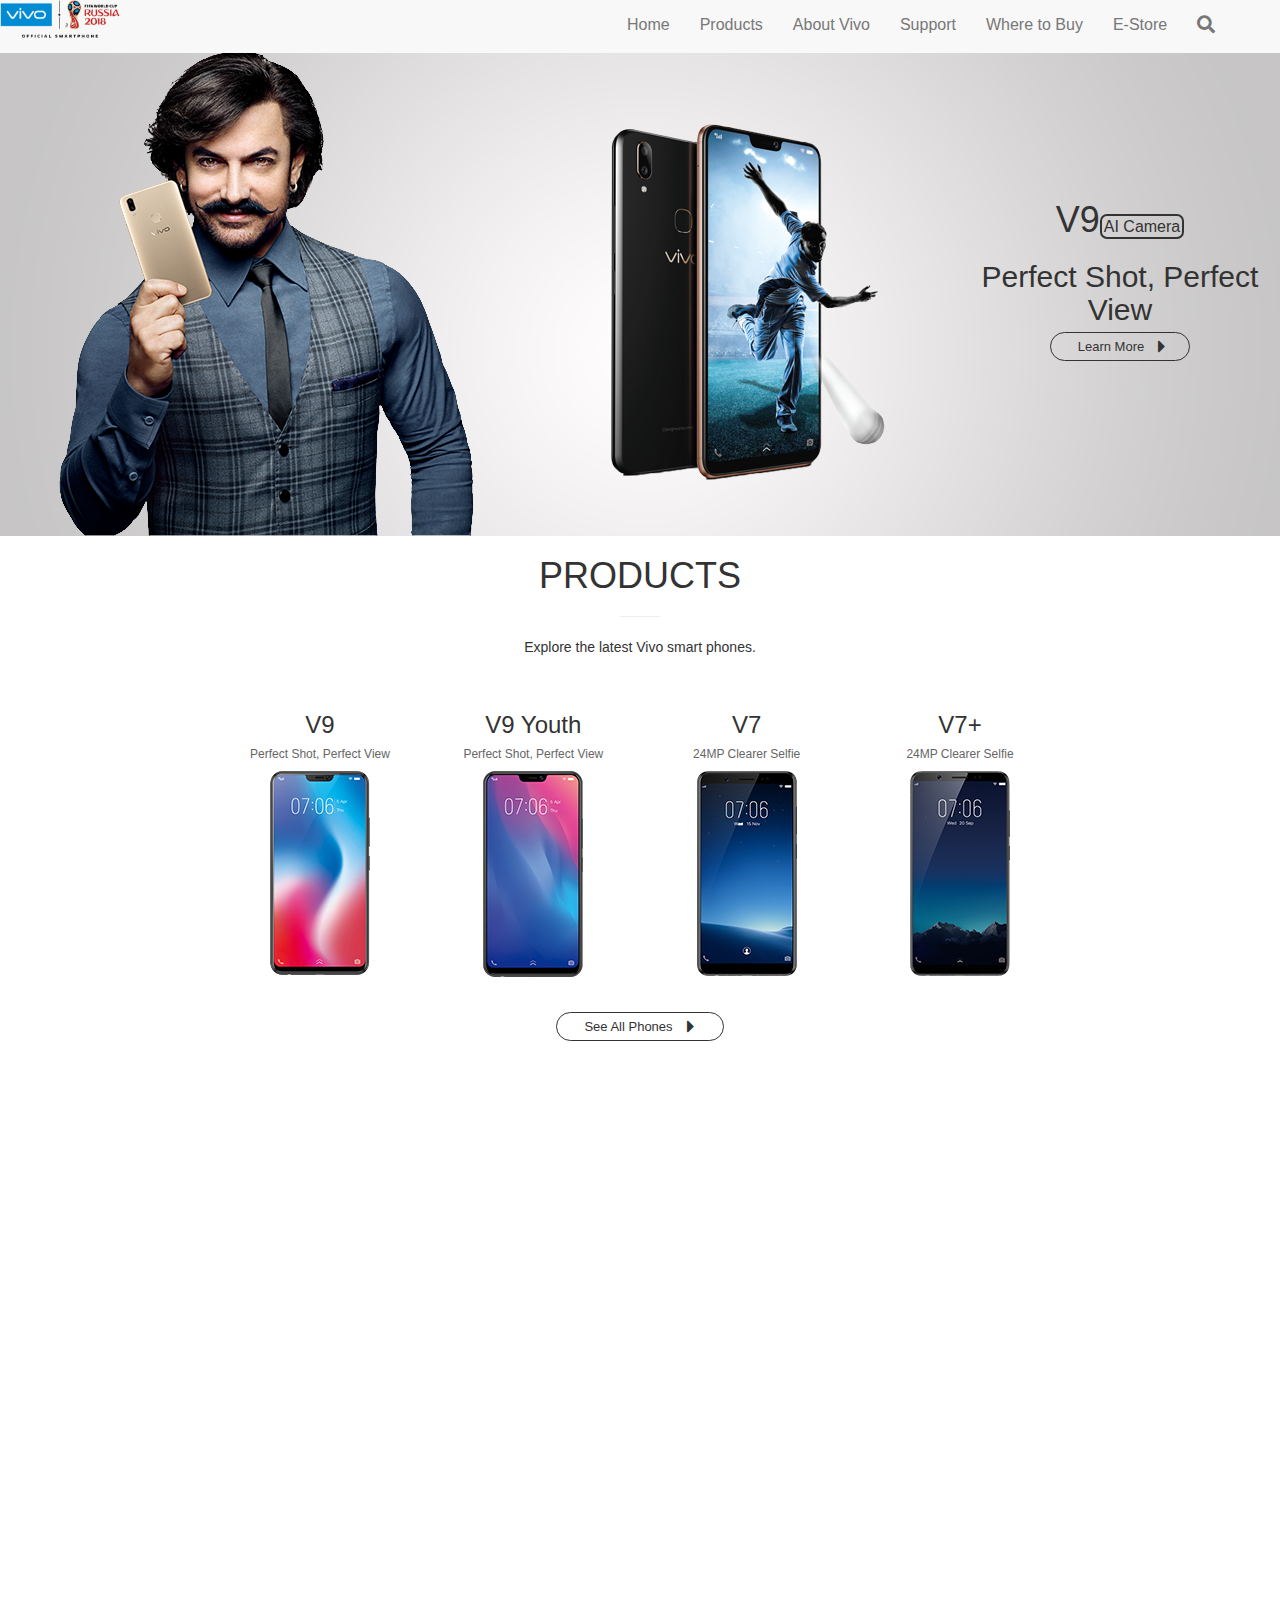
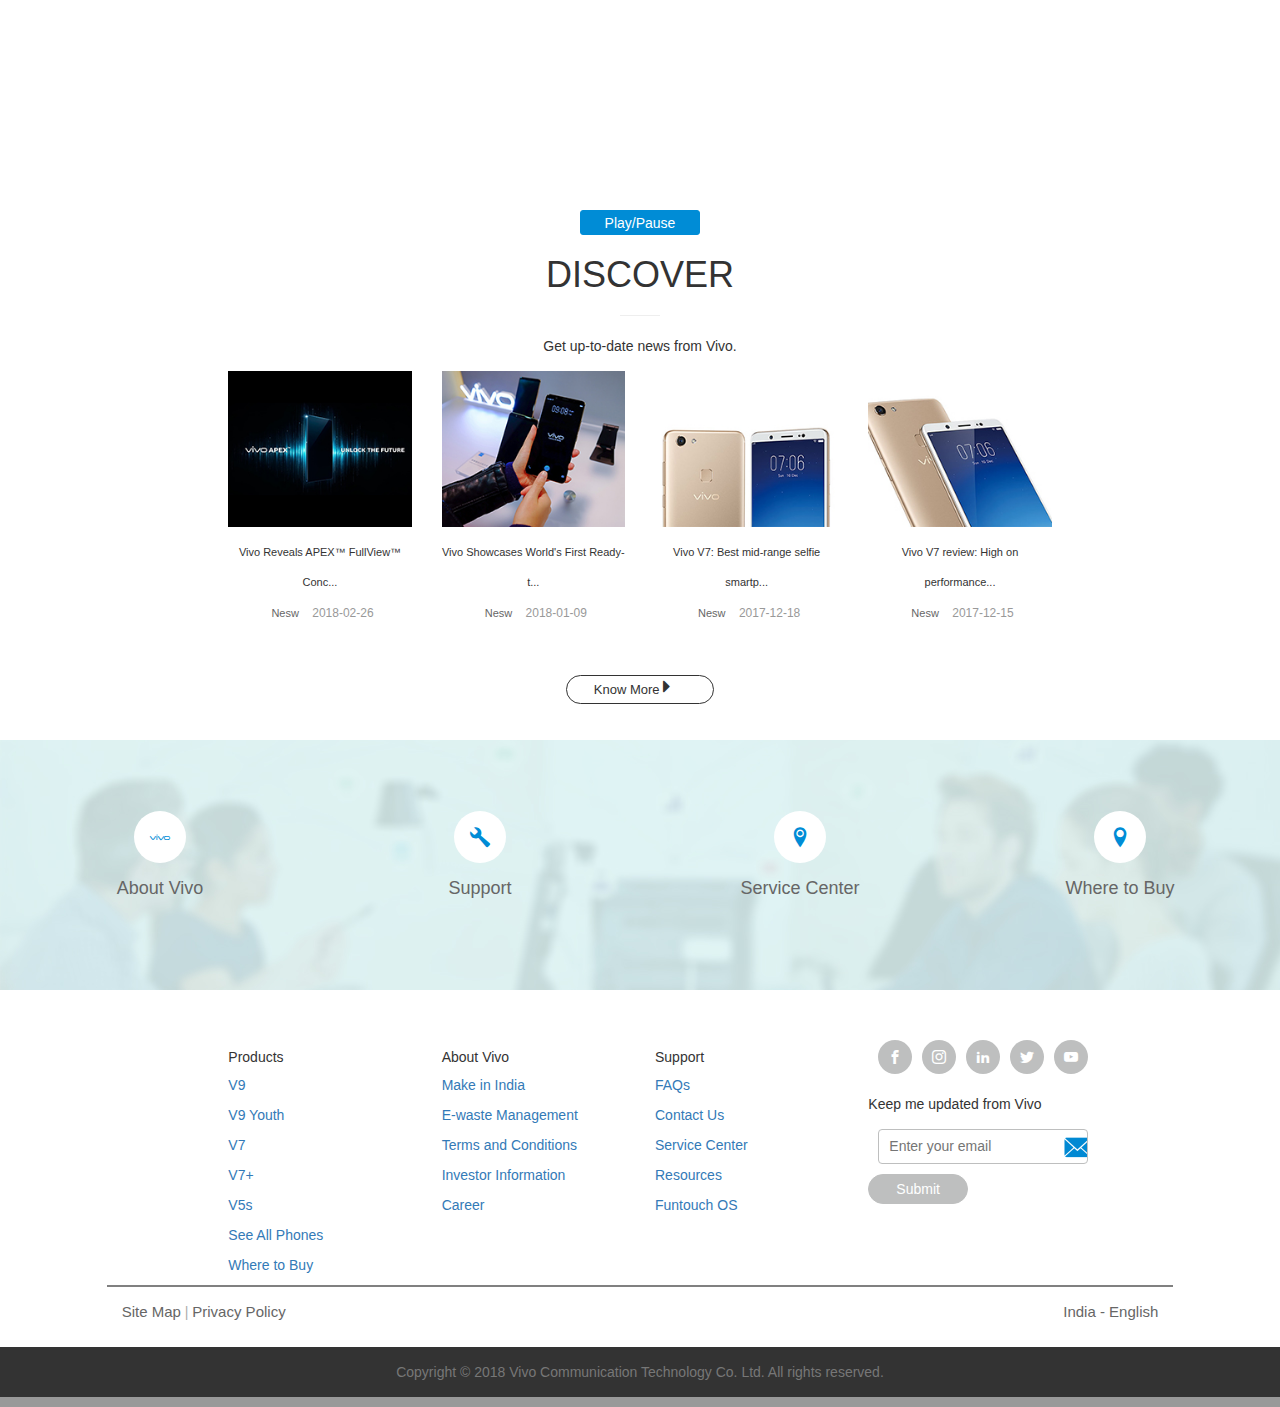
<file: bootstrapconvert/Index.html>
<!doctype html>
<html>
<head>
<meta charset="utf-8">
 <meta name="viewport" content="width=device-width, initial-scale=1">
<title>Homepage | Vivo India</title>

<link href="https://use.fontawesome.com/releases/v5.0.2/css/all.css" rel="stylesheet">
<link rel="shortcut icon" type="image" href="image/favicon.ico">
<link rel="stylesheet" type="text/css" href="css/bootstrap.css">
<script src="js/jquery-3.3.1.js"></script>
<script src="js/bootstrap.js"></script>
<link rel="stylesheet" type="text/css" href="css/style.css">
</head>

<body>
<div class="container-fluid" style="padding-top:50px;">	
<nav class="navbar-default navbar-fixed-top">
    <div class="navbar-header">
      <button type="button" class="navbar-toggle" data-toggle="collapse" data-target="#myNavbar">
        <span class="icon-bar"></span>
        <span class="icon-bar"></span>
        <span class="icon-bar"></span> 
      </button>
      <a href="#"><img src="image/logo.gif" alt="logo" width="120"/></a>
    </div>
    <div class="collapse navbar-collapse" id="myNavbar">
      <ul class="nav navbar-nav navbar-right">
        <li><a href="Index.html" class="nav_link">Home</a></li>
                            <li><a href="#" class="nav_link">Products</a></li>
                            <li><a href="#" class="nav_link">About Vivo</a></li>
                            <li><a href="#" class="nav_link">Support</a></li>
                            <li><a href="#" class="nav_link">Where to Buy</a></li>
                            <li><a href="#" class="nav_link">E-Store</a></li>
                            <li><a href="#" class="nav_link" style="width:112.85px; font-size:18px;"><i class="fas fa-search"></i></a>
                            	<ul class="list-unstyled">
                                	<form action="" method="post">
                                		<li><input type="search" name="search" placeholder="Search vivo.com" class="search_bar container"></li>
                                    </form>
                                </ul></li> 
      </ul>
      
    </div>
</nav>


<!--header start-->




<!-- class header nav-top-fix end here-->
  
<!--header close-->


<!--container_1 start-->
	<div class="row bgcolor">
    	<div class="col-lg-5 col-md-5 col-sm-12 col-xs-12" align="center">
     	<img src="image/amir.png" alt="amir.png" class="img img-responsive"/>
        </div>
        <div class="col-lg-4 col-md-4 col-sm-4 col-xs-12 visible-lg-block visible-md-block margin-top1" align="center">
        <img src="image/vivo_mobile.png" alt="vivo_mobile.png" class="img-responsive"/>
        </div>
        <div class="col-lg-3 col-md-3 col-sm-3 col-xs-12 visible-lg-block visible-md-block margin-top2" align="center">      

        	<h1>V9<span style="font-size:16px; border:2px solid #333; border-radius:7px; padding:2px;">AI Camera</span></h1>
        	<h2>Perfect Shot, Perfect View</h2>
        	<p><a href="#" class="container_1_link">Learn More <i class="fas fa-caret-right" style="font-size:20px; position:absolute; bottom:3px; left:107px;"></i></a></p>
        </div>
        
    </div>
<!--container_1 close row-->


<!--container_2 start-->
	<div class="row bgwhite">
    	<div class="col-lg-12 col-md-12 col-sm-12 col-xs-12" align="center">
        
    	<h1>PRODUCTS</h1>
        <center><hr  width="40px" size="2px" color="#999"/></center>
        <p>Explore the latest Vivo smart phones.</p>
        </div></div>
		<div class="row bgwhite padding-top10" align="center">
        	<div class="col-lg-2 col-md-2 col-sm-2 col-xs-12">
            </div>
        	<div class="col-lg-2 col-md-2 col-sm-4 col-xs-12 container_2_table_row">
            	<h3>V9</h3>
                <h6>Perfect Shot, Perfect View</h6>
            	<img src="image/vivoV9.png" alt="vivoV9.png"/>
            </div>
            
            <div class="col-lg-2 col-md-2 col-sm-4 col-xs-12 container_2_table_row">
            	<h3>V9 Youth</h3>
                <h6>Perfect Shot, Perfect View</h6>
            	<img src="image/vivoV9youth.png" alt="vivoV9youth.png"/>
            </div>
            
            <div class="col-lg-2 col-md-2 col-sm-4 col-xs-12 container_2_table_row col-sm-offset-2 col-md-offset-0">
            	<h3>V7</h3>
                <h6>24MP Clearer Selfie</h6>
            	<img src="image/vivoV7.png" alt="vivoV7.png"/>
            </div>
            
            <div class="col-lg-2 col-md-2 col-sm-4 col-xs-12 container_2_table_row">
            	<h3>V7+</h3>
                <h6>24MP Clearer Selfie</h6>
            	<img src="image/vivoV7plus.png" alt="vivoV7plus.png"/>
            </div>
            <div class="col-lg-2 col-md-2 col-sm-2 col-xs-12">
            </div>
		</div>
		<div class="row bgwhite">
            <div class="col-lg-12 col-md-12 col-sm-12 col-xs-12" align="center">
            <p><a href="#" class="container_2_link">See All Phones <i class="fas fa-caret-right" style="font-size:20px; position:absolute; bottom:3px; left:130px;"></i></a></p>
            </div>
        </div>  
<!--container_2 close-->


<!--container_3 start-->
	<div class="row bgwhite">
    	
        	<video id="video1" class="col-lg-12 col-md-12 col-sm-12 col-xs-12">
            	<source src="video/GenYoutube.net_Bokeh_Mode__Vivo_V9.mp4" type="video/mp4">
            </video>
       
	</div>
	<div class="row bgwhite">
        <div class="col-lg-12 col-md-12 col-sm-12 col-xs-12 bgwhite margin-top" align="center">
        <button onclick="playPause()" class="play_button"><span style="color:#fff;">Play/Pause</span></button>
		</div></div>
	
	
<!--container_3 close-->


<!--container_4 start-->
	<div class="row bgwhite">
    	<h1 align="center">DISCOVER</h1>
        <center><hr  width="40px" size="2px" color="#999"/></center>
        <div class="col-lg-12 col-md-12 col-sm-12 col-xs-12" align="center">Get up-to-date news from Vivo.</div>
	</div>
	<div class="row bgwhite padding-top10" align="center">
		 	<div class="col-lg-2 col-md-2 col-sm-2 col-xs-4"></div>
        	 <div class="col-lg-2 col-md-2 col-sm-4 col-xs-12 container_4_table_row">
            	<img src="image/picture1.jpg" alt="picture1.jpg" class="img img-responsive"/>
                <h5>Vivo Reveals APEX&#8482; FullView&#8482; Conc...</h5>
                <h6><span class="nesw">Nesw</span> 2018-02-26</h6>
            </div> 
            
           <div class="col-lg-2 col-md-2 col-sm-4 col-xs-12 container_4_table_row">
            	<img src="image/picture2.jpg" alt="picture2.jpg" class="img img-responsive"/>
                <h5>Vivo Showcases World's First Ready-t...</h5>
                <h6><span class="nesw">Nesw</span> 2018-01-09</h6>
            </div> 
            <div class="col-lg-2 col-md-2 col-sm-4 col-xs-12 container_4_table_row col-sm-offset-2 col-md-offset-0">
            	<img src="image/picture3.jpg" alt="picture3.jpg" class="img img-responsive"/>
                <h5>Vivo V7: Best mid-range selfie smartp...</h5>
                <h6><span class="nesw">Nesw</span> 2017-12-18</h6>
            </div> 
            
             <div class="col-lg-2 col-md-2 col-sm-4 col-xs-12 container_4_table_row">
            	<img src="image/picture4.jpg" alt="picture4.jpg" class="img img-responsive"/>
                <h5>Vivo V7 review: High on performance...</h5>
                <h6><span class="nesw">Nesw</span> 2017-12-15</h6>                
            </div>
			  </div> 
         <!-- end of row -->
		

        
        <div class="bgwhite row" align="center"><a href="#" class="container_4_link">Know More <i class="fas fa-caret-right" style="font-size:20px;"></i></a></div>
		 

        
<!--container_4 close-->


<!--container_5 start-->
	<div class="row container_5 center_line" align="center">
        	<a href="#"><figure class="col-lg-3 col-md-3 col-sm-3 col-xs-6">
        	<span class="icon-vivo container_5_icon_1"></span>
            <figcaption>About Vivo</figcaption>
            </figure></a>
            
            <a href="#"><figure class="col-lg-3 col-md-3 col-sm-3 col-xs-6">
            <span class="icon-wrench container_5_icon_2"></span>
            <figcaption>Support</figcaption>
            </figure></a>
            
            <a href="#"><figure class="col-lg-3 col-md-3 col-sm-3 col-xs-6">
            <span class="icon-location1 container_5_icon_2"></span>
            <figcaption>Service Center</figcaption>
            </figure></a>
            
            <a href="#"><figure class="col-lg-3 col-md-3 col-sm-3 col-xs-6">
            <span class="icon-location2 container_5_icon_2"></span>
            <figcaption>Where to Buy</figcaption>
            </figure></a>
    </div>
<!--container_5 close-->


<!--container_6 start-->
<!-- container 6 1st row  start -->
	<div class="row bgwhite container-top-space">
			<div class="col-lg-2 col-md-2 col-sm-1 col-xs-2"></div>
        	<div class="col-lg-2 col-md-2 col-sm-2 col-xs-12">
            	<h5>Products</h5>
                <p><a href="#" class="container_6_links">V9</a></p>
                <p><a href="#" class="container_6_links">V9 Youth</a></p>
                <p><a href="#" class="container_6_links">V7</a></p>
                <p><a href="#" class="container_6_links">V7+</a></p>
                <p><a href="#" class="container_6_links">V5s</a></p>
                <p><a href="#" class="container_6_links">See All Phones</a></p>
                <p><a href="#" class="container_6_links">Where to Buy</a></p>
            </div>
            
            <div class="col-lg-2 col-md-2 col-sm-2 col-xs-12">
            	<h5>About Vivo</h5>
                <p><a href="#" class="container_6_links">Make in India</a></p>
                <p><a href="#" class="container_6_links">E-waste Management</a></p>
                <p><a href="#" class="container_6_links">Terms and Conditions</a></p>
                <p><a href="#" class="container_6_links">Investor Information</a></p>
                <p><a href="#" class="container_6_links">Career</a></p>
				<p><a href="#" class="container_6_links">&nbsp;</a></p>
                <p><a href="#" class="container_6_links">&nbsp;</a></p>
            </div> 
			
            <div class="col-lg-2 col-md-2 col-sm-2 col-xs-12">
            	<h5>Support</h5>
                <p><a href="#" class="container_6_links">FAQs</a></p>
                <p><a href="#" class="container_6_links">Contact Us</a></p>
                <p><a href="#" class="container_6_links">Service Center</a></p>
                <p><a href="#" class="container_6_links">Resources</a></p>
                <p><a href="#" class="container_6_links">Funtouch OS</a></p>
            </div>
            
            <div class="col-lg-2 col-md-2 col-sm-2 col-xs-12 top-margin>
				<p align="center" style="width:290px;">
            	<a href="#"><span class="icon-facebook social_icon_facebook"></span></a>
                <a href="#"><span class="icon-instagram social_icon_instagram"></span></a>
                <a href="#"><span class="icon-linkedin social_icon_linkedin"></span></a>
                <a href="#"><span class="icon-twitter social_icon_twitter"></span></a>
                <a href="#"><span class="icon-youtube social_icon_youtube"></span></a><br/><br/>
				</p>
                
                <p style="width:200px;">Keep me updated from Vivo</p>

                <form action="#" method="post">
                <input type="email" name="email" placeholder="Enter your email" class="email"><br>
				<span>
                <input type="submit" value="Submit" class="submit"> 
				</span>
                </form>
            </div>
			<div class="col-lg-2 col-md-2 col-sm-2 col-xs-2"></div>
			
		
    </div>
	<!-- container 6 1st row  end -->
	<div class="row bgwhite">
		<div class="col-lg-1"></div>
		<div class="col-lg-10" style="border-top:solid 2px grey;"></div>
		<div class="col-lg-1"></div>
	</div>
    <div class="row bgwhite">
			<div class="col-lg-1"></div>
        	<div class="col-lg-5">
            <p><a href="#" class="pera_1">Site Map</a> <span style="color:#adabab;">|</span> <a href="#" class="pera_1">Privacy Policy</a></p>
            </div>
            
            <div style="height:50px; float:left;" class="col-lg-5">
            <p><a href="#" class="pera_2">India - English</a></p>
            </div>
			<div class="col-lg-1"></div>
    </div>
<!--container_6 close-->


<!--bottomm start-->
	<div class="row">
	<bottom>
    	<p class="bottom" align="center">Copyright © 2018 Vivo Communication Technology Co. Ltd. All rights reserved.</p>
    </bottom>
	</div>
<!--bottom close-->

</div>

</body>
</html>

<script> 
var myVideo = document.getElementById("video1"); 

function playPause(){ 
    if (myVideo.paused) 
        myVideo.play(); 
    else 
        myVideo.pause(); 
}  

/*$(document).ready(function(){
$(window).resize(function(){
if ($(window).width()  >= 768 && $(window).width()  <= 990 ) 
{
$("#left-mar-mo-box").addClass("col-sm-2");
$("#addclass2").addClass("col-sm-12");
$("#addclass1").addClass("col-sm-1");
} 
else
	{
$("#left-mar-mo-box").removeClass("col-sm-2");
$("#addclass2").removeClass("col-sm-12");
$("#addclass1").removeClass("col-sm-1");
}
});
});*/
</script>
</file>
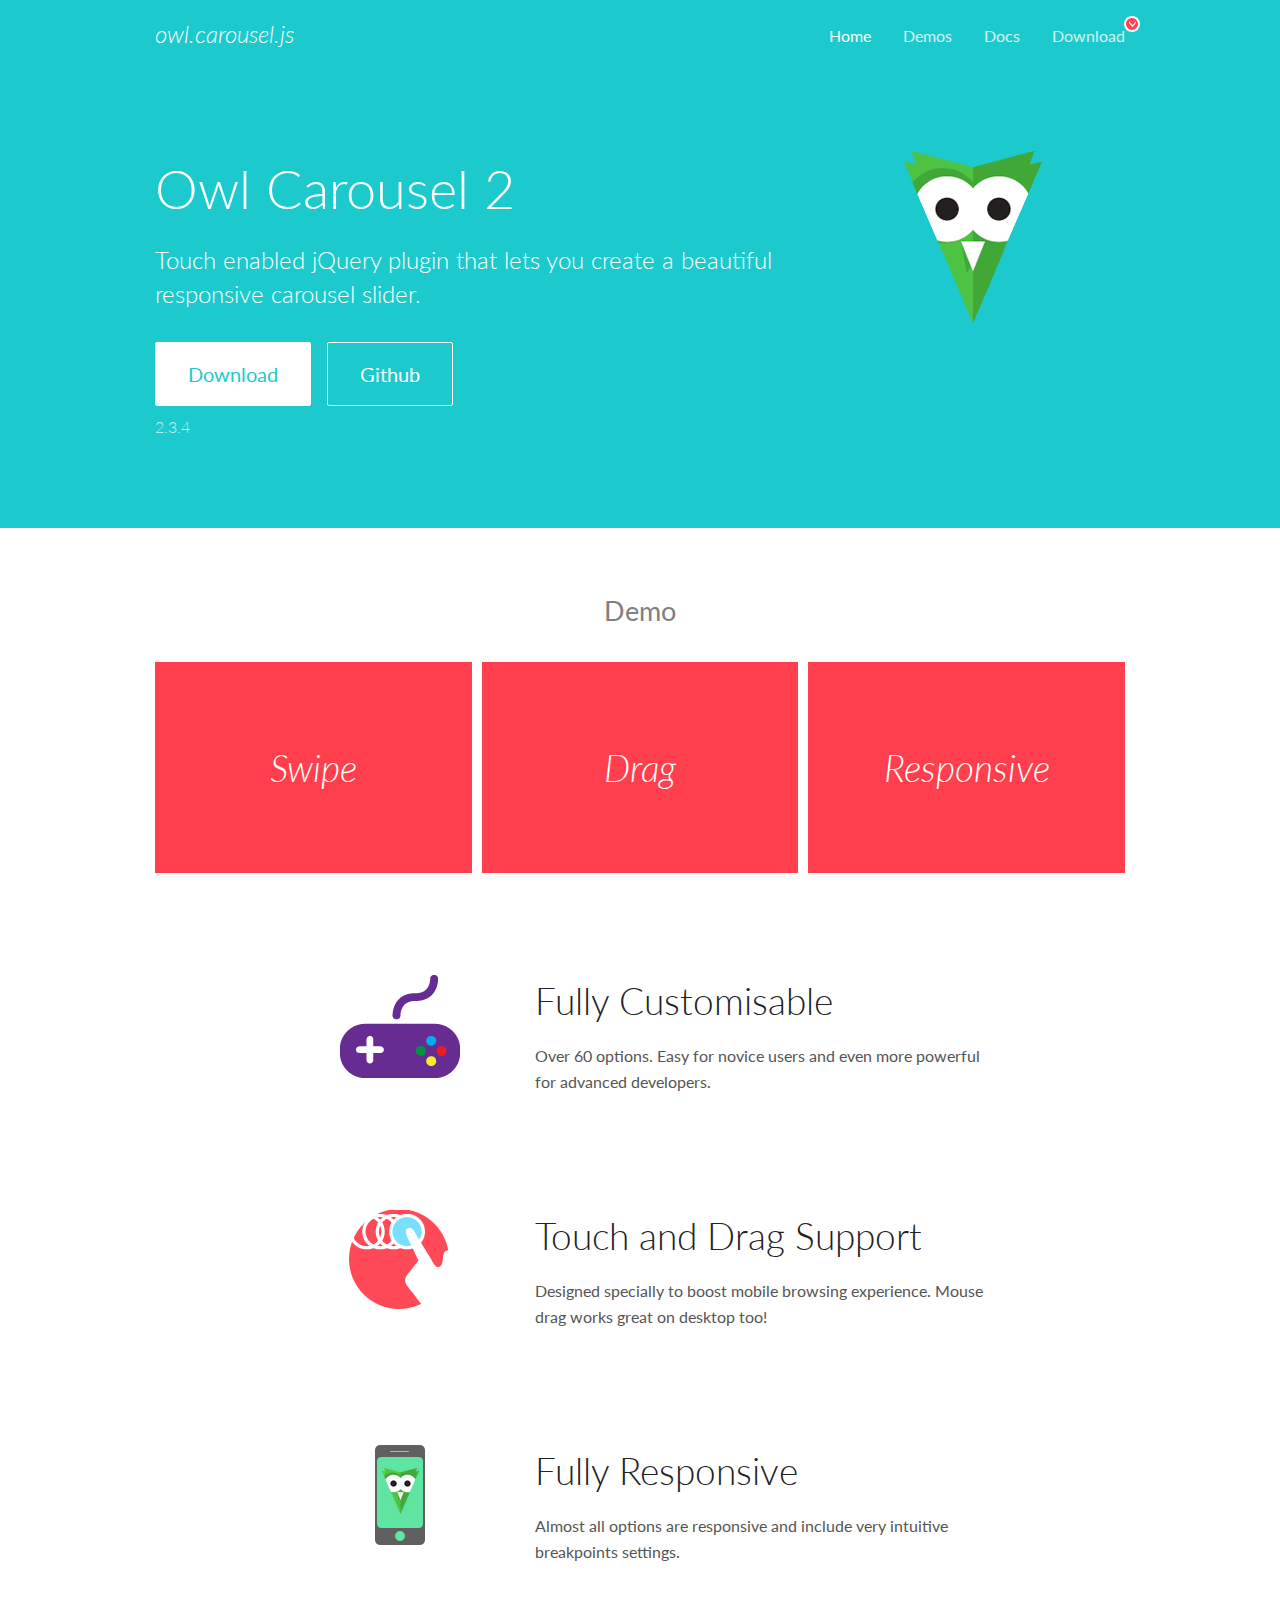
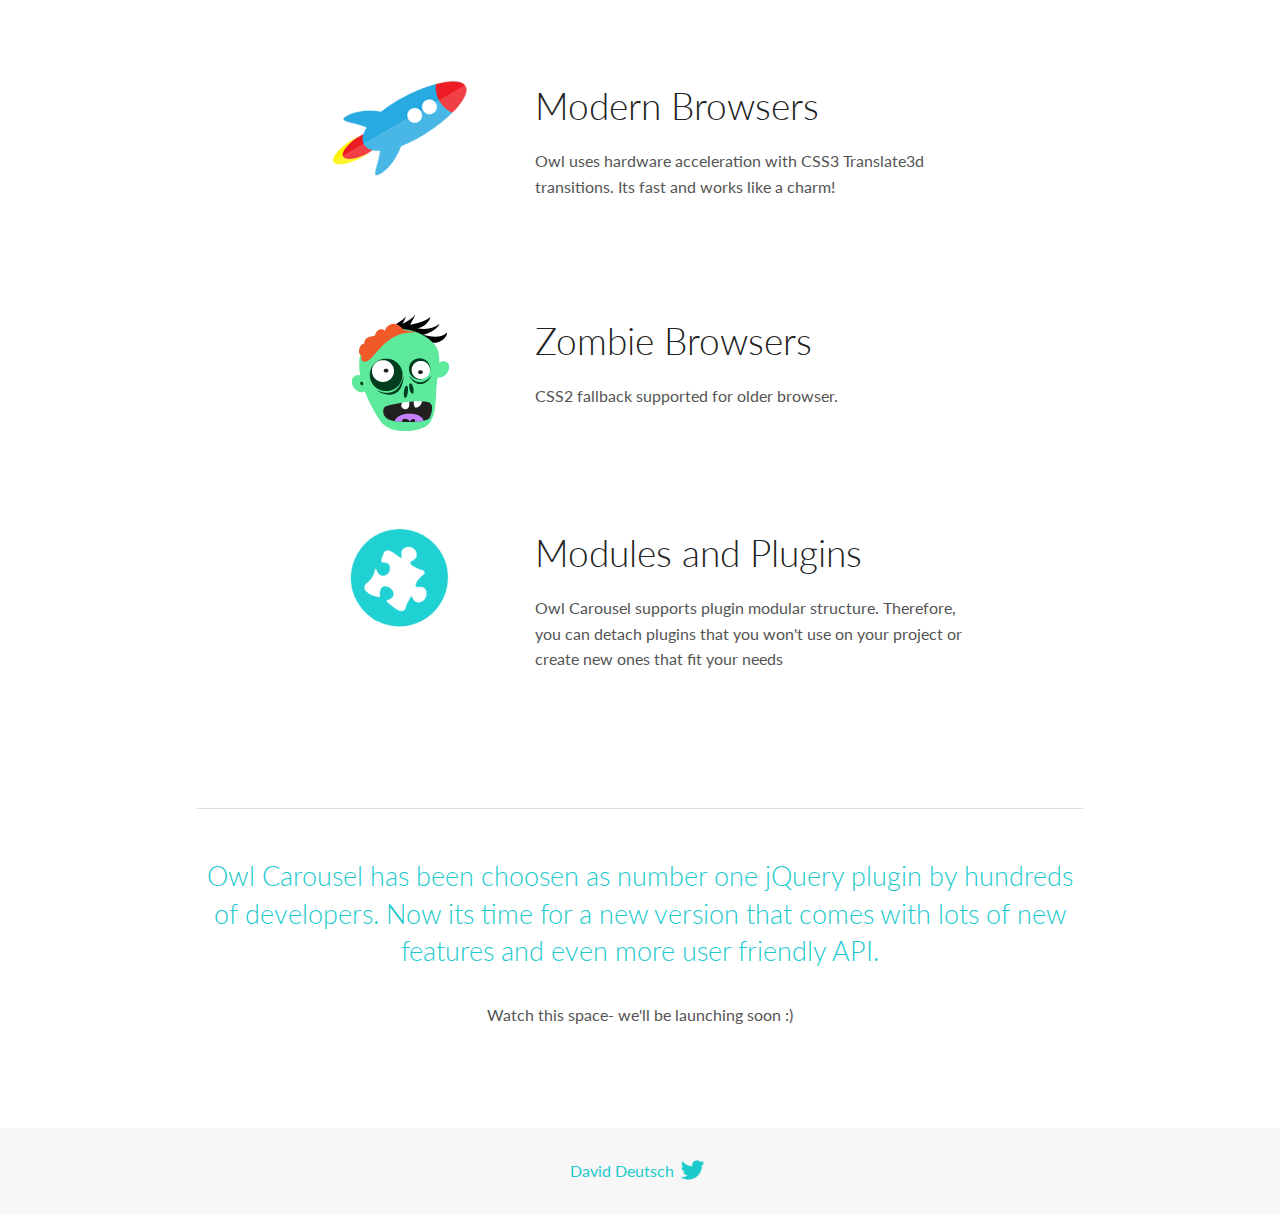
<file: honor-20210713T164151Z-001/honor/js/OwlCarousel2-2.3.4/OwlCarousel2-2.3.4/docs/index.html>
<!DOCTYPE html>
<html lang="en">
  <head>

    <!-- head -->
    <meta charset="utf-8">
    <meta name="msapplication-tap-highlight" content="no" />
    <meta name="viewport" content="width=device-width, initial-scale=1.0" />
    <meta name="description" content="Touch enabled jQuery plugin that lets you create beautiful responsive carousel slider.">
    <meta name="author" content="David Deutsch">
    <title>
      Home | Owl Carousel | 2.3.4
    </title>

    <!-- Stylesheets -->
    <link href='https://fonts.googleapis.com/css?family=Lato:300,400,700,400italic,300italic' rel='stylesheet' type='text/css'>
    <link rel="stylesheet" href="assets/css/docs.theme.min.css">

    <!-- Owl Stylesheets -->
    <link rel="stylesheet" href="assets/owlcarousel/assets/owl.carousel.min.css">
    <link rel="stylesheet" href="assets/owlcarousel/assets/owl.theme.default.min.css">

    <!-- HTML5 shim and Respond.js IE8 support of HTML5 elements and media queries -->

    <!--[if lt IE 9]>
      <script src="https://oss.maxcdn.com/libs/html5shiv/3.7.0/html5shiv.js"></script>
      <script src="https://oss.maxcdn.com/libs/respond.js/1.3.0/respond.min.js"></script>
    <![endif]-->

    <!-- Favicons -->
    <link rel="apple-touch-icon-precomposed" sizes="144x144" href="assets/ico/apple-touch-icon-144-precomposed.png">
    <link rel="shortcut icon" href="assets/ico/favicon.png">
    <link rel="shortcut icon" href="favicon.ico">

    <!-- Yeah i know js should not be in header. Its required for demos.-->

    <!-- javascript -->
    <script src="assets/vendors/jquery.min.js"></script>
    <script src="assets/owlcarousel/owl.carousel.js"></script>
  </head>
  <body>

    <!-- header -->
    <header class="header">
      <div class="row">
        <div class="large-12 columns">
          <div class="brand left">
            <h3>
              <a href="/OwlCarousel2/">owl.carousel.js</a> 
            </h3>
          </div>
          <a id="toggle-nav" class="right">
            <span></span> <span></span> <span></span> 
          </a> 
          <div class="nav-bar">
            <ul class="clearfix">
              <li class="active">
                <a href="/OwlCarousel2/index.html">Home</a> 
              </li>
              <li> <a href="/OwlCarousel2/demos/demos.html">Demos</a>  </li>
              <li> <a href="/OwlCarousel2/docs/started-welcome.html">Docs</a>  </li>
              <li>
                <a href="https://github.com/OwlCarousel2/OwlCarousel2/archive/2.3.4.zip">Download</a> 
                <span class="download"></span> 
              </li>
            </ul>
          </div>
        </div>
      </div>
    </header>

    <!-- home panel -->
    <section id="hero">
      <div class="row">
        <div class="large-8 medium-8 columns">
          <h1>Owl Carousel 2</h1>
          <h4>Touch enabled jQuery plugin that lets you create a beautiful responsive carousel slider.</h4>
          <a href="https://github.com/OwlCarousel2/OwlCarousel2/archive/2.3.4.zip" class="hero-button">Download</a> 
          <a href="https://github.com/OwlCarousel2/OwlCarousel2" class="hero-button outline">Github</a> 
          <p>2.3.4</p>
        </div>
        <div class="large-4 medium-4 columns">
          <img class="owl-logo" src="assets/img/owl-logo.png" alt="mr. Owl">
        </div>
      </div>
    </section>

    <!-- body -->
    <div class="home-demo">
      <div class="row">
        <div class="large-12 columns">
          <h3>Demo</h3>
          <div class="owl-carousel">
            <div class="item">
              <h2>Swipe</h2>
            </div>
            <div class="item">
              <h2>Drag</h2>
            </div>
            <div class="item">
              <h2>Responsive</h2>
            </div>
            <div class="item">
              <h2>CSS3</h2>
            </div>
            <div class="item">
              <h2>Fast</h2>
            </div>
            <div class="item">
              <h2>Easy</h2>
            </div>
            <div class="item">
              <h2>Free</h2>
            </div>
            <div class="item">
              <h2>Upgradable</h2>
            </div>
            <div class="item">
              <h2>Tons of options</h2>
            </div>
            <div class="item">
              <h2>Infinity</h2>
            </div>
            <div class="item">
              <h2>Auto Width</h2>
            </div>
          </div>
        </div>
      </div>
    </div>
    <script>
      var owl = $('.owl-carousel');
      owl.owlCarousel({
        margin: 10,
        loop: true,
        responsive: {
          0: {
            items: 1
          },
          600: {
            items: 2
          },
          1000: {
            items: 3
          }
        }
      })
    </script>

    <!-- features -->
    <div id="features">
      <div class="row">
        <div class="small-12 medium-9 small-centered columns">
          <section class="row feature">
            <div class="medium-4 small-12 columns">
              <img src="assets/img/feature-options.png" alt="">
            </div>
            <div class="medium-8 small-12 columns">
              <h2>Fully Customisable</h2>
              <p>Over 60 options. Easy for novice users and even more powerful for advanced developers.</p>
            </div>
          </section>
          <section class="row feature">
            <div class="medium-4 small-12 columns">
              <img src="assets/img/feature-drag.png" alt="">
            </div>
            <div class="medium-8 small-12 columns">
              <h2>Touch and Drag Support</h2>
              <p>Designed specially to boost mobile browsing experience. Mouse drag works great on desktop too!</p>
            </div>
          </section>
          <section class="row feature">
            <div class="medium-4 small-12 columns">
              <img src="assets/img/feature-responsive.png" alt="">
            </div>
            <div class="medium-8 small-12 columns">
              <h2>Fully Responsive</h2>
              <p>Almost all options are responsive and include very intuitive breakpoints settings.</p>
            </div>
          </section>
          <section class="row feature">
            <div class="medium-4 small-12 columns">
              <img src="assets/img/feature-modern.png" alt="">
            </div>
            <div class="medium-8 small-12 columns">
              <h2>Modern Browsers</h2>
              <p>Owl uses hardware acceleration with CSS3 Translate3d transitions. Its fast and works like a charm! </p>
            </div>
          </section>
          <section class="row feature">
            <div class="medium-4 small-12 columns">
              <img src="assets/img/feature-zombie.png" alt="">
            </div>
            <div class="medium-8 small-12 columns">
              <h2>Zombie Browsers</h2>
              <p>CSS2 fallback supported for older browser.</p>
            </div>
          </section>
          <section class="row feature">
            <div class="medium-4 small-12 columns">
              <img src="assets/img/feature-module.png" alt="">
            </div>
            <div class="medium-8 small-12 columns">
              <h2>Modules and Plugins</h2>
              <p>Owl Carousel supports plugin modular structure. Therefore, you can detach plugins that you won&#x27;t use on your project or create new ones that fit your needs</p>
            </div>
          </section>
        </div>
      </div>
    </div>

    <!-- footer -->
    <section id="teaser-text">
      <div class="row">
        <div class="small-12 medium-11 small-centered columns">
          <hr>
          <h3 id="owl-carousel-has-been-choosen-as-number-one-jquery-plugin-by-hundreds-of-developers-now-its-time-for-a-new-version-that-comes-with-lots-of-new-features-and-even-more-user-friendly-api-">Owl Carousel has been choosen as number one jQuery plugin by hundreds of developers. Now its time for a new version that comes with lots of new features and even more user friendly API.</h3>
          <p>Watch this space- we&#39;ll be launching soon :)</p>
        </div>
      </div>
    </section>

    <!-- footer -->
    <footer class="footer">
      <div class="row">
        <div class="large-12 columns">
          <h5>
            <a href="/OwlCarousel2/docs/support-contact.html">David Deutsch</a> 
            <a id="custom-tweet-button" href="https://twitter.com/share?url=https://github.com/OwlCarousel2/OwlCarousel2&text=Owl Carousel - This is so awesome! " target="_blank"></a> 
          </h5>
        </div>
      </div>
    </footer>

    <!-- vendors -->
    <script src="assets/vendors/highlight.js"></script>
    <script src="assets/js/app.js"></script>
  </body>
</html>
</file>
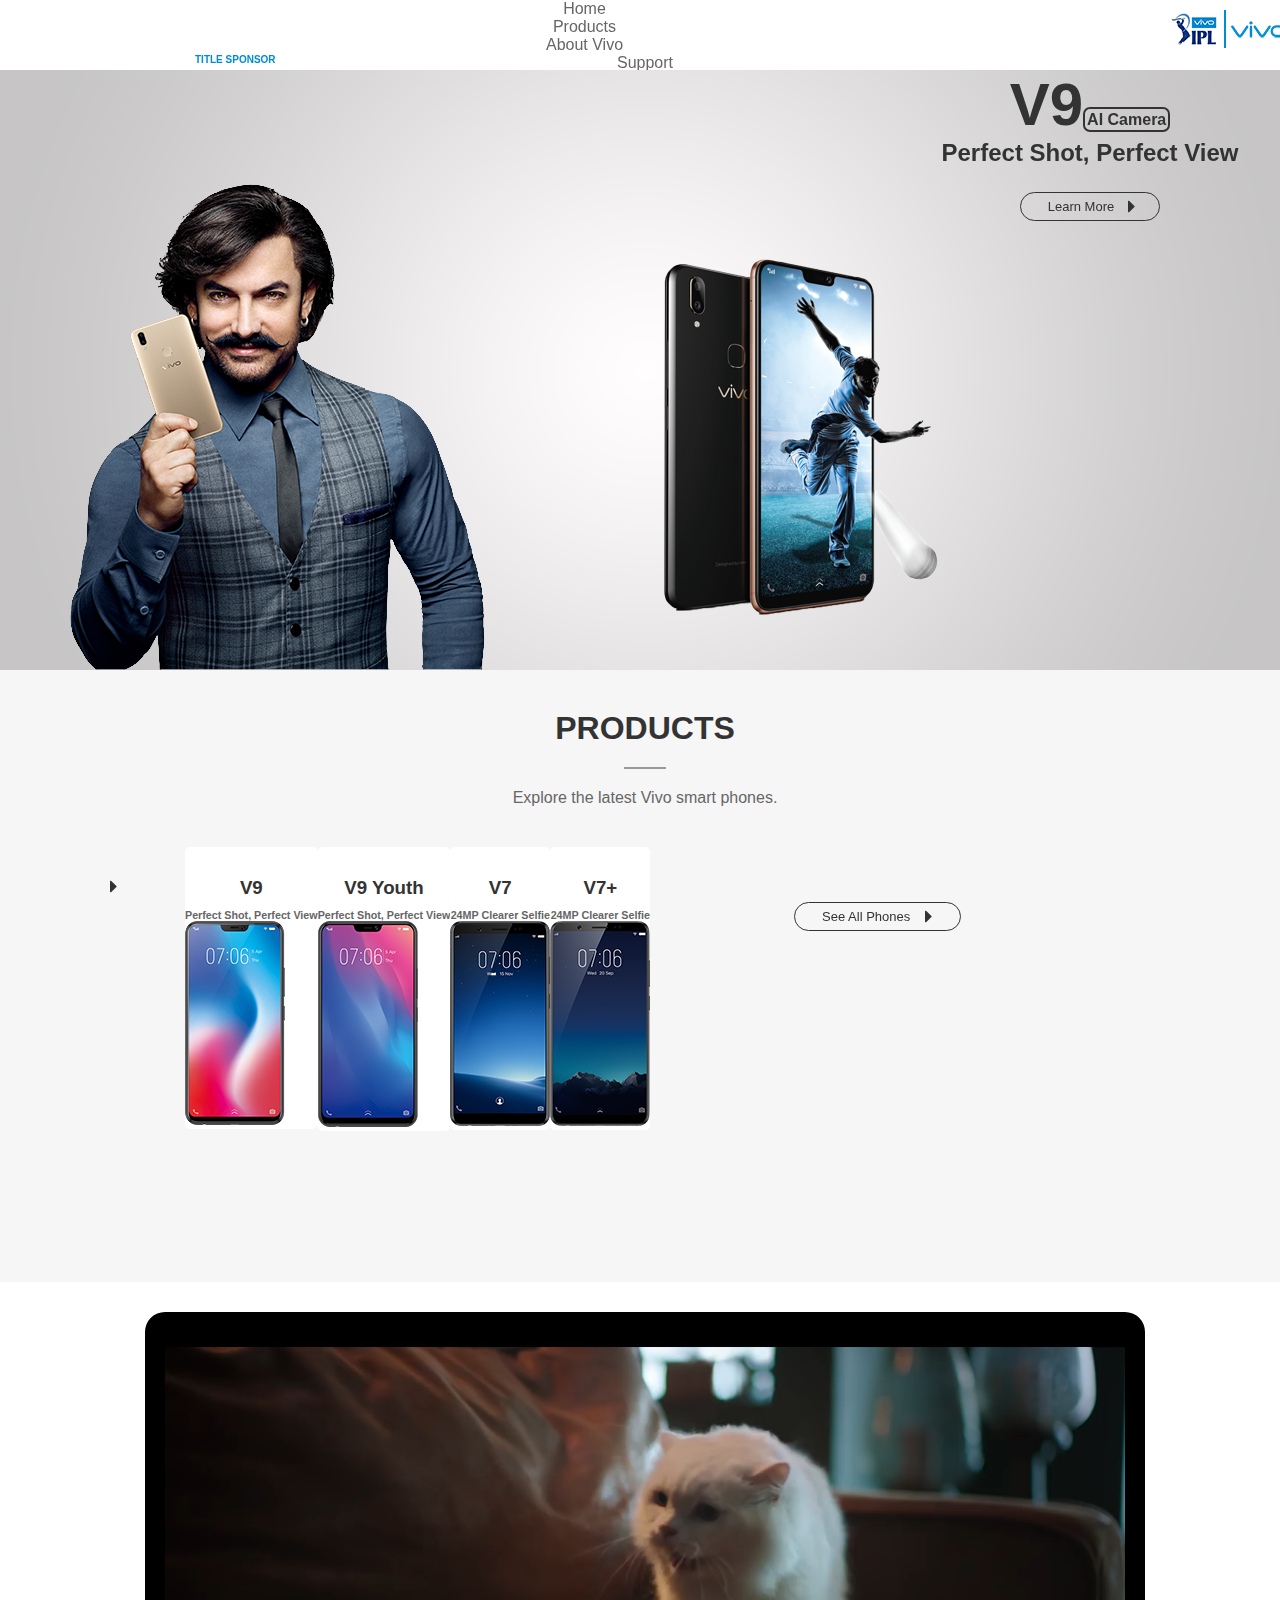
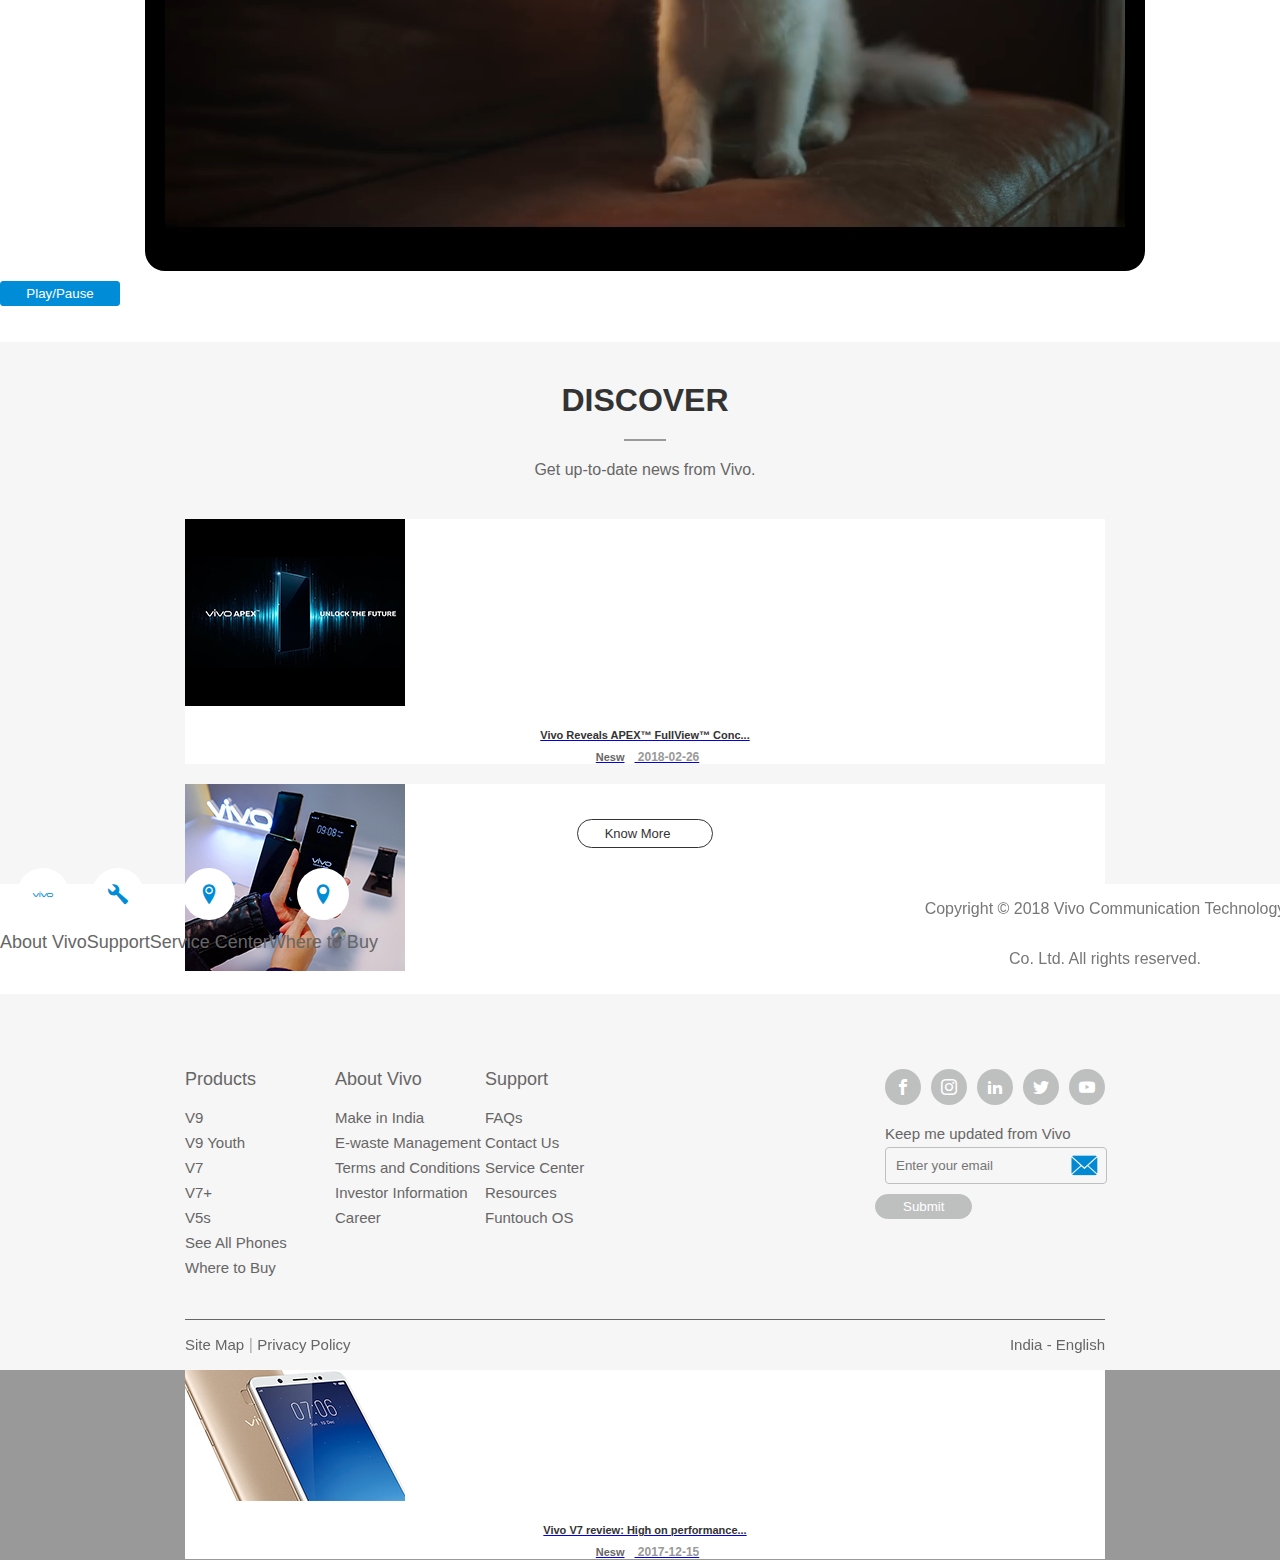
<file: bootstrapconvert/oldindex.html>
<!doctype html>
<html>
<head>
<meta charset="utf-8">
<title>Homepage | Vivo India</title>

<link href="https://use.fontawesome.com/releases/v5.0.2/css/all.css" rel="stylesheet">
<link rel="shortcut icon" type="image" href="image/favicon.ico">
<link rel="stylesheet" type="text/css" href="css/style.css">
</head>

<body>

<div id="wrapper" class="clearfix"> 

<!--header start-->
	<header>
    	<div class="header_left">
        	<div class="image_div">
            	<a href="Index.html"><img src="image/ipllogo.png" alt="ipllogo.png" valign="middle" style="border-right:2px solid #008cd6; padding-right:5px;"/></a>
                <a href="Index.html"><img src="image/vivologo.png" alt="vivologo.png" valign="middle"/>
            </div></a>
            
            <a href="Index.html"><p style="color:#008cd6; font-size:10px; font-weight:bold; line-height:120px; position:absolute; left:195px;">TITLE SPONSOR</p></a>
        </div>
        
        <div class="header_right">
        	<center><nav>
            			<ul>
                        	<li><a href="Index.html" class="nav_link">Home</a></li>
                            <li><a href="#" class="nav_link">Products</a></li>
                            <li><a href="#" class="nav_link">About Vivo</a></li>
                            <li><a href="#" class="nav_link">Support</a></li>
                            <li><a href="#" class="nav_link">Where to Buy</a></li>
                            <li><a href="#" class="nav_link">E-Store</a></li>
                            <li><a href="#" class="nav_link" style="width:112.85px; font-size:18px;"><i class="fas fa-search"></i></a>
                            	<ul>
                                	<form action="" method="post">
                                		<li><input type="search" name="search" placeholder="Search vivo.com" class="search_bar"></li>
                                    </form>
                                </ul></li>
                   		</ul>
            </nav></center>
        </div>
    </header>
<!--header close-->


<!--container_1 start-->
	<div class="container_1">
     	<img src="image/amir.png" alt="amir.png" style="position:absolute; bottom:0px; left:70px;"/>
        <img src="image/vivo_mobile.png" alt="vivo_mobile.png" style="position:absolute; bottom:50px; left:650px;"/>
        <div class="container_1_text_box">
        	<h1>V9<span style="font-size:16px; border:2px solid #333; border-radius:7px; padding:2px;">AI Camera</span></h1>
        	<h2>Perfect Shot, Perfect View</h2>
        	<p><a href="#" class="container_1_link">Learn More <i class="fas fa-caret-right" style="font-size:20px; position:absolute; bottom:3px; left:107px;"></i></a></p>
        </div>
    </div>
<!--container_1 close-->


<!--container_2 start-->
	<div class="container_2">
    	<h1>PRODUCTS</h1>
        <center><hr  width="40px" size="2px" color="#999"/></center>
        <p>Explore the latest Vivo smart phones.</p>
        
        <div class="center_table">
        	<div class="container_2_table_row">
            	<h3>V9</h3>
                <h6>Perfect Shot, Perfect View</h6>
            	<img src="image/vivoV9.png" alt="vivoV9.png" class="container_2_image"/>
            </div>
            
            <div class="container_2_table_row">
            	<h3>V9 Youth</h3>
                <h6>Perfect Shot, Perfect View</h6>
            	<img src="image/vivoV9youth.png" alt="vivoV9youth.png" class="container_2_image"/>
            </div>
            
            <div class="container_2_table_row">
            	<h3>V7</h3>
                <h6>24MP Clearer Selfie</h6>
            	<img src="image/vivoV7.png" alt="vivoV7.png" class="container_2_image"/>
            </div>
            
            <div class="container_2_table_row">
            	<h3>V7+</h3>
                <h6>24MP Clearer Selfie</h6>
            	<img src="image/vivoV7plus.png" alt="vivoV7plus.png" class="container_2_image"/>
            </div>
            
            <p><a href="#" class="container_2_link">See All Phones <i class="fas fa-caret-right" style="font-size:20px; position:absolute; bottom:3px; left:130px;"></i></a></p>
        </div>  
    </div>
<!--container_2 close-->


<!--container_3 start-->
	<div class="container_3">
    	<div class="video_container">
        	<video width="960" height="540" id="video1">
            	<source src="video/GenYoutube.net_Bokeh_Mode__Vivo_V9.mp4" type="video/mp4">
            </video>
        </div>
        
        <button onclick="playPause()" class="play_button"><span style="color:#fff;">Play/Pause</span></button>
    </div>
<!--container_3 close-->


<!--container_4 start-->
	<div class="container_4">
    	<h1>DISCOVER</h1>
        <center><hr  width="40px" size="2px" color="#999"/></center>
        <p>Get up-to-date news from Vivo.</p>
        
        <div class="center_table">
        	<a href="#"><div class="container_4_table_row">
            	<img src="image/picture1.jpg" alt="picture1.jpg"/>
                <h5>Vivo Reveals APEX&#8482; FullView&#8482; Conc...</h5>
                <h6><span class="nesw">Nesw</span> 2018-02-26</h6>
            </div></a>
            
            <a href="#"><div class="container_4_table_row">
            	<img src="image/picture2.jpg" alt="picture2.jpg"/>
                <h5>Vivo Showcases World's First Ready-t...</h5>
                <h6><span class="nesw">Nesw</span> 2018-01-09</h6>
            </div></a>
            
            <a href="#"><div class="container_4_table_row">
            	<img src="image/picture3.jpg" alt="picture3.jpg"/>
                <h5>Vivo V7: Best mid-range selfie smartp...</h5>
                <h6><span class="nesw">Nesw</span> 2017-12-18</h6>
            </div></a>
            
            <a href="#"><div class="container_4_table_row">
            	<img src="image/picture4.jpg" alt="picture4.jpg"/>
                <h5>Vivo V7 review: High on performance...</h5>
                <h6><span class="nesw">Nesw</span> 2017-12-15</h6>                
            </div></a>
		</div>
        
        <p><a href="#" class="container_4_link">Know More <i class="fas fa-caret-right" style="font-size:20px; position:absolute; bottom:3px; left:110px;"></i></a></p>
    </div>
<!--container_4 close-->


<!--container_5 start-->
	<div class="container_5">
    	<div class="center_table">
        	<a href="#"><figure>
        	<span class="icon-vivo container_5_icon_1"></span>
            <figcaption>About Vivo</figcaption>
            </figure></a>
            
            <a href="#"><figure>
            <span class="icon-wrench container_5_icon_2"></span>
            <figcaption>Support</figcaption>
            </figure></a>
            
            <a href="#"><figure>
            <span class="icon-location1 container_5_icon_2"></span>
            <figcaption>Service Center</figcaption>
            </figure></a>
            
            <a href="#"><figure>
            <span class="icon-location2 container_5_icon_2"></span>
            <figcaption>Where to Buy</figcaption>
            </figure></a>
        </div>
    </div>
<!--container_5 close-->


<!--container_6 start-->
	<div class="container_6">
    	<div class="center_table">
        	<div class="container_6_table_row">
            	<h5>Products</h5>
                <p><a href="#" class="container_6_links">V9</a></p>
                <p><a href="#" class="container_6_links">V9 Youth</a></p>
                <p><a href="#" class="container_6_links">V7</a></p>
                <p><a href="#" class="container_6_links">V7+</a></p>
                <p><a href="#" class="container_6_links">V5s</a></p>
                <p><a href="#" class="container_6_links">See All Phones</a></p>
                <p><a href="#" class="container_6_links">Where to Buy</a></p>
            </div>
            
            <div class="container_6_table_row">
            	<h5>About Vivo</h5>
                <p><a href="#" class="container_6_links">Make in India</a></p>
                <p><a href="#" class="container_6_links">E-waste Management</a></p>
                <p><a href="#" class="container_6_links">Terms and Conditions</a></p>
                <p><a href="#" class="container_6_links">Investor Information</a></p>
                <p><a href="#" class="container_6_links">Career</a></p>
            </div>
            
            <div class="container_6_table_row">
            	<h5>Support</h5>
                <p><a href="#" class="container_6_links">FAQs</a></p>
                <p><a href="#" class="container_6_links">Contact Us</a></p>
                <p><a href="#" class="container_6_links">Service Center</a></p>
                <p><a href="#" class="container_6_links">Resources</a></p>
                <p><a href="#" class="container_6_links">Funtouch OS</a></p>
            </div>
            
            <div class="container_6_table_row_4th">
            	<a href="#"><span class="icon-facebook social_icon_facebook"></span></a>
                <a href="#"><span class="icon-instagram social_icon_instagram"></span></a>
                <a href="#"><span class="icon-linkedin social_icon_linkedin"></span></a>
                <a href="#"><span class="icon-twitter social_icon_twitter"></span></a>
                <a href="#"><span class="icon-youtube social_icon_youtube"></span></a>
                
                <p>Keep me updated from Vivo</p>
                <form action="#" method="post">
                <input type="email" name="email" placeholder="Enter your email" class="email"><br>
                <input type="submit" value="Submit" class="submit"> 
                </form>
            </div>
        </div>
        
        <div class="container_6_bottom_text">
        	<div style="width:460px; height:50px; float:left;">
            <p><a href="#" class="pera_1">Site Map</a> <span style="color:#adabab;">|</span> <a href="#" class="pera_1">Privacy Policy</a></p>
            </div>
            
            <div style="width:460px; height:50px; float:left;">
            <p><a href="#" class="pera_2">India - English</a></p>
            </div>
        </div>
    </div>
<!--container_6 close-->


<!--bottomm start-->
	<bottom>
    	<p>Copyright © 2018 Vivo Communication Technology Co. Ltd. All rights reserved.</p>
    </bottom>
<!--bottom close-->

</div>

</body>
</html>

<script> 
var myVideo = document.getElementById("video1"); 

function playPause() { 
    if (myVideo.paused) 
        myVideo.play(); 
    else 
        myVideo.pause(); 
}  
</script>
</file>
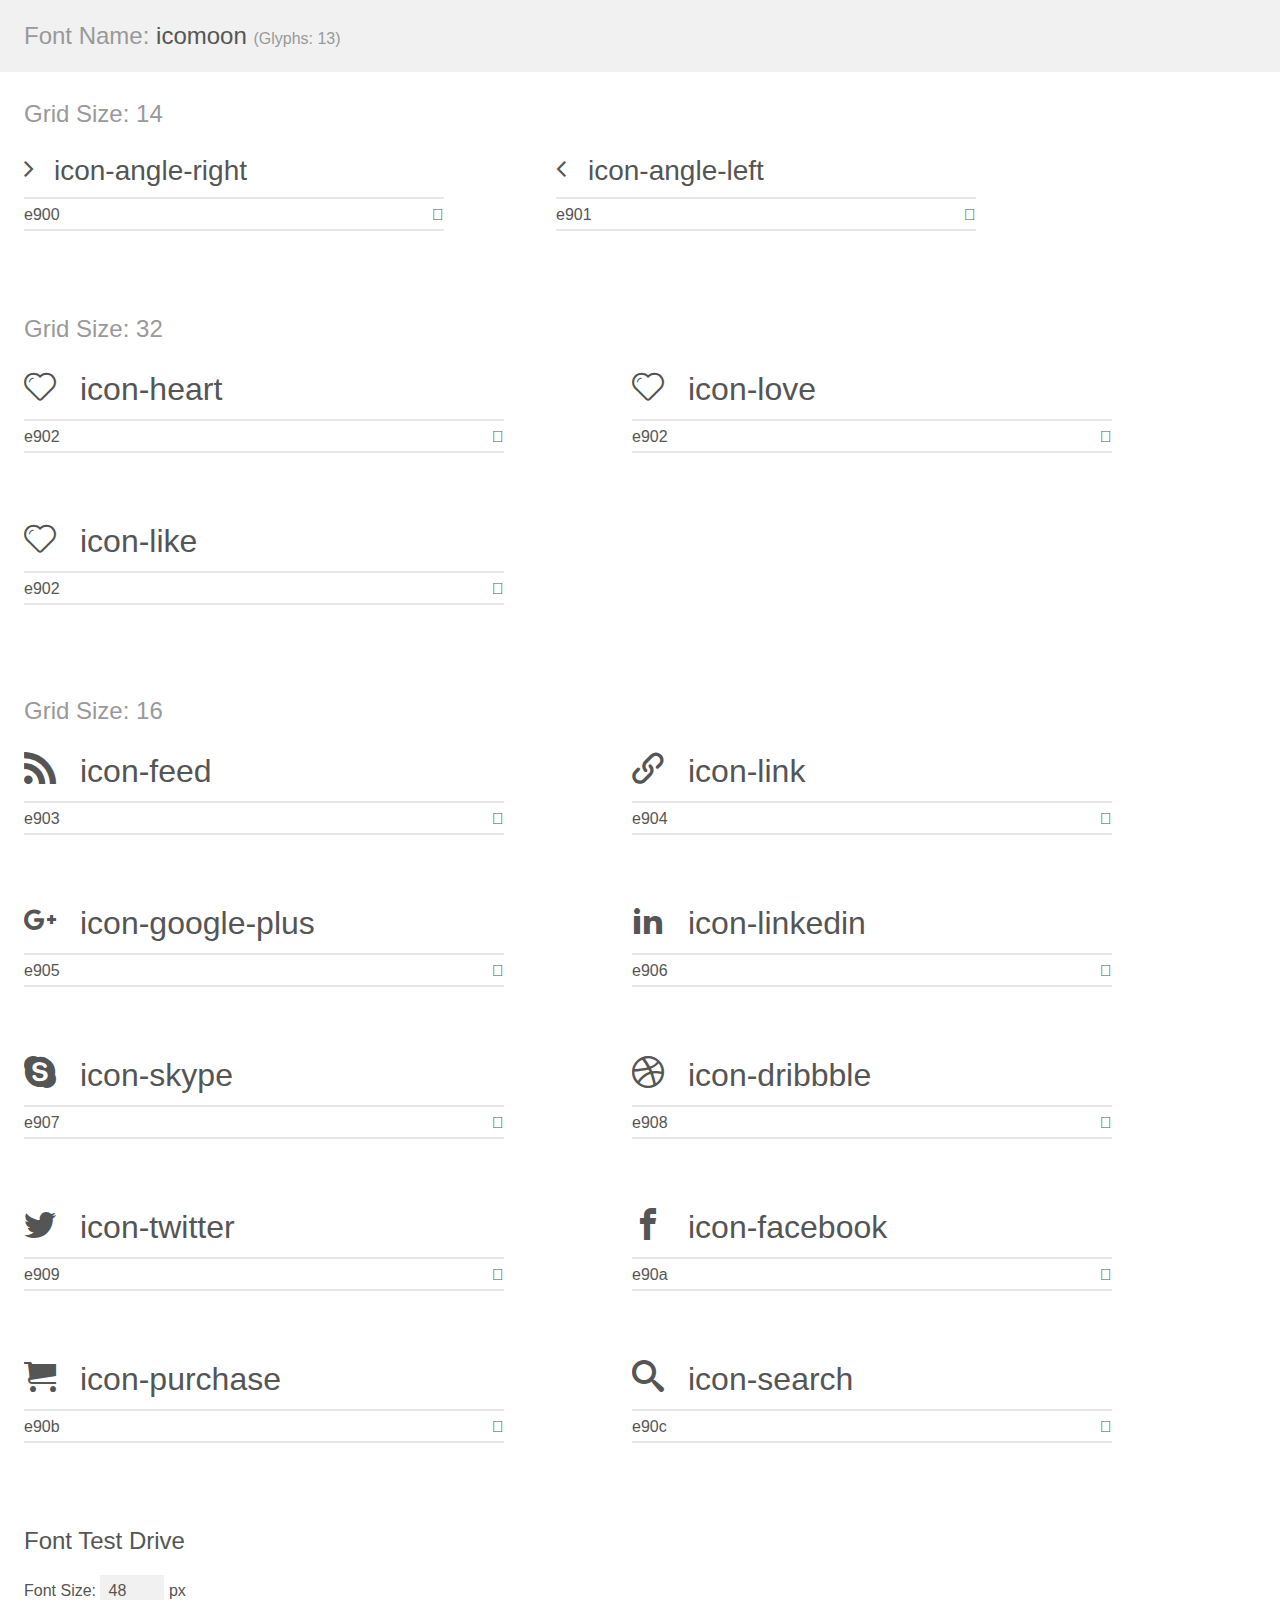
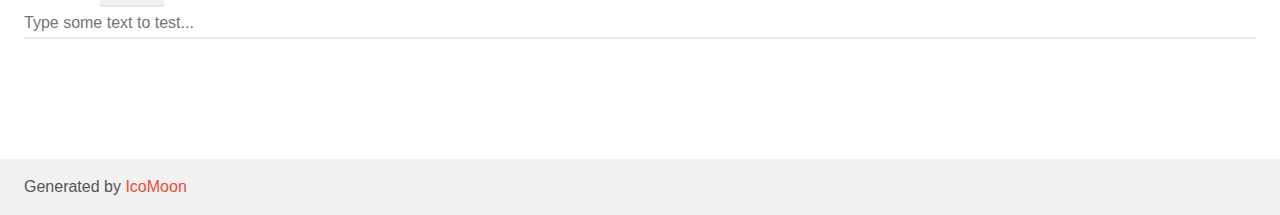
<file: honor-20210713T164151Z-001/honor/icomoon (1)/demo.html>
<!doctype html>
<html>
<head>
    <meta charset="utf-8">
    <title>IcoMoon Demo</title>
    <meta name="description" content="An Icon Font Generated By IcoMoon.io">
    <meta name="viewport" content="width=device-width, initial-scale=1">
    <link rel="stylesheet" href="demo-files/demo.css">
    <link rel="stylesheet" href="style.css"></head>
<body>
    <div class="bgc1 clearfix">
        <h1 class="mhmm mvm"><span class="fgc1">Font Name:</span> icomoon <small class="fgc1">(Glyphs:&nbsp;13)</small></h1>
    </div>
    <div class="clearfix mhl ptl">
        <h1 class="mvm mtn fgc1">Grid Size: 14</h1>
        <div class="glyph fs1">
            <div class="clearfix bshadow0 pbs">
                <span class="icon-angle-right">
                
                </span>
                <span class="mls"> icon-angle-right</span>
            </div>
            <fieldset class="fs0 size1of1 clearfix hidden-false">
                <input type="text" readonly value="e900" class="unit size1of2" />
                <input type="text" maxlength="1" readonly value="&#xe900;" class="unitRight size1of2 talign-right" />
            </fieldset>
            <div class="fs0 bshadow0 clearfix hidden-true">
                <span class="unit pvs fgc1">liga: </span>
                <input type="text" readonly value="" class="liga unitRight" />
            </div>
        </div>
        <div class="glyph fs1">
            <div class="clearfix bshadow0 pbs">
                <span class="icon-angle-left">
                
                </span>
                <span class="mls"> icon-angle-left</span>
            </div>
            <fieldset class="fs0 size1of1 clearfix hidden-false">
                <input type="text" readonly value="e901" class="unit size1of2" />
                <input type="text" maxlength="1" readonly value="&#xe901;" class="unitRight size1of2 talign-right" />
            </fieldset>
            <div class="fs0 bshadow0 clearfix hidden-true">
                <span class="unit pvs fgc1">liga: </span>
                <input type="text" readonly value="" class="liga unitRight" />
            </div>
        </div>
    </div>
    <div class="clearfix mhl ptl">
        <h1 class="mvm mtn fgc1">Grid Size: 32</h1>
        <div class="glyph fs2">
            <div class="clearfix bshadow0 pbs">
                <span class="icon-heart">
                
                </span>
                <span class="mls"> icon-heart</span>
            </div>
            <fieldset class="fs0 size1of1 clearfix hidden-false">
                <input type="text" readonly value="e902" class="unit size1of2" />
                <input type="text" maxlength="1" readonly value="&#xe902;" class="unitRight size1of2 talign-right" />
            </fieldset>
            <div class="fs0 bshadow0 clearfix hidden-true">
                <span class="unit pvs fgc1">liga: </span>
                <input type="text" readonly value="" class="liga unitRight" />
            </div>
        </div>
        <div class="glyph fs2">
            <div class="clearfix bshadow0 pbs">
                <span class="icon-love">
                
                </span>
                <span class="mls"> icon-love</span>
            </div>
            <fieldset class="fs0 size1of1 clearfix hidden-false">
                <input type="text" readonly value="e902" class="unit size1of2" />
                <input type="text" maxlength="1" readonly value="&#xe902;" class="unitRight size1of2 talign-right" />
            </fieldset>
            <div class="fs0 bshadow0 clearfix hidden-true">
                <span class="unit pvs fgc1">liga: </span>
                <input type="text" readonly value="" class="liga unitRight" />
            </div>
        </div>
        <div class="glyph fs2">
            <div class="clearfix bshadow0 pbs">
                <span class="icon-like">
                
                </span>
                <span class="mls"> icon-like</span>
            </div>
            <fieldset class="fs0 size1of1 clearfix hidden-false">
                <input type="text" readonly value="e902" class="unit size1of2" />
                <input type="text" maxlength="1" readonly value="&#xe902;" class="unitRight size1of2 talign-right" />
            </fieldset>
            <div class="fs0 bshadow0 clearfix hidden-true">
                <span class="unit pvs fgc1">liga: </span>
                <input type="text" readonly value="" class="liga unitRight" />
            </div>
        </div>
    </div>
    <div class="clearfix mhl ptl">
        <h1 class="mvm mtn fgc1">Grid Size: 16</h1>
        <div class="glyph fs3">
            <div class="clearfix bshadow0 pbs">
                <span class="icon-feed">
                
                </span>
                <span class="mls"> icon-feed</span>
            </div>
            <fieldset class="fs0 size1of1 clearfix hidden-false">
                <input type="text" readonly value="e903" class="unit size1of2" />
                <input type="text" maxlength="1" readonly value="&#xe903;" class="unitRight size1of2 talign-right" />
            </fieldset>
            <div class="fs0 bshadow0 clearfix hidden-true">
                <span class="unit pvs fgc1">liga: </span>
                <input type="text" readonly value="" class="liga unitRight" />
            </div>
        </div>
        <div class="glyph fs3">
            <div class="clearfix bshadow0 pbs">
                <span class="icon-link">
                
                </span>
                <span class="mls"> icon-link</span>
            </div>
            <fieldset class="fs0 size1of1 clearfix hidden-false">
                <input type="text" readonly value="e904" class="unit size1of2" />
                <input type="text" maxlength="1" readonly value="&#xe904;" class="unitRight size1of2 talign-right" />
            </fieldset>
            <div class="fs0 bshadow0 clearfix hidden-true">
                <span class="unit pvs fgc1">liga: </span>
                <input type="text" readonly value="" class="liga unitRight" />
            </div>
        </div>
        <div class="glyph fs3">
            <div class="clearfix bshadow0 pbs">
                <span class="icon-google-plus">
                
                </span>
                <span class="mls"> icon-google-plus</span>
            </div>
            <fieldset class="fs0 size1of1 clearfix hidden-false">
                <input type="text" readonly value="e905" class="unit size1of2" />
                <input type="text" maxlength="1" readonly value="&#xe905;" class="unitRight size1of2 talign-right" />
            </fieldset>
            <div class="fs0 bshadow0 clearfix hidden-true">
                <span class="unit pvs fgc1">liga: </span>
                <input type="text" readonly value="" class="liga unitRight" />
            </div>
        </div>
        <div class="glyph fs3">
            <div class="clearfix bshadow0 pbs">
                <span class="icon-linkedin">
                
                </span>
                <span class="mls"> icon-linkedin</span>
            </div>
            <fieldset class="fs0 size1of1 clearfix hidden-false">
                <input type="text" readonly value="e906" class="unit size1of2" />
                <input type="text" maxlength="1" readonly value="&#xe906;" class="unitRight size1of2 talign-right" />
            </fieldset>
            <div class="fs0 bshadow0 clearfix hidden-true">
                <span class="unit pvs fgc1">liga: </span>
                <input type="text" readonly value="" class="liga unitRight" />
            </div>
        </div>
        <div class="glyph fs3">
            <div class="clearfix bshadow0 pbs">
                <span class="icon-skype">
                
                </span>
                <span class="mls"> icon-skype</span>
            </div>
            <fieldset class="fs0 size1of1 clearfix hidden-false">
                <input type="text" readonly value="e907" class="unit size1of2" />
                <input type="text" maxlength="1" readonly value="&#xe907;" class="unitRight size1of2 talign-right" />
            </fieldset>
            <div class="fs0 bshadow0 clearfix hidden-true">
                <span class="unit pvs fgc1">liga: </span>
                <input type="text" readonly value="" class="liga unitRight" />
            </div>
        </div>
        <div class="glyph fs3">
            <div class="clearfix bshadow0 pbs">
                <span class="icon-dribbble">
                
                </span>
                <span class="mls"> icon-dribbble</span>
            </div>
            <fieldset class="fs0 size1of1 clearfix hidden-false">
                <input type="text" readonly value="e908" class="unit size1of2" />
                <input type="text" maxlength="1" readonly value="&#xe908;" class="unitRight size1of2 talign-right" />
            </fieldset>
            <div class="fs0 bshadow0 clearfix hidden-true">
                <span class="unit pvs fgc1">liga: </span>
                <input type="text" readonly value="" class="liga unitRight" />
            </div>
        </div>
        <div class="glyph fs3">
            <div class="clearfix bshadow0 pbs">
                <span class="icon-twitter">
                
                </span>
                <span class="mls"> icon-twitter</span>
            </div>
            <fieldset class="fs0 size1of1 clearfix hidden-false">
                <input type="text" readonly value="e909" class="unit size1of2" />
                <input type="text" maxlength="1" readonly value="&#xe909;" class="unitRight size1of2 talign-right" />
            </fieldset>
            <div class="fs0 bshadow0 clearfix hidden-true">
                <span class="unit pvs fgc1">liga: </span>
                <input type="text" readonly value="" class="liga unitRight" />
            </div>
        </div>
        <div class="glyph fs3">
            <div class="clearfix bshadow0 pbs">
                <span class="icon-facebook">
                
                </span>
                <span class="mls"> icon-facebook</span>
            </div>
            <fieldset class="fs0 size1of1 clearfix hidden-false">
                <input type="text" readonly value="e90a" class="unit size1of2" />
                <input type="text" maxlength="1" readonly value="&#xe90a;" class="unitRight size1of2 talign-right" />
            </fieldset>
            <div class="fs0 bshadow0 clearfix hidden-true">
                <span class="unit pvs fgc1">liga: </span>
                <input type="text" readonly value="" class="liga unitRight" />
            </div>
        </div>
        <div class="glyph fs3">
            <div class="clearfix bshadow0 pbs">
                <span class="icon-purchase">
                
                </span>
                <span class="mls"> icon-purchase</span>
            </div>
            <fieldset class="fs0 size1of1 clearfix hidden-false">
                <input type="text" readonly value="e90b" class="unit size1of2" />
                <input type="text" maxlength="1" readonly value="&#xe90b;" class="unitRight size1of2 talign-right" />
            </fieldset>
            <div class="fs0 bshadow0 clearfix hidden-true">
                <span class="unit pvs fgc1">liga: </span>
                <input type="text" readonly value="" class="liga unitRight" />
            </div>
        </div>
        <div class="glyph fs3">
            <div class="clearfix bshadow0 pbs">
                <span class="icon-search">
                
                </span>
                <span class="mls"> icon-search</span>
            </div>
            <fieldset class="fs0 size1of1 clearfix hidden-false">
                <input type="text" readonly value="e90c" class="unit size1of2" />
                <input type="text" maxlength="1" readonly value="&#xe90c;" class="unitRight size1of2 talign-right" />
            </fieldset>
            <div class="fs0 bshadow0 clearfix hidden-true">
                <span class="unit pvs fgc1">liga: </span>
                <input type="text" readonly value="" class="liga unitRight" />
            </div>
        </div>
    </div>

    <!--[if gt IE 8]><!-->
    <div class="mhl clearfix mbl">
        <h1>Font Test Drive</h1>
        <label>
            Font Size: <input id="fontSize" type="number" class="textbox0 mbm"
            min="8" value="48" />
            px
        </label>
        <input id="testText" type="text" class="phl size1of1 mvl"
        placeholder="Type some text to test..." value=""/>
        <div id="testDrive" class="icon-">&nbsp;
        </div>
    </div>
    <!--<![endif]-->
    <div class="bgc1 clearfix">
        <p class="mhl">Generated by <a href="https://icomoon.io/app">IcoMoon</a></p>
    </div>

    <script src="demo-files/demo.js"></script>
</body>
</html>
</file>
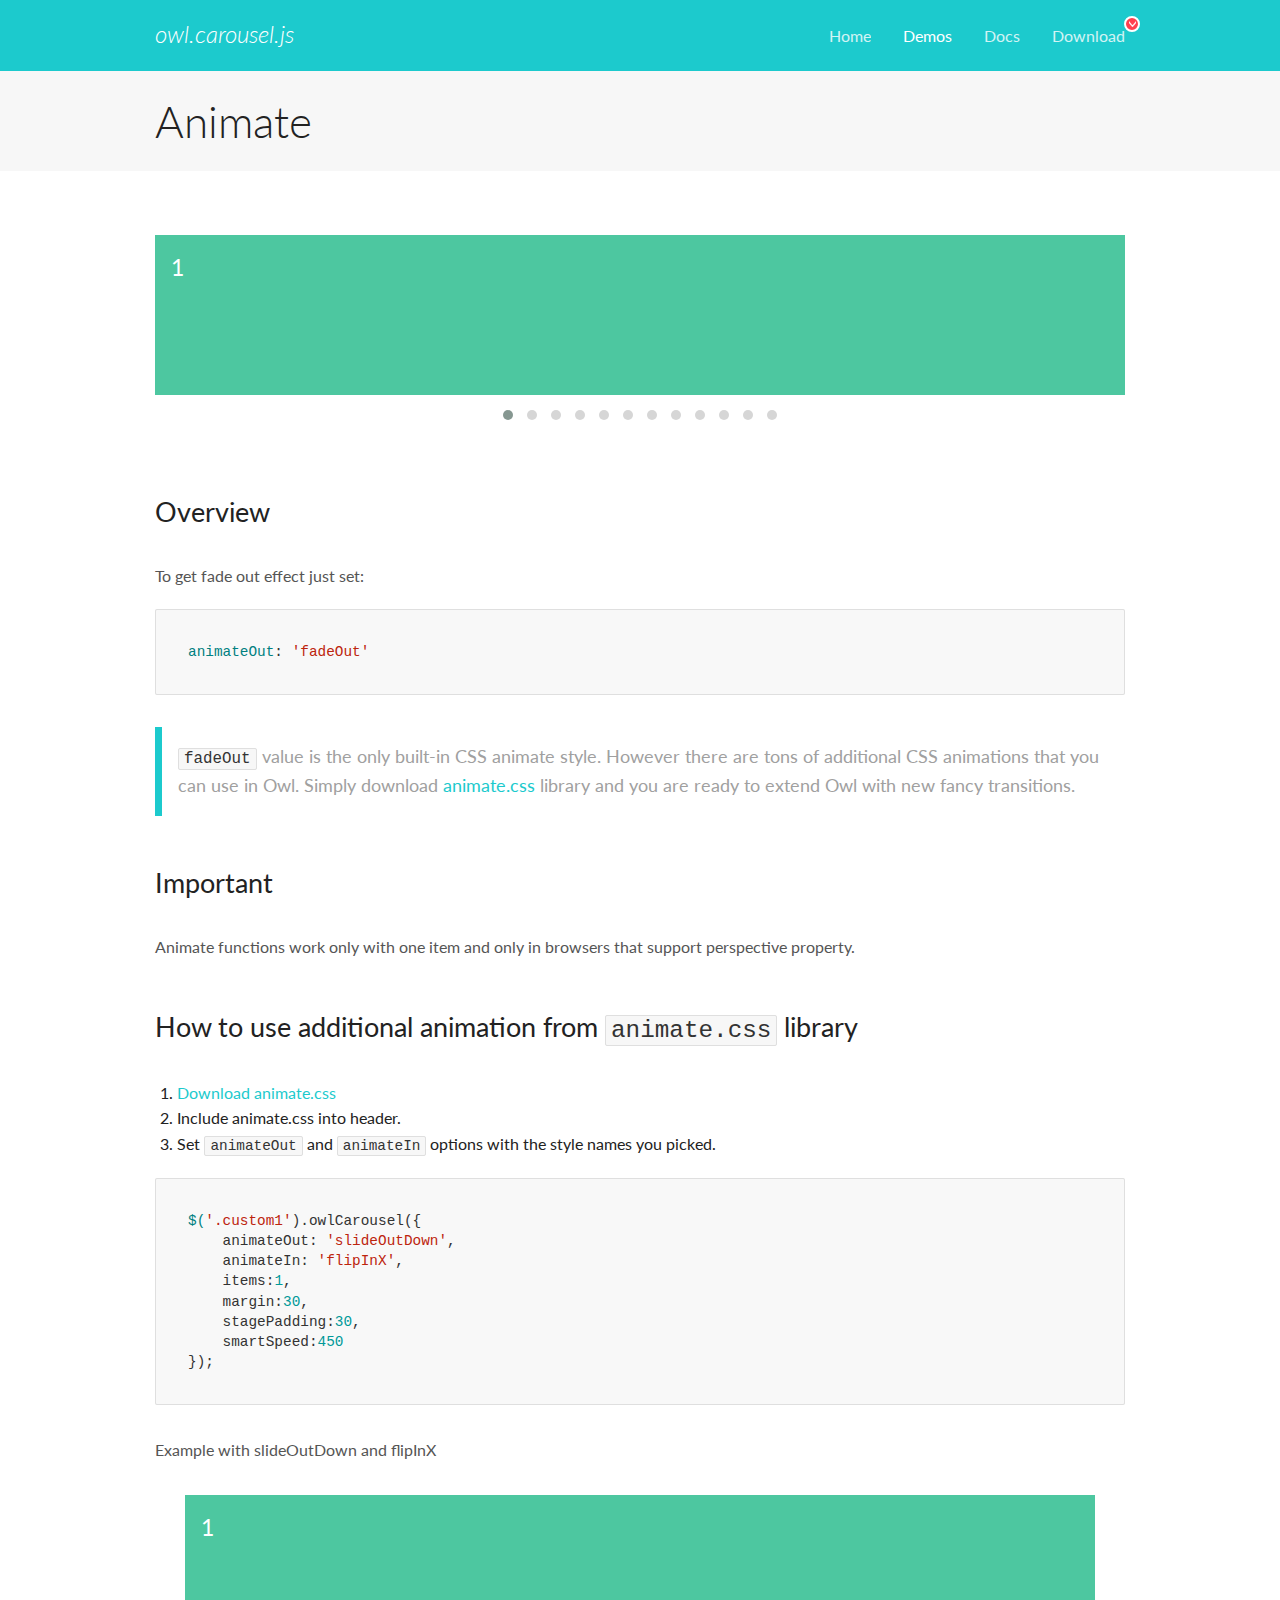
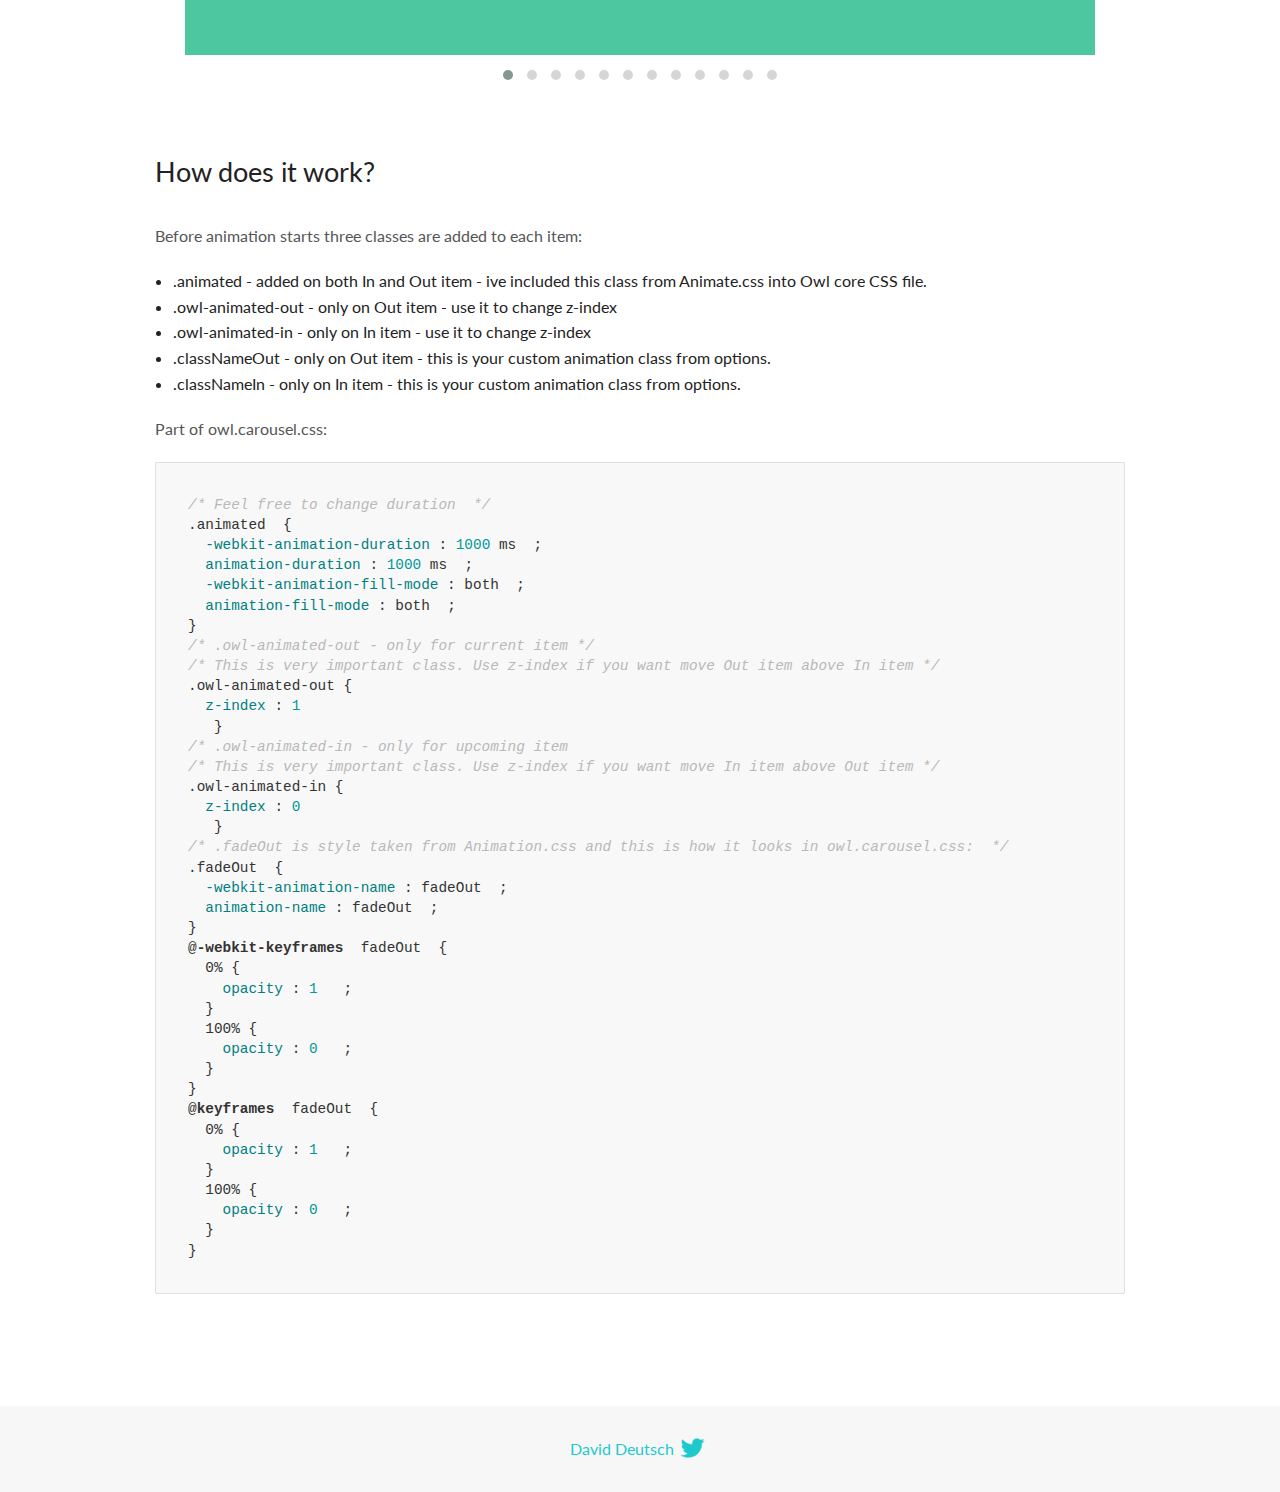
<file: honor-20210713T164151Z-001/honor/js/OwlCarousel2-2.3.4/OwlCarousel2-2.3.4/docs/demos/animate.html>
<!DOCTYPE html>
<html lang="en">
  <head>

    <!-- head -->
    <meta charset="utf-8">
    <meta name="msapplication-tap-highlight" content="no" />
    <meta name="viewport" content="width=device-width, initial-scale=1.0" />
    <meta name="description" content="Animate carousel">
    <meta name="author" content="David Deutsch">
    <title>
      Animate Demo | Owl Carousel | 2.3.4
    </title>

    <!-- Stylesheets -->
    <link href='https://fonts.googleapis.com/css?family=Lato:300,400,700,400italic,300italic' rel='stylesheet' type='text/css'>
    <link rel="stylesheet" href="../assets/css/docs.theme.min.css">

    <!-- Owl Stylesheets -->
    <link rel="stylesheet" href="../assets/owlcarousel/assets/owl.carousel.min.css">
    <link rel="stylesheet" href="../assets/owlcarousel/assets/owl.theme.default.min.css">

    <!-- HTML5 shim and Respond.js IE8 support of HTML5 elements and media queries -->

    <!--[if lt IE 9]>
      <script src="https://oss.maxcdn.com/libs/html5shiv/3.7.0/html5shiv.js"></script>
      <script src="https://oss.maxcdn.com/libs/respond.js/1.3.0/respond.min.js"></script>
    <![endif]-->

    <!-- Favicons -->
    <link rel="apple-touch-icon-precomposed" sizes="144x144" href="../assets/ico/apple-touch-icon-144-precomposed.png">
    <link rel="shortcut icon" href="../assets/ico/favicon.png">
    <link rel="shortcut icon" href="favicon.ico">

    <!-- Yeah i know js should not be in header. Its required for demos.-->

    <!-- javascript -->
    <script src="../assets/vendors/jquery.min.js"></script>
    <script src="../assets/owlcarousel/owl.carousel.js"></script>
  </head>
  <body>

    <!-- header -->
    <header class="header">
      <div class="row">
        <div class="large-12 columns">
          <div class="brand left">
            <h3>
              <a href="/OwlCarousel2/">owl.carousel.js</a> 
            </h3>
          </div>
          <a id="toggle-nav" class="right">
            <span></span> <span></span> <span></span> 
          </a> 
          <div class="nav-bar">
            <ul class="clearfix">
              <li> <a href="/OwlCarousel2/index.html">Home</a>  </li>
              <li class="active">
                <a href="/OwlCarousel2/demos/demos.html">Demos</a> 
              </li>
              <li> <a href="/OwlCarousel2/docs/started-welcome.html">Docs</a>  </li>
              <li>
                <a href="https://github.com/OwlCarousel2/OwlCarousel2/archive/2.3.4.zip">Download</a> 
                <span class="download"></span> 
              </li>
            </ul>
          </div>
        </div>
      </div>
    </header>

    <!-- title -->
    <section class="title">
      <div class="row">
        <div class="large-12 columns">
          <h1>Animate</h1>
        </div>
      </div>
    </section>

    <!--  Demos -->
    <section id="demos">
      <div class="row">
        <div class="large-12 columns">
          <div class="fadeOut owl-carousel owl-theme">
            <div class="item">
              <h4>1</h4>
            </div>
            <div class="item">
              <h4>2</h4>
            </div>
            <div class="item">
              <h4>3</h4>
            </div>
            <div class="item">
              <h4>4</h4>
            </div>
            <div class="item">
              <h4>5</h4>
            </div>
            <div class="item">
              <h4>6</h4>
            </div>
            <div class="item">
              <h4>7</h4>
            </div>
            <div class="item">
              <h4>8</h4>
            </div>
            <div class="item">
              <h4>9</h4>
            </div>
            <div class="item">
              <h4>10</h4>
            </div>
            <div class="item">
              <h4>11</h4>
            </div>
            <div class="item">
              <h4>12</h4>
            </div>
          </div>
          <h3 id="overview">Overview</h3>
          <p>To get fade out effect just set:</p>
          <pre><code>animateOut: &#39;fadeOut&#39;</code></pre>
          <blockquote>
            <p><code>fadeOut</code> value is the only built-in CSS animate style. However there are tons of additional CSS animations that you can use in Owl. Simply download
              <a href="https://daneden.github.io/animate.css/">animate.css</a>  library and you are ready to extend Owl with new fancy transitions.</p>
          </blockquote>
          <h3 id="important">Important</h3>
          <p>Animate functions work only with one item and only in browsers that support perspective property.</p>
          <h3 id="how-to-use-additional-animation-from-animate-css-library">How to use additional animation from <code>animate.css</code> library</h3>
          <ol>
            <li> <a href="https://daneden.github.io/animate.css/">Download animate.css</a>  </li>
            <li>Include animate.css into header.</li>
            <li>Set <code>animateOut</code> and <code>animateIn</code> options with the style names you picked.</li>
          </ol>
          <pre><code>$(&#39;.custom1&#39;).owlCarousel({
    animateOut: &#39;slideOutDown&#39;,
    animateIn: &#39;flipInX&#39;,
    items:1,
    margin:30,
    stagePadding:30,
    smartSpeed:450
});</code></pre>
          <p>Example with slideOutDown and flipInX</p>
          <div class="custom1 owl-carousel owl-theme">
            <div class="item">
              <h4>1</h4>
            </div>
            <div class="item">
              <h4>2</h4>
            </div>
            <div class="item">
              <h4>3</h4>
            </div>
            <div class="item">
              <h4>4</h4>
            </div>
            <div class="item">
              <h4>5</h4>
            </div>
            <div class="item">
              <h4>6</h4>
            </div>
            <div class="item">
              <h4>7</h4>
            </div>
            <div class="item">
              <h4>8</h4>
            </div>
            <div class="item">
              <h4>9</h4>
            </div>
            <div class="item">
              <h4>10</h4>
            </div>
            <div class="item">
              <h4>11</h4>
            </div>
            <div class="item">
              <h4>12</h4>
            </div>
          </div>
          <h3 id="how-does-it-work-">How does it work?</h3>
          <p>Before animation starts three classes are added to each item:</p>
          <ul>
            <li>.animated - added on both In and Out item - ive included this class from Animate.css into Owl core CSS file.</li>
            <li>.owl-animated-out - only on Out item - use it to change z-index</li>
            <li>.owl-animated-in - only on In item - use it to change z-index</li>
            <li>.classNameOut - only on Out item - this is your custom animation class from options.</li>
            <li>.classNameIn - only on In item - this is your custom animation class from options.</li>
          </ul>
          <p>Part of owl.carousel.css:</p>
          <pre><code class="language-css"><span class="comment">/* Feel free to change duration  */</span> 
<span class="class">.animated</span>  <span class="rules">{
  <span class="rule"><span class="attribute">-webkit-animation-duration</span> :<span class="value"> <span class="number">1000</span> ms</span> </span> ;
  <span class="rule"><span class="attribute">animation-duration</span> :<span class="value"> <span class="number">1000</span> ms</span> </span> ;
  <span class="rule"><span class="attribute">-webkit-animation-fill-mode</span> :<span class="value"> both</span> </span> ;
  <span class="rule"><span class="attribute">animation-fill-mode</span> :<span class="value"> both</span> </span> ;
<span class="rule">}</span> </span> 
<span class="comment">/* .owl-animated-out - only for current item */</span> 
<span class="comment">/* This is very important class. Use z-index if you want move Out item above In item */</span> 
<span class="class">.owl-animated-out</span> <span class="rules">{
  <span class="rule"><span class="attribute">z-index</span> :<span class="value"> <span class="number">1</span> 
</span> </span> </span> }
<span class="comment">/* .owl-animated-in - only for upcoming item
/* This is very important class. Use z-index if you want move In item above Out item */</span> 
<span class="class">.owl-animated-in</span> <span class="rules">{
  <span class="rule"><span class="attribute">z-index</span> :<span class="value"> <span class="number">0</span> 
</span> </span> </span> }
<span class="comment">/* .fadeOut is style taken from Animation.css and this is how it looks in owl.carousel.css:  */</span> 
<span class="class">.fadeOut</span>  <span class="rules">{
  <span class="rule"><span class="attribute">-webkit-animation-name</span> :<span class="value"> fadeOut</span> </span> ;
  <span class="rule"><span class="attribute">animation-name</span> :<span class="value"> fadeOut</span> </span> ;
<span class="rule">}</span> </span> 
<span class="at_rule">@<span class="keyword">-webkit-keyframes</span>  fadeOut </span> {
  0% <span class="rules">{
    <span class="rule"><span class="attribute">opacity</span> :<span class="value"> <span class="number">1</span> </span> </span> ;
  <span class="rule">}</span> </span> 
  100% <span class="rules">{
    <span class="rule"><span class="attribute">opacity</span> :<span class="value"> <span class="number">0</span> </span> </span> ;
  <span class="rule">}</span> </span> 
}
<span class="at_rule">@<span class="keyword">keyframes</span>  fadeOut </span> {
  0% <span class="rules">{
    <span class="rule"><span class="attribute">opacity</span> :<span class="value"> <span class="number">1</span> </span> </span> ;
  <span class="rule">}</span> </span> 
  100% <span class="rules">{
    <span class="rule"><span class="attribute">opacity</span> :<span class="value"> <span class="number">0</span> </span> </span> ;
  <span class="rule">}</span> </span> 
}</code></pre>
          <link rel="stylesheet" href="../assets/css/animate.css">
          <script>
            jQuery(document).ready(function($) {
              $('.fadeOut').owlCarousel({
                items: 1,
                animateOut: 'fadeOut',
                loop: true,
                margin: 10,
              });
              $('.custom1').owlCarousel({
                animateOut: 'slideOutDown',
                animateIn: 'flipInX',
                items: 1,
                margin: 30,
                stagePadding: 30,
                smartSpeed: 450
              });
            });
          </script>
        </div>
      </div>
    </section>

    <!-- footer -->
    <footer class="footer">
      <div class="row">
        <div class="large-12 columns">
          <h5>
            <a href="/OwlCarousel2/docs/support-contact.html">David Deutsch</a> 
            <a id="custom-tweet-button" href="https://twitter.com/share?url=https://github.com/OwlCarousel2/OwlCarousel2&text=Owl Carousel - This is so awesome! " target="_blank"></a> 
          </h5>
        </div>
      </div>
    </footer>

    <!-- vendors -->
    <script src="../assets/vendors/highlight.js"></script>
    <script src="../assets/js/app.js"></script>
  </body>
</html>
</file>
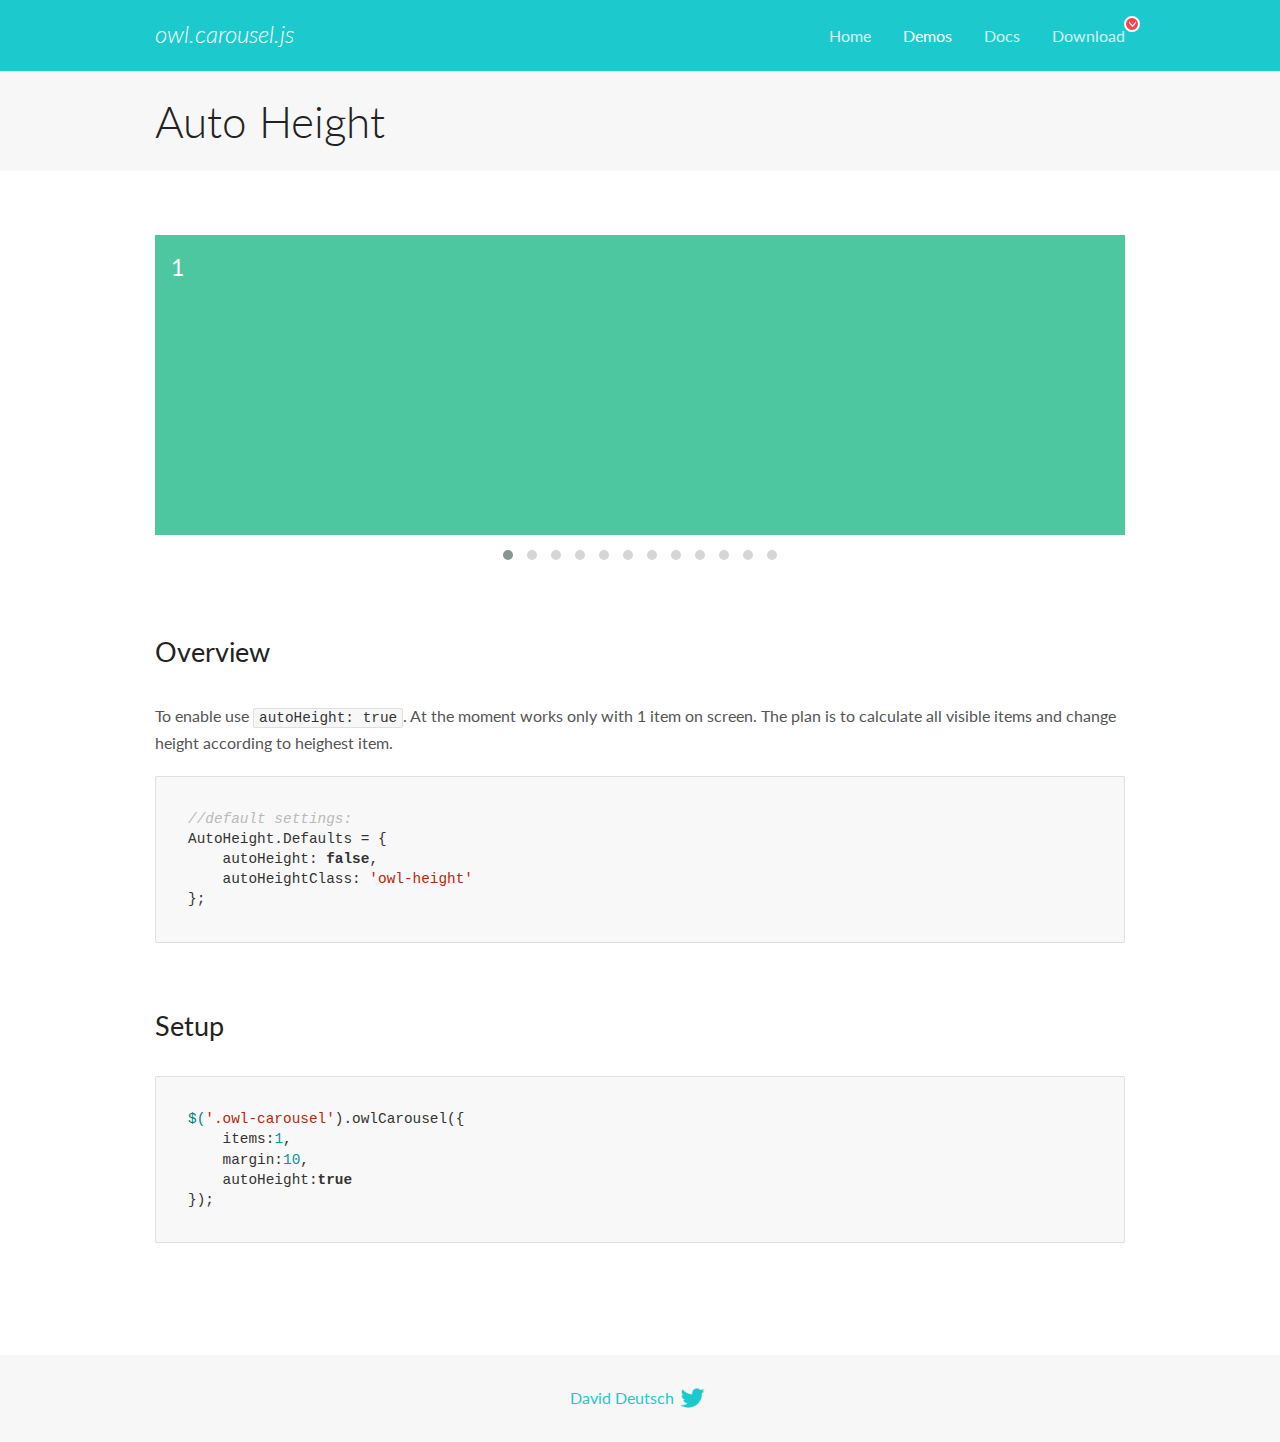
<file: honor-20210713T164151Z-001/honor/js/OwlCarousel2-2.3.4/OwlCarousel2-2.3.4/docs/demos/autoheight.html>
<!DOCTYPE html>
<html lang="en">
  <head>

    <!-- head -->
    <meta charset="utf-8">
    <meta name="msapplication-tap-highlight" content="no" />
    <meta name="viewport" content="width=device-width, initial-scale=1.0" />
    <meta name="description" content="autoHeight usage demo">
    <meta name="author" content="David Deutsch">
    <title>
      Auto Height Demo | Owl Carousel | 2.3.4
    </title>

    <!-- Stylesheets -->
    <link href='https://fonts.googleapis.com/css?family=Lato:300,400,700,400italic,300italic' rel='stylesheet' type='text/css'>
    <link rel="stylesheet" href="../assets/css/docs.theme.min.css">

    <!-- Owl Stylesheets -->
    <link rel="stylesheet" href="../assets/owlcarousel/assets/owl.carousel.min.css">
    <link rel="stylesheet" href="../assets/owlcarousel/assets/owl.theme.default.min.css">

    <!-- HTML5 shim and Respond.js IE8 support of HTML5 elements and media queries -->

    <!--[if lt IE 9]>
      <script src="https://oss.maxcdn.com/libs/html5shiv/3.7.0/html5shiv.js"></script>
      <script src="https://oss.maxcdn.com/libs/respond.js/1.3.0/respond.min.js"></script>
    <![endif]-->

    <!-- Favicons -->
    <link rel="apple-touch-icon-precomposed" sizes="144x144" href="../assets/ico/apple-touch-icon-144-precomposed.png">
    <link rel="shortcut icon" href="../assets/ico/favicon.png">
    <link rel="shortcut icon" href="favicon.ico">

    <!-- Yeah i know js should not be in header. Its required for demos.-->

    <!-- javascript -->
    <script src="../assets/vendors/jquery.min.js"></script>
    <script src="../assets/owlcarousel/owl.carousel.js"></script>
  </head>
  <body>

    <!-- header -->
    <header class="header">
      <div class="row">
        <div class="large-12 columns">
          <div class="brand left">
            <h3>
              <a href="/OwlCarousel2/">owl.carousel.js</a> 
            </h3>
          </div>
          <a id="toggle-nav" class="right">
            <span></span> <span></span> <span></span> 
          </a> 
          <div class="nav-bar">
            <ul class="clearfix">
              <li> <a href="/OwlCarousel2/index.html">Home</a>  </li>
              <li class="active">
                <a href="/OwlCarousel2/demos/demos.html">Demos</a> 
              </li>
              <li> <a href="/OwlCarousel2/docs/started-welcome.html">Docs</a>  </li>
              <li>
                <a href="https://github.com/OwlCarousel2/OwlCarousel2/archive/2.3.4.zip">Download</a> 
                <span class="download"></span> 
              </li>
            </ul>
          </div>
        </div>
      </div>
    </header>

    <!-- title -->
    <section class="title">
      <div class="row">
        <div class="large-12 columns">
          <h1>Auto Height</h1>
        </div>
      </div>
    </section>

    <!--  Demos -->
    <section id="demos">
      <div class="row">
        <div class="large-12 columns">
          <div class="owl-carousel owl-theme">
            <div class="item" style="height:300px">
              <h4>1</h4>
            </div>
            <div class="item" style="height:100px">
              <h4>2</h4>
            </div>
            <div class="item" style="height:500px">
              <h4>3</h4>
            </div>
            <div class="item" style="height:250px">
              <h4>4</h4>
            </div>
            <div class="item" style="height:400px">
              <h4>5</h4>
            </div>
            <div class="item" style="height:500px">
              <h4>6</h4>
            </div>
            <div class="item" style="height:600px">
              <h4>7</h4>
            </div>
            <div class="item" style="height:400px">
              <h4>8</h4>
            </div>
            <div class="item" style="height:300px">
              <h4>9</h4>
            </div>
            <div class="item" style="height:350px">
              <h4>10</h4>
            </div>
            <div class="item" style="height:200px">
              <h4>11</h4>
            </div>
            <div class="item" style="height:150px">
              <h4>12</h4>
            </div>
          </div>
          <h3 id="overview">Overview</h3>
          <p>To enable use <code>autoHeight: true</code>. At the moment works only with 1 item on screen. The plan is to calculate all visible items and change height according to heighest item.</p>
          <pre><code>//default settings:
AutoHeight.Defaults = {
    autoHeight: false,
    autoHeightClass: &#39;owl-height&#39;
};</code></pre>
          <h3 id="setup">Setup</h3>
          <pre><code>$(&#39;.owl-carousel&#39;).owlCarousel({
    items:1,
    margin:10,
    autoHeight:true
});</code></pre>
          <script>
            $(document).ready(function() {
              $('.owl-carousel').owlCarousel({
                items: 1,
                margin: 10,
                autoHeight: true
              });
            })
          </script>
        </div>
      </div>
    </section>

    <!-- footer -->
    <footer class="footer">
      <div class="row">
        <div class="large-12 columns">
          <h5>
            <a href="/OwlCarousel2/docs/support-contact.html">David Deutsch</a> 
            <a id="custom-tweet-button" href="https://twitter.com/share?url=https://github.com/OwlCarousel2/OwlCarousel2&text=Owl Carousel - This is so awesome! " target="_blank"></a> 
          </h5>
        </div>
      </div>
    </footer>

    <!-- vendors -->
    <script src="../assets/vendors/highlight.js"></script>
    <script src="../assets/js/app.js"></script>
  </body>
</html>
</file>
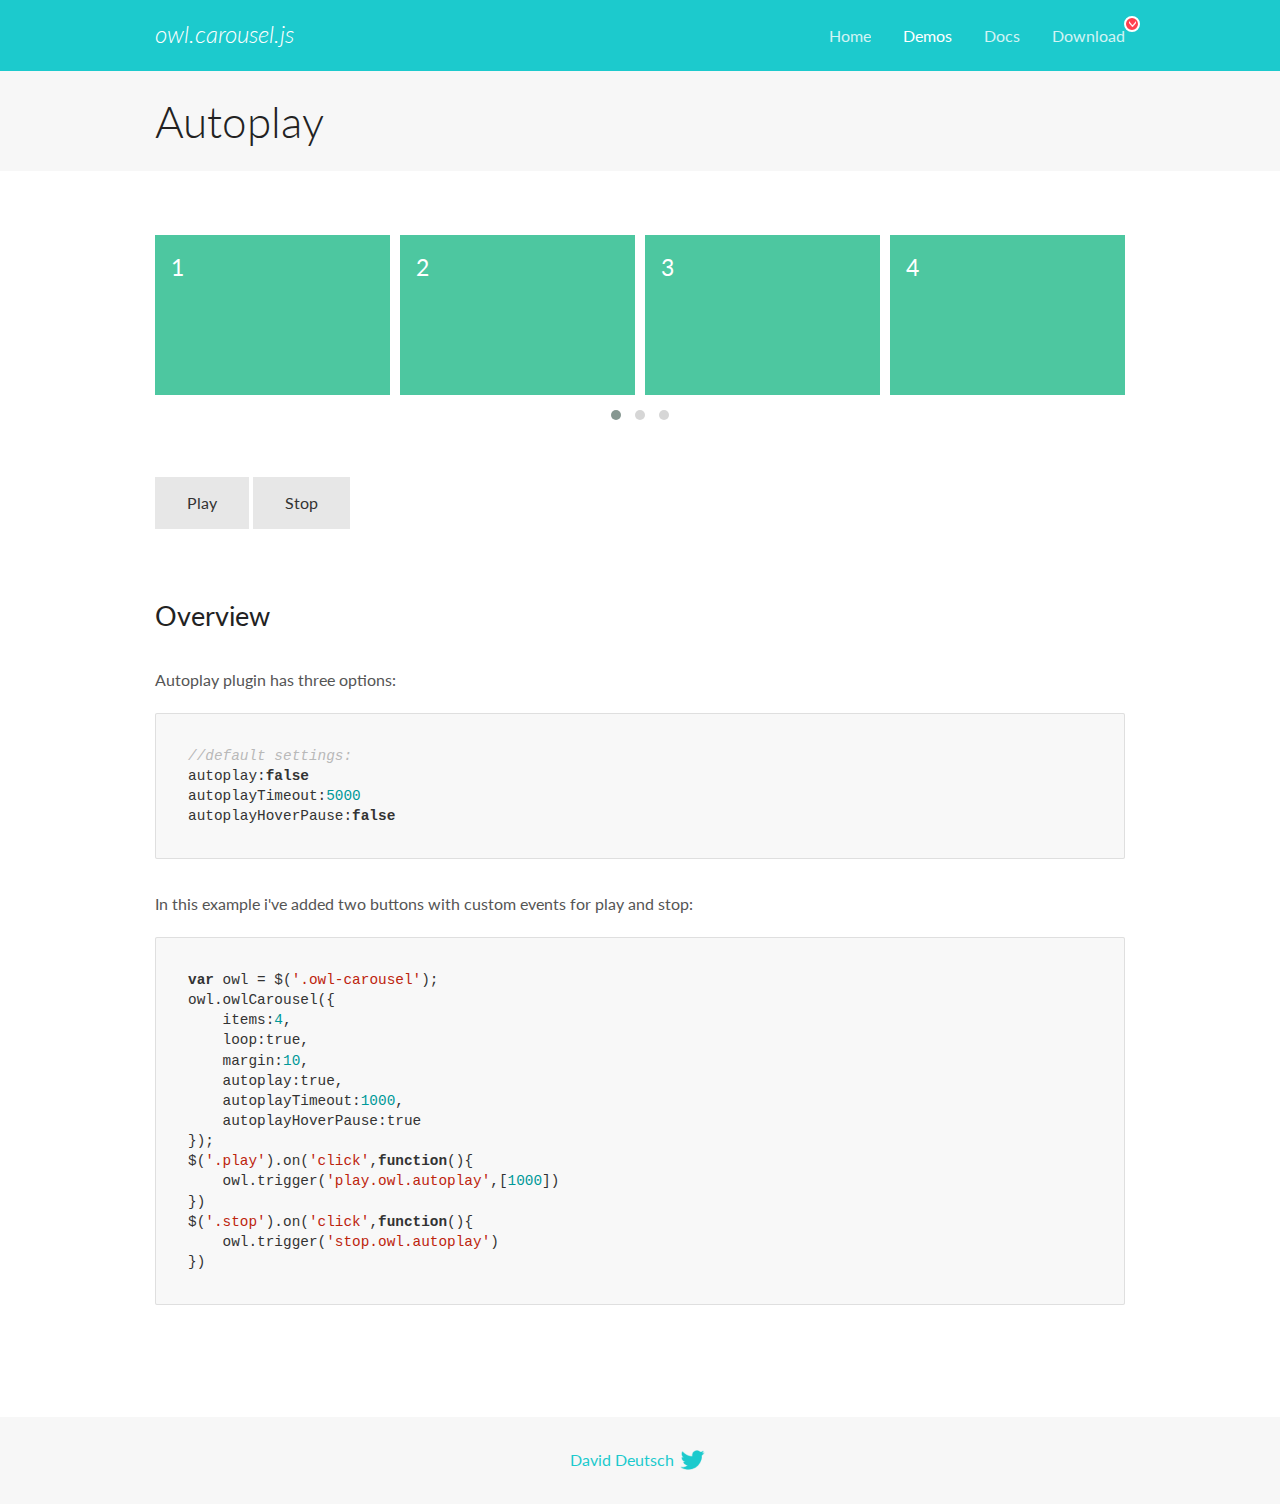
<file: honor-20210713T164151Z-001/honor/js/OwlCarousel2-2.3.4/OwlCarousel2-2.3.4/docs/demos/autoplay.html>
<!DOCTYPE html>
<html lang="en">
  <head>

    <!-- head -->
    <meta charset="utf-8">
    <meta name="msapplication-tap-highlight" content="no" />
    <meta name="viewport" content="width=device-width, initial-scale=1.0" />
    <meta name="description" content="Autoplay usage demo">
    <meta name="author" content="David Deutsch">
    <title>
      Autoplay Demo | Owl Carousel | 2.3.4
    </title>

    <!-- Stylesheets -->
    <link href='https://fonts.googleapis.com/css?family=Lato:300,400,700,400italic,300italic' rel='stylesheet' type='text/css'>
    <link rel="stylesheet" href="../assets/css/docs.theme.min.css">

    <!-- Owl Stylesheets -->
    <link rel="stylesheet" href="../assets/owlcarousel/assets/owl.carousel.min.css">
    <link rel="stylesheet" href="../assets/owlcarousel/assets/owl.theme.default.min.css">

    <!-- HTML5 shim and Respond.js IE8 support of HTML5 elements and media queries -->

    <!--[if lt IE 9]>
      <script src="https://oss.maxcdn.com/libs/html5shiv/3.7.0/html5shiv.js"></script>
      <script src="https://oss.maxcdn.com/libs/respond.js/1.3.0/respond.min.js"></script>
    <![endif]-->

    <!-- Favicons -->
    <link rel="apple-touch-icon-precomposed" sizes="144x144" href="../assets/ico/apple-touch-icon-144-precomposed.png">
    <link rel="shortcut icon" href="../assets/ico/favicon.png">
    <link rel="shortcut icon" href="favicon.ico">

    <!-- Yeah i know js should not be in header. Its required for demos.-->

    <!-- javascript -->
    <script src="../assets/vendors/jquery.min.js"></script>
    <script src="../assets/owlcarousel/owl.carousel.js"></script>
  </head>
  <body>

    <!-- header -->
    <header class="header">
      <div class="row">
        <div class="large-12 columns">
          <div class="brand left">
            <h3>
              <a href="/OwlCarousel2/">owl.carousel.js</a> 
            </h3>
          </div>
          <a id="toggle-nav" class="right">
            <span></span> <span></span> <span></span> 
          </a> 
          <div class="nav-bar">
            <ul class="clearfix">
              <li> <a href="/OwlCarousel2/index.html">Home</a>  </li>
              <li class="active">
                <a href="/OwlCarousel2/demos/demos.html">Demos</a> 
              </li>
              <li> <a href="/OwlCarousel2/docs/started-welcome.html">Docs</a>  </li>
              <li>
                <a href="https://github.com/OwlCarousel2/OwlCarousel2/archive/2.3.4.zip">Download</a> 
                <span class="download"></span> 
              </li>
            </ul>
          </div>
        </div>
      </div>
    </header>

    <!-- title -->
    <section class="title">
      <div class="row">
        <div class="large-12 columns">
          <h1>Autoplay</h1>
        </div>
      </div>
    </section>

    <!--  Demos -->
    <section id="demos">
      <div class="row">
        <div class="large-12 columns">
          <div class="owl-carousel owl-theme">
            <div class="item">
              <h4>1</h4>
            </div>
            <div class="item">
              <h4>2</h4>
            </div>
            <div class="item">
              <h4>3</h4>
            </div>
            <div class="item">
              <h4>4</h4>
            </div>
            <div class="item">
              <h4>5</h4>
            </div>
            <div class="item">
              <h4>6</h4>
            </div>
            <div class="item">
              <h4>7</h4>
            </div>
            <div class="item">
              <h4>8</h4>
            </div>
            <div class="item">
              <h4>9</h4>
            </div>
            <div class="item">
              <h4>10</h4>
            </div>
            <div class="item">
              <h4>11</h4>
            </div>
            <div class="item">
              <h4>12</h4>
            </div>
          </div>
          <a class="button secondary play">Play</a> 
          <a class="button secondary stop">Stop</a> 
          <h3 id="overview">Overview</h3>
          <p>Autoplay plugin has three options:</p>
          <pre><code>//default settings:
autoplay:false
autoplayTimeout:5000
autoplayHoverPause:false</code></pre>
          <p>In this example i&#39;ve added two buttons with custom events for play and stop:</p>
          <pre><code>var owl = $(&#39;.owl-carousel&#39;);
owl.owlCarousel({
    items:4,
    loop:true,
    margin:10,
    autoplay:true,
    autoplayTimeout:1000,
    autoplayHoverPause:true
});
$(&#39;.play&#39;).on(&#39;click&#39;,function(){
    owl.trigger(&#39;play.owl.autoplay&#39;,[1000])
})
$(&#39;.stop&#39;).on(&#39;click&#39;,function(){
    owl.trigger(&#39;stop.owl.autoplay&#39;)
})</code></pre>
          <script>
            $(document).ready(function() {
              var owl = $('.owl-carousel');
              owl.owlCarousel({
                items: 4,
                loop: true,
                margin: 10,
                autoplay: true,
                autoplayTimeout: 1000,
                autoplayHoverPause: true
              });
              $('.play').on('click', function() {
                owl.trigger('play.owl.autoplay', [1000])
              })
              $('.stop').on('click', function() {
                owl.trigger('stop.owl.autoplay')
              })
            })
          </script>
        </div>
      </div>
    </section>

    <!-- footer -->
    <footer class="footer">
      <div class="row">
        <div class="large-12 columns">
          <h5>
            <a href="/OwlCarousel2/docs/support-contact.html">David Deutsch</a> 
            <a id="custom-tweet-button" href="https://twitter.com/share?url=https://github.com/OwlCarousel2/OwlCarousel2&text=Owl Carousel - This is so awesome! " target="_blank"></a> 
          </h5>
        </div>
      </div>
    </footer>

    <!-- vendors -->
    <script src="../assets/vendors/highlight.js"></script>
    <script src="../assets/js/app.js"></script>
  </body>
</html>
</file>
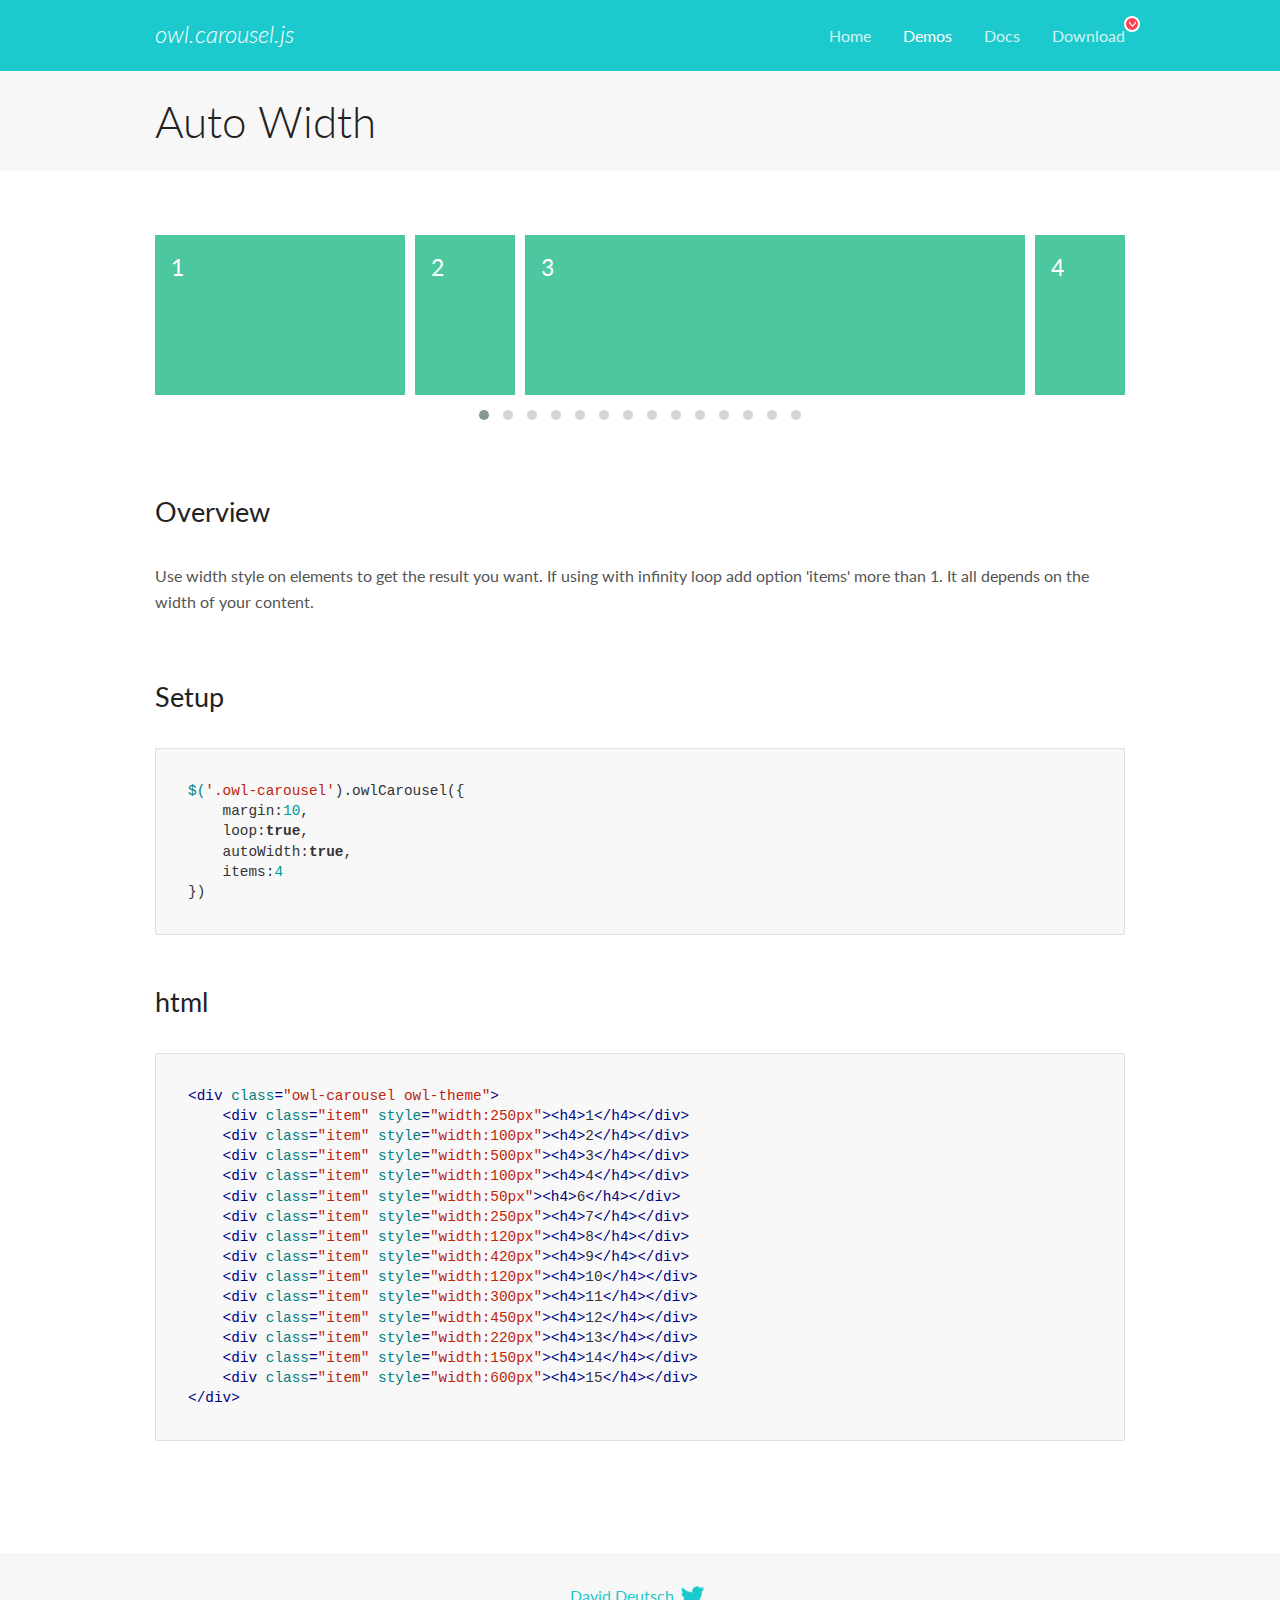
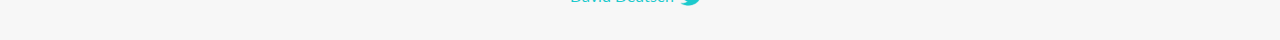
<file: honor-20210713T164151Z-001/honor/js/OwlCarousel2-2.3.4/OwlCarousel2-2.3.4/docs/demos/autowidth.html>
<!DOCTYPE html>
<html lang="en">
  <head>

    <!-- head -->
    <meta charset="utf-8">
    <meta name="msapplication-tap-highlight" content="no" />
    <meta name="viewport" content="width=device-width, initial-scale=1.0" />
    <meta name="description" content="Auto Width">
    <meta name="author" content="David Deutsch">
    <title>
      Auto Width Demo | Owl Carousel | 2.3.4
    </title>

    <!-- Stylesheets -->
    <link href='https://fonts.googleapis.com/css?family=Lato:300,400,700,400italic,300italic' rel='stylesheet' type='text/css'>
    <link rel="stylesheet" href="../assets/css/docs.theme.min.css">

    <!-- Owl Stylesheets -->
    <link rel="stylesheet" href="../assets/owlcarousel/assets/owl.carousel.min.css">
    <link rel="stylesheet" href="../assets/owlcarousel/assets/owl.theme.default.min.css">

    <!-- HTML5 shim and Respond.js IE8 support of HTML5 elements and media queries -->

    <!--[if lt IE 9]>
      <script src="https://oss.maxcdn.com/libs/html5shiv/3.7.0/html5shiv.js"></script>
      <script src="https://oss.maxcdn.com/libs/respond.js/1.3.0/respond.min.js"></script>
    <![endif]-->

    <!-- Favicons -->
    <link rel="apple-touch-icon-precomposed" sizes="144x144" href="../assets/ico/apple-touch-icon-144-precomposed.png">
    <link rel="shortcut icon" href="../assets/ico/favicon.png">
    <link rel="shortcut icon" href="favicon.ico">

    <!-- Yeah i know js should not be in header. Its required for demos.-->

    <!-- javascript -->
    <script src="../assets/vendors/jquery.min.js"></script>
    <script src="../assets/owlcarousel/owl.carousel.js"></script>
  </head>
  <body>

    <!-- header -->
    <header class="header">
      <div class="row">
        <div class="large-12 columns">
          <div class="brand left">
            <h3>
              <a href="/OwlCarousel2/">owl.carousel.js</a> 
            </h3>
          </div>
          <a id="toggle-nav" class="right">
            <span></span> <span></span> <span></span> 
          </a> 
          <div class="nav-bar">
            <ul class="clearfix">
              <li> <a href="/OwlCarousel2/index.html">Home</a>  </li>
              <li class="active">
                <a href="/OwlCarousel2/demos/demos.html">Demos</a> 
              </li>
              <li> <a href="/OwlCarousel2/docs/started-welcome.html">Docs</a>  </li>
              <li>
                <a href="https://github.com/OwlCarousel2/OwlCarousel2/archive/2.3.4.zip">Download</a> 
                <span class="download"></span> 
              </li>
            </ul>
          </div>
        </div>
      </div>
    </header>

    <!-- title -->
    <section class="title">
      <div class="row">
        <div class="large-12 columns">
          <h1>Auto Width</h1>
        </div>
      </div>
    </section>

    <!--  Demos -->
    <section id="demos">
      <div class="row">
        <div class="large-12 columns">
          <div class="owl-carousel owl-theme">
            <div class="item" style="width:250px">
              <h4>1</h4>
            </div>
            <div class="item" style="width:100px">
              <h4>2</h4>
            </div>
            <div class="item" style="width:500px">
              <h4>3</h4>
            </div>
            <div class="item" style="width:100px">
              <h4>4</h4>
            </div>
            <div class="item" style="width:50px">
              <h4>6</h4>
            </div>
            <div class="item" style="width:250px">
              <h4>7</h4>
            </div>
            <div class="item" style="width:120px">
              <h4>8</h4>
            </div>
            <div class="item" style="width:420px">
              <h4>9</h4>
            </div>
            <div class="item" style="width:120px">
              <h4>10</h4>
            </div>
            <div class="item" style="width:300px">
              <h4>11</h4>
            </div>
            <div class="item" style="width:450px">
              <h4>12</h4>
            </div>
            <div class="item" style="width:220px">
              <h4>13</h4>
            </div>
            <div class="item" style="width:150px">
              <h4>14</h4>
            </div>
            <div class="item" style="width:600px">
              <h4>15</h4>
            </div>
          </div>
          <h3 id="overview">Overview</h3>
          <p>Use width style on elements to get the result you want. If using with infinity loop add option &#39;items&#39; more than 1. It all depends on the width of your content.</p>
          <h3 id="setup">Setup</h3>
          <pre><code>$(&#39;.owl-carousel&#39;).owlCarousel({
    margin:10,
    loop:true,
    autoWidth:true,
    items:4
})</code></pre>
          <h3 id="html">html</h3>
          <pre><code>&lt;div class=&quot;owl-carousel owl-theme&quot;&gt;
    &lt;div class=&quot;item&quot; style=&quot;width:250px&quot;&gt;&lt;h4&gt;1&lt;/h4&gt;&lt;/div&gt;
    &lt;div class=&quot;item&quot; style=&quot;width:100px&quot;&gt;&lt;h4&gt;2&lt;/h4&gt;&lt;/div&gt;
    &lt;div class=&quot;item&quot; style=&quot;width:500px&quot;&gt;&lt;h4&gt;3&lt;/h4&gt;&lt;/div&gt;
    &lt;div class=&quot;item&quot; style=&quot;width:100px&quot;&gt;&lt;h4&gt;4&lt;/h4&gt;&lt;/div&gt;
    &lt;div class=&quot;item&quot; style=&quot;width:50px&quot;&gt;&lt;h4&gt;6&lt;/h4&gt;&lt;/div&gt;
    &lt;div class=&quot;item&quot; style=&quot;width:250px&quot;&gt;&lt;h4&gt;7&lt;/h4&gt;&lt;/div&gt;
    &lt;div class=&quot;item&quot; style=&quot;width:120px&quot;&gt;&lt;h4&gt;8&lt;/h4&gt;&lt;/div&gt;
    &lt;div class=&quot;item&quot; style=&quot;width:420px&quot;&gt;&lt;h4&gt;9&lt;/h4&gt;&lt;/div&gt;
    &lt;div class=&quot;item&quot; style=&quot;width:120px&quot;&gt;&lt;h4&gt;10&lt;/h4&gt;&lt;/div&gt;
    &lt;div class=&quot;item&quot; style=&quot;width:300px&quot;&gt;&lt;h4&gt;11&lt;/h4&gt;&lt;/div&gt;
    &lt;div class=&quot;item&quot; style=&quot;width:450px&quot;&gt;&lt;h4&gt;12&lt;/h4&gt;&lt;/div&gt;
    &lt;div class=&quot;item&quot; style=&quot;width:220px&quot;&gt;&lt;h4&gt;13&lt;/h4&gt;&lt;/div&gt;
    &lt;div class=&quot;item&quot; style=&quot;width:150px&quot;&gt;&lt;h4&gt;14&lt;/h4&gt;&lt;/div&gt;
    &lt;div class=&quot;item&quot; style=&quot;width:600px&quot;&gt;&lt;h4&gt;15&lt;/h4&gt;&lt;/div&gt;
&lt;/div&gt;</code></pre>
          <script>
            $(document).ready(function() {
              $('.owl-carousel').owlCarousel({
                margin: 10,
                loop: true,
                autoWidth: true,
                items: 4
              })
            })
          </script>
        </div>
      </div>
    </section>

    <!-- footer -->
    <footer class="footer">
      <div class="row">
        <div class="large-12 columns">
          <h5>
            <a href="/OwlCarousel2/docs/support-contact.html">David Deutsch</a> 
            <a id="custom-tweet-button" href="https://twitter.com/share?url=https://github.com/OwlCarousel2/OwlCarousel2&text=Owl Carousel - This is so awesome! " target="_blank"></a> 
          </h5>
        </div>
      </div>
    </footer>

    <!-- vendors -->
    <script src="../assets/vendors/highlight.js"></script>
    <script src="../assets/js/app.js"></script>
  </body>
</html>
</file>
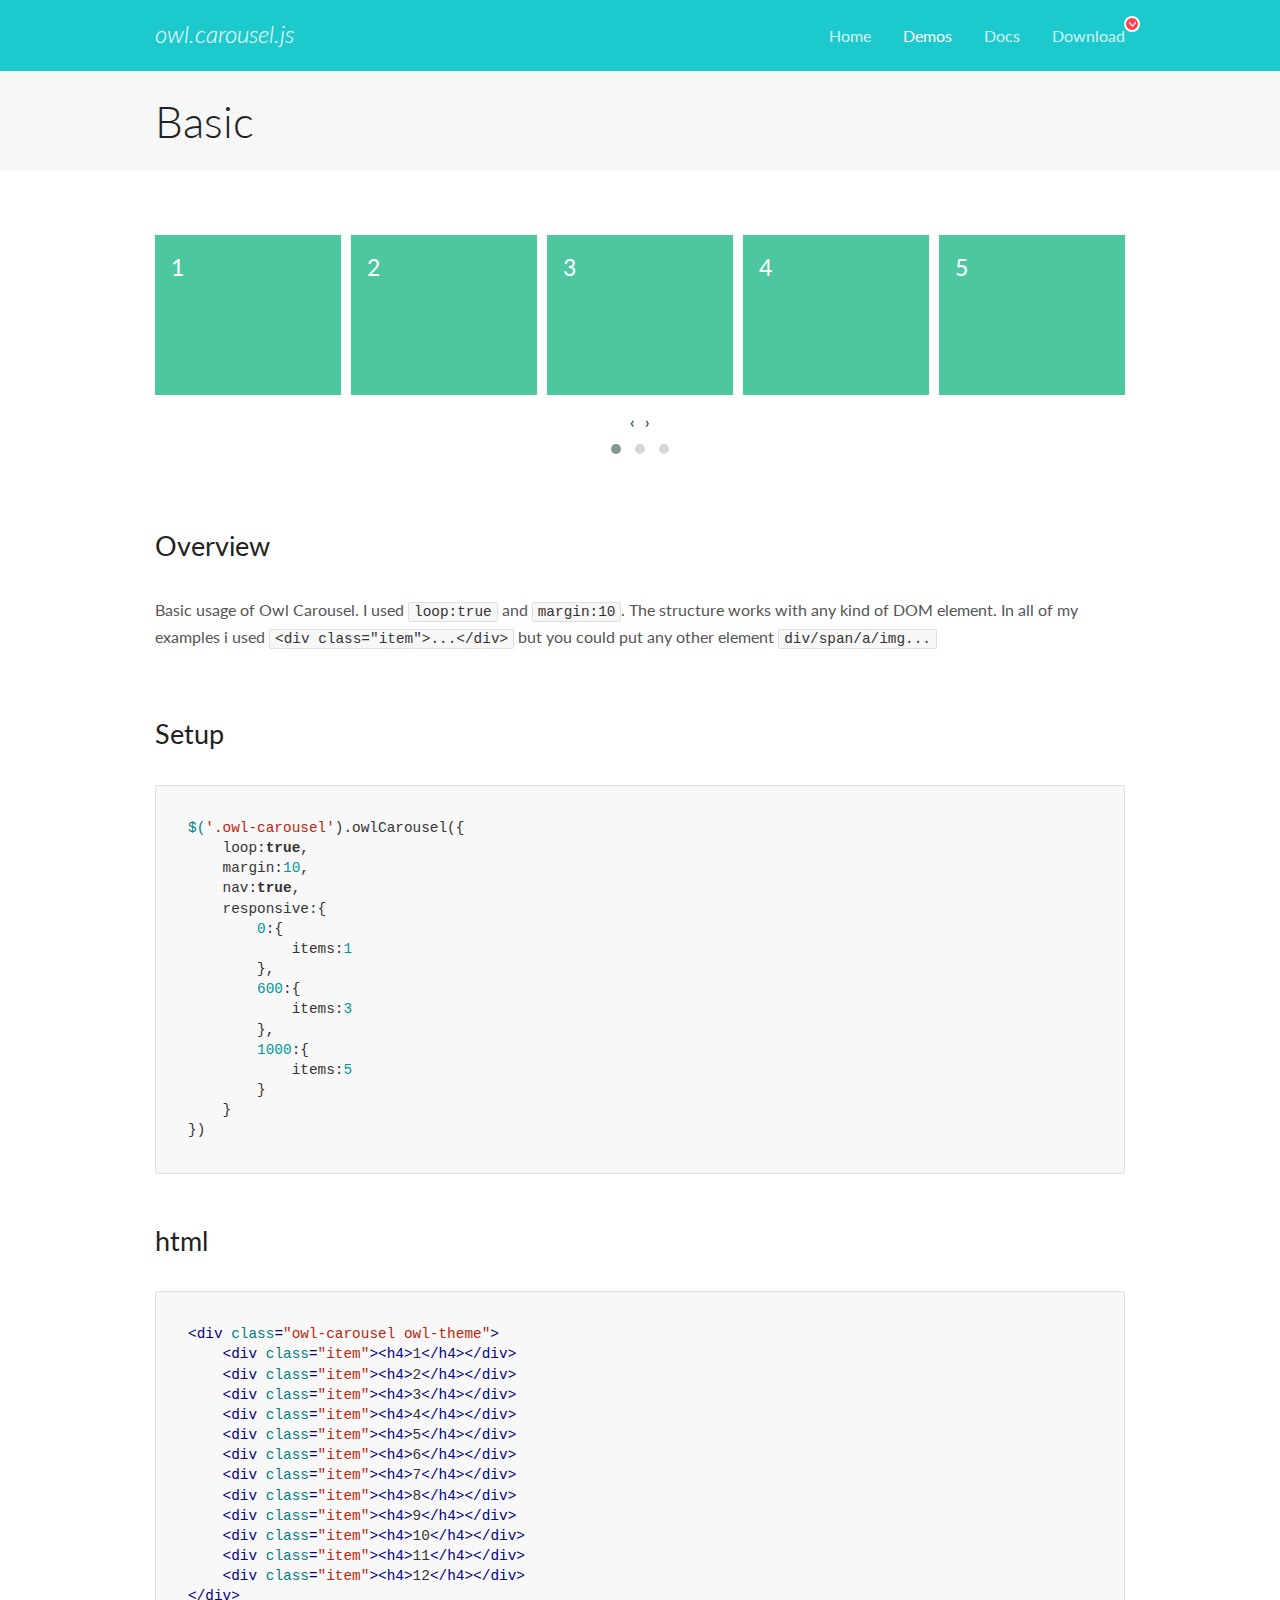
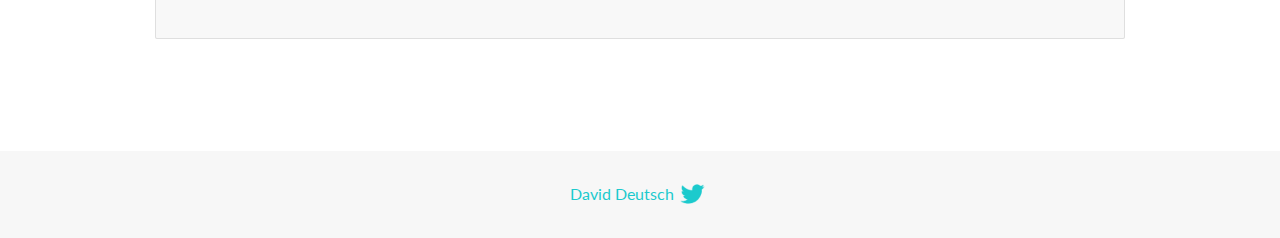
<file: honor-20210713T164151Z-001/honor/js/OwlCarousel2-2.3.4/OwlCarousel2-2.3.4/docs/demos/basic.html>
<!DOCTYPE html>
<html lang="en">
  <head>

    <!-- head -->
    <meta charset="utf-8">
    <meta name="msapplication-tap-highlight" content="no" />
    <meta name="viewport" content="width=device-width, initial-scale=1.0" />
    <meta name="description" content="Basic usage demo">
    <meta name="author" content="David Deutsch">
    <title>
      Basic Demo | Owl Carousel | 2.3.4
    </title>

    <!-- Stylesheets -->
    <link href='https://fonts.googleapis.com/css?family=Lato:300,400,700,400italic,300italic' rel='stylesheet' type='text/css'>
    <link rel="stylesheet" href="../assets/css/docs.theme.min.css">

    <!-- Owl Stylesheets -->
    <link rel="stylesheet" href="../assets/owlcarousel/assets/owl.carousel.min.css">
    <link rel="stylesheet" href="../assets/owlcarousel/assets/owl.theme.default.min.css">

    <!-- HTML5 shim and Respond.js IE8 support of HTML5 elements and media queries -->

    <!--[if lt IE 9]>
      <script src="https://oss.maxcdn.com/libs/html5shiv/3.7.0/html5shiv.js"></script>
      <script src="https://oss.maxcdn.com/libs/respond.js/1.3.0/respond.min.js"></script>
    <![endif]-->

    <!-- Favicons -->
    <link rel="apple-touch-icon-precomposed" sizes="144x144" href="../assets/ico/apple-touch-icon-144-precomposed.png">
    <link rel="shortcut icon" href="../assets/ico/favicon.png">
    <link rel="shortcut icon" href="favicon.ico">

    <!-- Yeah i know js should not be in header. Its required for demos.-->

    <!-- javascript -->
    <script src="../assets/vendors/jquery.min.js"></script>
    <script src="../assets/owlcarousel/owl.carousel.js"></script>
  </head>
  <body>

    <!-- header -->
    <header class="header">
      <div class="row">
        <div class="large-12 columns">
          <div class="brand left">
            <h3>
              <a href="/OwlCarousel2/">owl.carousel.js</a> 
            </h3>
          </div>
          <a id="toggle-nav" class="right">
            <span></span> <span></span> <span></span> 
          </a> 
          <div class="nav-bar">
            <ul class="clearfix">
              <li> <a href="/OwlCarousel2/index.html">Home</a>  </li>
              <li class="active">
                <a href="/OwlCarousel2/demos/demos.html">Demos</a> 
              </li>
              <li> <a href="/OwlCarousel2/docs/started-welcome.html">Docs</a>  </li>
              <li>
                <a href="https://github.com/OwlCarousel2/OwlCarousel2/archive/2.3.4.zip">Download</a> 
                <span class="download"></span> 
              </li>
            </ul>
          </div>
        </div>
      </div>
    </header>

    <!-- title -->
    <section class="title">
      <div class="row">
        <div class="large-12 columns">
          <h1>Basic</h1>
        </div>
      </div>
    </section>

    <!--  Demos -->
    <section id="demos">
      <div class="row">
        <div class="large-12 columns">
          <div class="owl-carousel owl-theme">
            <div class="item">
              <h4>1</h4>
            </div>
            <div class="item">
              <h4>2</h4>
            </div>
            <div class="item">
              <h4>3</h4>
            </div>
            <div class="item">
              <h4>4</h4>
            </div>
            <div class="item">
              <h4>5</h4>
            </div>
            <div class="item">
              <h4>6</h4>
            </div>
            <div class="item">
              <h4>7</h4>
            </div>
            <div class="item">
              <h4>8</h4>
            </div>
            <div class="item">
              <h4>9</h4>
            </div>
            <div class="item">
              <h4>10</h4>
            </div>
            <div class="item">
              <h4>11</h4>
            </div>
            <div class="item">
              <h4>12</h4>
            </div>
          </div>
          <h3 id="overview">Overview</h3>
          <p>Basic usage of Owl Carousel. I used <code>loop:true</code> and <code>margin:10</code>. The structure works with any kind of DOM element. In all of my examples i used <code>&lt;div class=&quot;item&quot;&gt;...&lt;/div&gt;</code> but you could
            put any other element <code>div/span/a/img...</code></p>
          <h3 id="setup">Setup</h3>
          <pre><code>$(&#39;.owl-carousel&#39;).owlCarousel({
    loop:true,
    margin:10,
    nav:true,
    responsive:{
        0:{
            items:1
        },
        600:{
            items:3
        },
        1000:{
            items:5
        }
    }
})</code></pre>
          <h3 id="html">html</h3>
          <pre><code>&lt;div class=&quot;owl-carousel owl-theme&quot;&gt;
    &lt;div class=&quot;item&quot;&gt;&lt;h4&gt;1&lt;/h4&gt;&lt;/div&gt;
    &lt;div class=&quot;item&quot;&gt;&lt;h4&gt;2&lt;/h4&gt;&lt;/div&gt;
    &lt;div class=&quot;item&quot;&gt;&lt;h4&gt;3&lt;/h4&gt;&lt;/div&gt;
    &lt;div class=&quot;item&quot;&gt;&lt;h4&gt;4&lt;/h4&gt;&lt;/div&gt;
    &lt;div class=&quot;item&quot;&gt;&lt;h4&gt;5&lt;/h4&gt;&lt;/div&gt;
    &lt;div class=&quot;item&quot;&gt;&lt;h4&gt;6&lt;/h4&gt;&lt;/div&gt;
    &lt;div class=&quot;item&quot;&gt;&lt;h4&gt;7&lt;/h4&gt;&lt;/div&gt;
    &lt;div class=&quot;item&quot;&gt;&lt;h4&gt;8&lt;/h4&gt;&lt;/div&gt;
    &lt;div class=&quot;item&quot;&gt;&lt;h4&gt;9&lt;/h4&gt;&lt;/div&gt;
    &lt;div class=&quot;item&quot;&gt;&lt;h4&gt;10&lt;/h4&gt;&lt;/div&gt;
    &lt;div class=&quot;item&quot;&gt;&lt;h4&gt;11&lt;/h4&gt;&lt;/div&gt;
    &lt;div class=&quot;item&quot;&gt;&lt;h4&gt;12&lt;/h4&gt;&lt;/div&gt;
&lt;/div&gt;</code></pre>
          <script>
            $(document).ready(function() {
              var owl = $('.owl-carousel');
              owl.owlCarousel({
                margin: 10,
                nav: true,
                loop: true,
                responsive: {
                  0: {
                    items: 1
                  },
                  600: {
                    items: 3
                  },
                  1000: {
                    items: 5
                  }
                }
              })
            })
          </script>
        </div>
      </div>
    </section>

    <!-- footer -->
    <footer class="footer">
      <div class="row">
        <div class="large-12 columns">
          <h5>
            <a href="/OwlCarousel2/docs/support-contact.html">David Deutsch</a> 
            <a id="custom-tweet-button" href="https://twitter.com/share?url=https://github.com/OwlCarousel2/OwlCarousel2&text=Owl Carousel - This is so awesome! " target="_blank"></a> 
          </h5>
        </div>
      </div>
    </footer>

    <!-- vendors -->
    <script src="../assets/vendors/highlight.js"></script>
    <script src="../assets/js/app.js"></script>
  </body>
</html>
</file>
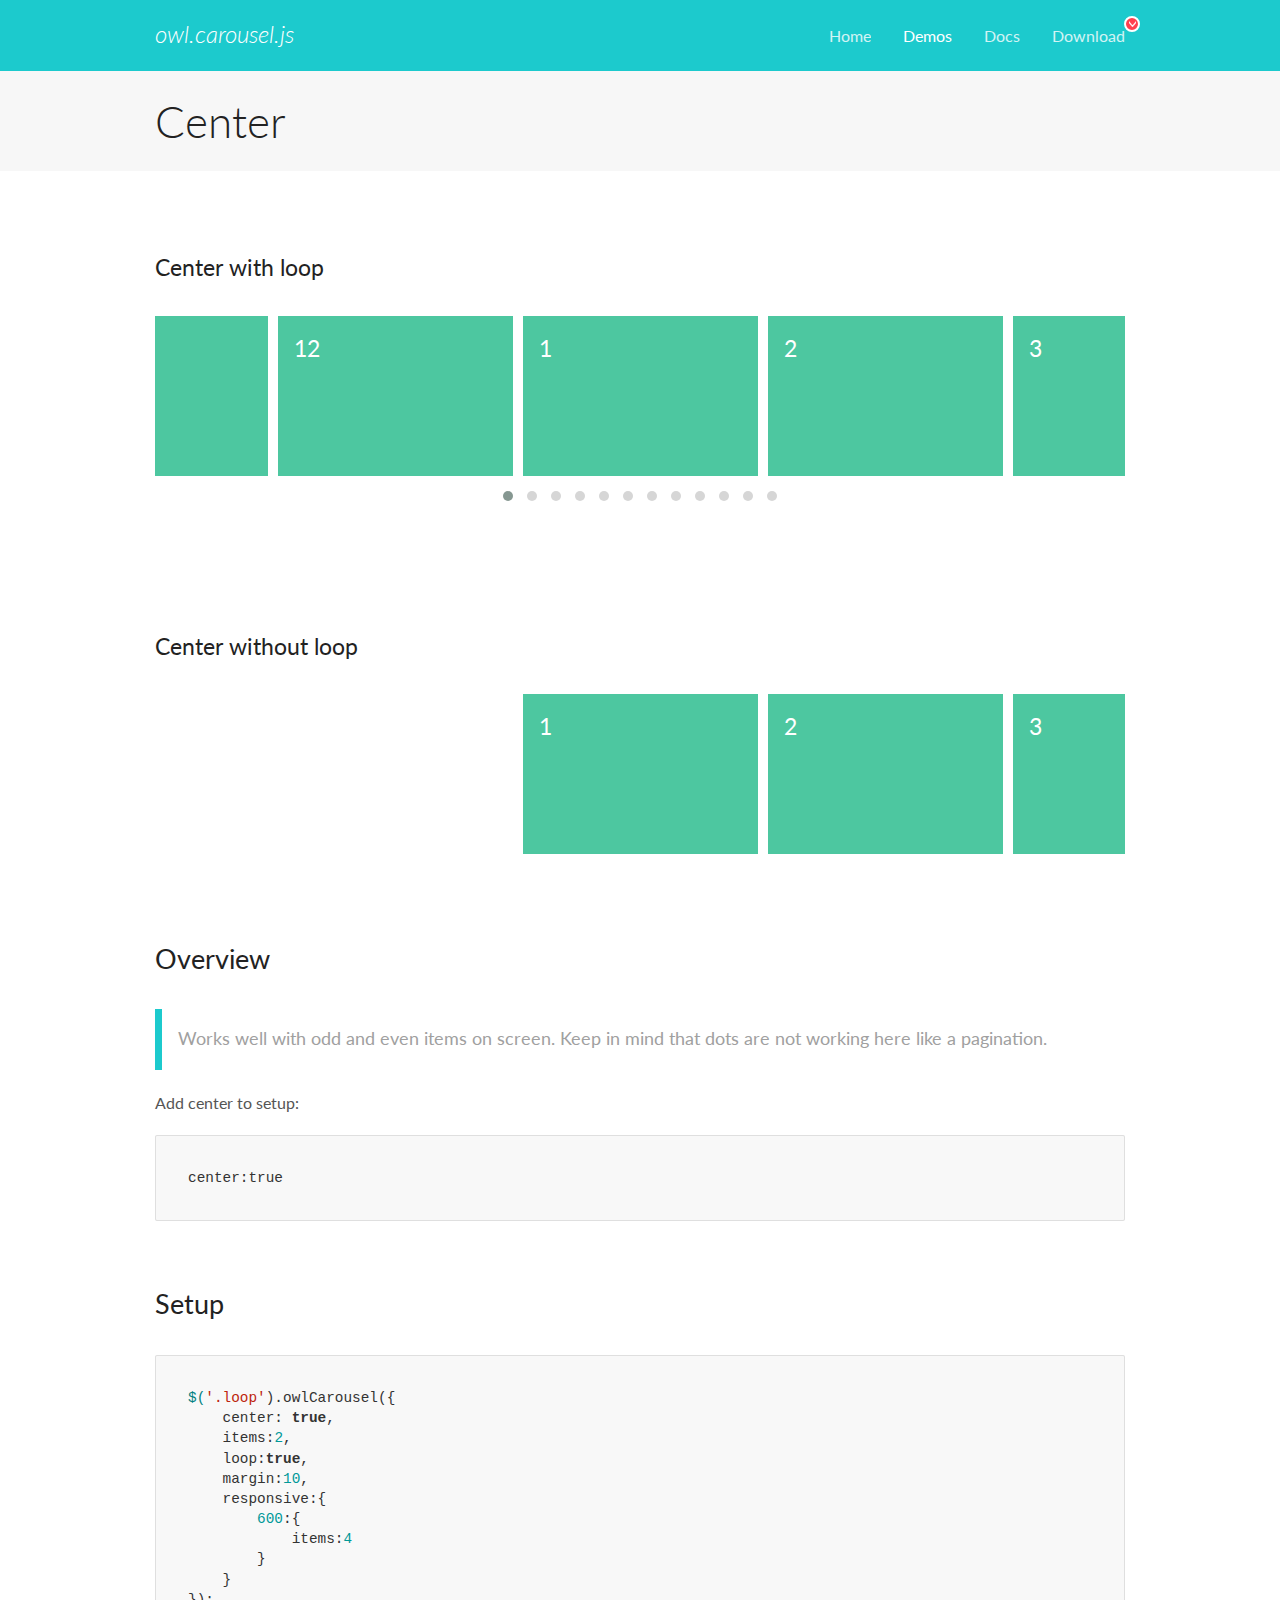
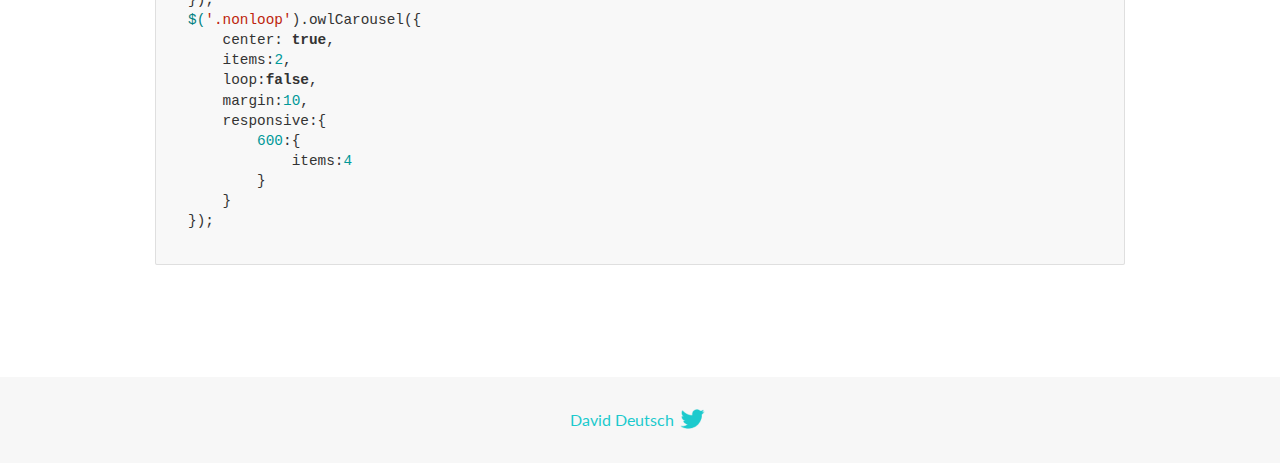
<file: honor-20210713T164151Z-001/honor/js/OwlCarousel2-2.3.4/OwlCarousel2-2.3.4/docs/demos/center.html>
<!DOCTYPE html>
<html lang="en">
  <head>

    <!-- head -->
    <meta charset="utf-8">
    <meta name="msapplication-tap-highlight" content="no" />
    <meta name="viewport" content="width=device-width, initial-scale=1.0" />
    <meta name="description" content="Center carousel">
    <meta name="author" content="David Deutsch">
    <title>
      Center Demo | Owl Carousel | 2.3.4
    </title>

    <!-- Stylesheets -->
    <link href='https://fonts.googleapis.com/css?family=Lato:300,400,700,400italic,300italic' rel='stylesheet' type='text/css'>
    <link rel="stylesheet" href="../assets/css/docs.theme.min.css">

    <!-- Owl Stylesheets -->
    <link rel="stylesheet" href="../assets/owlcarousel/assets/owl.carousel.min.css">
    <link rel="stylesheet" href="../assets/owlcarousel/assets/owl.theme.default.min.css">

    <!-- HTML5 shim and Respond.js IE8 support of HTML5 elements and media queries -->

    <!--[if lt IE 9]>
      <script src="https://oss.maxcdn.com/libs/html5shiv/3.7.0/html5shiv.js"></script>
      <script src="https://oss.maxcdn.com/libs/respond.js/1.3.0/respond.min.js"></script>
    <![endif]-->

    <!-- Favicons -->
    <link rel="apple-touch-icon-precomposed" sizes="144x144" href="../assets/ico/apple-touch-icon-144-precomposed.png">
    <link rel="shortcut icon" href="../assets/ico/favicon.png">
    <link rel="shortcut icon" href="favicon.ico">

    <!-- Yeah i know js should not be in header. Its required for demos.-->

    <!-- javascript -->
    <script src="../assets/vendors/jquery.min.js"></script>
    <script src="../assets/owlcarousel/owl.carousel.js"></script>
  </head>
  <body>

    <!-- header -->
    <header class="header">
      <div class="row">
        <div class="large-12 columns">
          <div class="brand left">
            <h3>
              <a href="/OwlCarousel2/">owl.carousel.js</a> 
            </h3>
          </div>
          <a id="toggle-nav" class="right">
            <span></span> <span></span> <span></span> 
          </a> 
          <div class="nav-bar">
            <ul class="clearfix">
              <li> <a href="/OwlCarousel2/index.html">Home</a>  </li>
              <li class="active">
                <a href="/OwlCarousel2/demos/demos.html">Demos</a> 
              </li>
              <li> <a href="/OwlCarousel2/docs/started-welcome.html">Docs</a>  </li>
              <li>
                <a href="https://github.com/OwlCarousel2/OwlCarousel2/archive/2.3.4.zip">Download</a> 
                <span class="download"></span> 
              </li>
            </ul>
          </div>
        </div>
      </div>
    </header>

    <!-- title -->
    <section class="title">
      <div class="row">
        <div class="large-12 columns">
          <h1>Center</h1>
        </div>
      </div>
    </section>

    <!--  Demos -->
    <section id="demos">
      <div class="row">
        <div class="large-12 columns">
          <h4 id="center-with-loop">Center with loop</h4>
          <div class="loop owl-carousel owl-theme">
            <div class="item">
              <h4>1</h4>
            </div>
            <div class="item">
              <h4>2</h4>
            </div>
            <div class="item">
              <h4>3</h4>
            </div>
            <div class="item">
              <h4>4</h4>
            </div>
            <div class="item">
              <h4>5</h4>
            </div>
            <div class="item">
              <h4>6</h4>
            </div>
            <div class="item">
              <h4>7</h4>
            </div>
            <div class="item">
              <h4>8</h4>
            </div>
            <div class="item">
              <h4>9</h4>
            </div>
            <div class="item">
              <h4>10</h4>
            </div>
            <div class="item">
              <h4>11</h4>
            </div>
            <div class="item">
              <h4>12</h4>
            </div>
          </div>
          <br>
          <h4 id="center-without-loop">Center without loop</h4>
          <div class="nonloop owl-carousel">
            <div class="item">
              <h4>1</h4>
            </div>
            <div class="item">
              <h4>2</h4>
            </div>
            <div class="item">
              <h4>3</h4>
            </div>
            <div class="item">
              <h4>4</h4>
            </div>
            <div class="item">
              <h4>5</h4>
            </div>
            <div class="item">
              <h4>6</h4>
            </div>
            <div class="item">
              <h4>7</h4>
            </div>
            <div class="item">
              <h4>8</h4>
            </div>
            <div class="item">
              <h4>9</h4>
            </div>
            <div class="item">
              <h4>10</h4>
            </div>
            <div class="item">
              <h4>11</h4>
            </div>
            <div class="item">
              <h4>12</h4>
            </div>
          </div>
          <h3 id="overview">Overview</h3>
          <blockquote>
            <p>Works well with odd and even items on screen. Keep in mind that dots are not working here like a pagination.</p>
          </blockquote>
          <p>Add center to setup:</p>
          <pre><code>center:true</code></pre>
          <h3 id="setup">Setup</h3>
          <pre><code>$(&#39;.loop&#39;).owlCarousel({
    center: true,
    items:2,
    loop:true,
    margin:10,
    responsive:{
        600:{
            items:4
        }
    }
});
$(&#39;.nonloop&#39;).owlCarousel({
    center: true,
    items:2,
    loop:false,
    margin:10,
    responsive:{
        600:{
            items:4
        }
    }
});</code></pre>
          <script>
            jQuery(document).ready(function($) {
              $('.loop').owlCarousel({
                center: true,
                items: 2,
                loop: true,
                margin: 10,
                responsive: {
                  600: {
                    items: 4
                  }
                }
              });
              $('.nonloop').owlCarousel({
                center: true,
                items: 2,
                loop: false,
                margin: 10,
                responsive: {
                  600: {
                    items: 4
                  }
                }
              });
            });
          </script>
        </div>
      </div>
    </section>

    <!-- footer -->
    <footer class="footer">
      <div class="row">
        <div class="large-12 columns">
          <h5>
            <a href="/OwlCarousel2/docs/support-contact.html">David Deutsch</a> 
            <a id="custom-tweet-button" href="https://twitter.com/share?url=https://github.com/OwlCarousel2/OwlCarousel2&text=Owl Carousel - This is so awesome! " target="_blank"></a> 
          </h5>
        </div>
      </div>
    </footer>

    <!-- vendors -->
    <script src="../assets/vendors/highlight.js"></script>
    <script src="../assets/js/app.js"></script>
  </body>
</html>
</file>
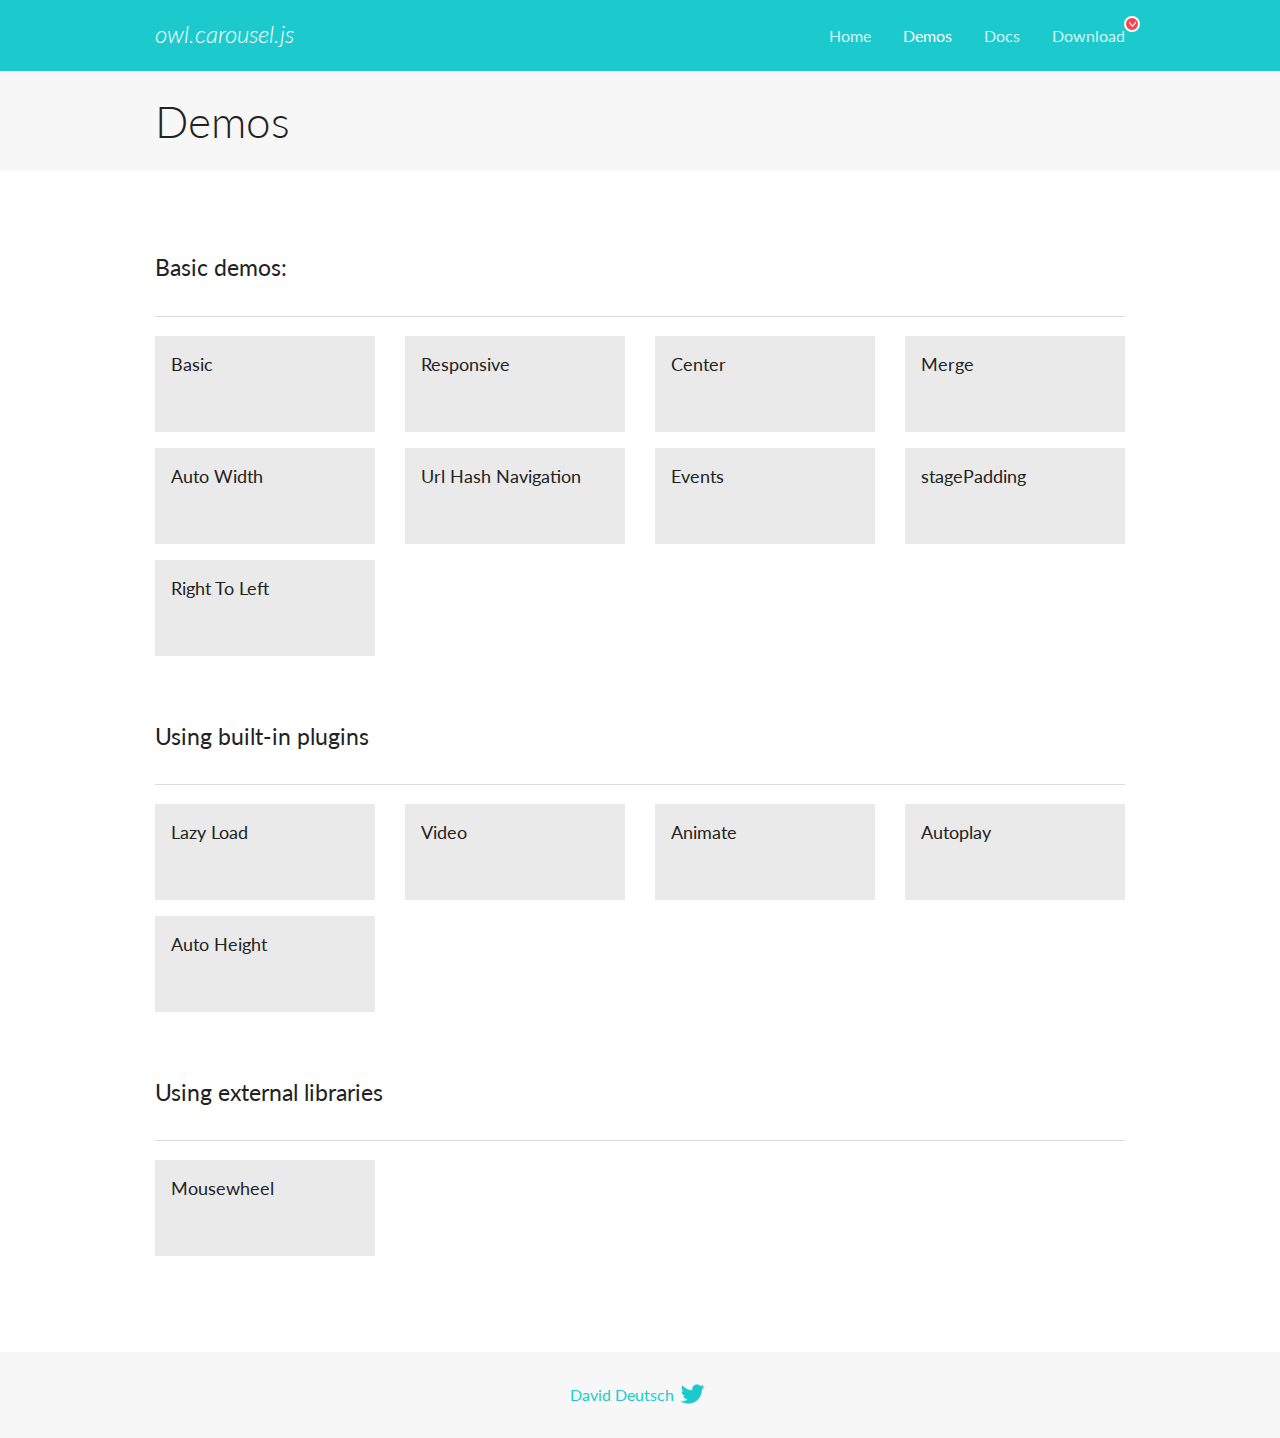
<file: honor-20210713T164151Z-001/honor/js/OwlCarousel2-2.3.4/OwlCarousel2-2.3.4/docs/demos/demos.html>
<!DOCTYPE html>
<html lang="en">
  <head>

    <!-- head -->
    <meta charset="utf-8">
    <meta name="msapplication-tap-highlight" content="no" />
    <meta name="viewport" content="width=device-width, initial-scale=1.0" />
    <meta name="description" content="A list of Owl Carousel examples.">
    <meta name="author" content="David Deutsch">
    <title>
      Demos | Owl Carousel | 2.3.4
    </title>

    <!-- Stylesheets -->
    <link href='https://fonts.googleapis.com/css?family=Lato:300,400,700,400italic,300italic' rel='stylesheet' type='text/css'>
    <link rel="stylesheet" href="../assets/css/docs.theme.min.css">

    <!-- Owl Stylesheets -->
    <link rel="stylesheet" href="../assets/owlcarousel/assets/owl.carousel.min.css">
    <link rel="stylesheet" href="../assets/owlcarousel/assets/owl.theme.default.min.css">

    <!-- HTML5 shim and Respond.js IE8 support of HTML5 elements and media queries -->

    <!--[if lt IE 9]>
      <script src="https://oss.maxcdn.com/libs/html5shiv/3.7.0/html5shiv.js"></script>
      <script src="https://oss.maxcdn.com/libs/respond.js/1.3.0/respond.min.js"></script>
    <![endif]-->

    <!-- Favicons -->
    <link rel="apple-touch-icon-precomposed" sizes="144x144" href="../assets/ico/apple-touch-icon-144-precomposed.png">
    <link rel="shortcut icon" href="../assets/ico/favicon.png">
    <link rel="shortcut icon" href="favicon.ico">

    <!-- Yeah i know js should not be in header. Its required for demos.-->

    <!-- javascript -->
    <script src="../assets/vendors/jquery.min.js"></script>
    <script src="../assets/owlcarousel/owl.carousel.js"></script>
  </head>
  <body>

    <!-- header -->
    <header class="header">
      <div class="row">
        <div class="large-12 columns">
          <div class="brand left">
            <h3>
              <a href="/OwlCarousel2/">owl.carousel.js</a> 
            </h3>
          </div>
          <a id="toggle-nav" class="right">
            <span></span> <span></span> <span></span> 
          </a> 
          <div class="nav-bar">
            <ul class="clearfix">
              <li> <a href="/OwlCarousel2/index.html">Home</a>  </li>
              <li class="active">
                <a href="/OwlCarousel2/demos/demos.html">Demos</a> 
              </li>
              <li> <a href="/OwlCarousel2/docs/started-welcome.html">Docs</a>  </li>
              <li>
                <a href="https://github.com/OwlCarousel2/OwlCarousel2/archive/2.3.4.zip">Download</a> 
                <span class="download"></span> 
              </li>
            </ul>
          </div>
        </div>
      </div>
    </header>

    <!-- title -->
    <section class="title">
      <div class="row">
        <div class="large-12 columns">
          <h1>Demos</h1>
        </div>
      </div>
    </section>

    <!--  Demos -->
    <section id="demos">
      <div class="row">
        <div class="large-12 columns">
          <h4 id="basic-demos-">Basic demos:</h4>
          <hr>
          <div class="demo-list">
            <div class="row">
              <div class="small-6 medium-4 large-3 columns">
                <a href="basic.html" class="demo-block">
                  <h5>Basic </h5>
                </a> 
              </div>
              <div class="small-6 medium-4 large-3 columns">
                <a href="responsive.html" class="demo-block">
                  <h5>Responsive </h5>
                </a> 
              </div>
              <div class="small-6 medium-4 large-3 columns">
                <a href="center.html" class="demo-block">
                  <h5>Center </h5>
                </a> 
              </div>
              <div class="small-6 medium-4 large-3 columns">
                <a href="merge.html" class="demo-block">
                  <h5>Merge </h5>
                </a> 
              </div>
              <div class="small-6 medium-4 large-3 columns">
                <a href="autowidth.html" class="demo-block">
                  <h5>Auto Width </h5>
                </a> 
              </div>
              <div class="small-6 medium-4 large-3 columns">
                <a href="urlhashnav.html" class="demo-block">
                  <h5>Url Hash Navigation </h5>
                </a> 
              </div>
              <div class="small-6 medium-4 large-3 columns">
                <a href="events.html" class="demo-block">
                  <h5>Events </h5>
                </a> 
              </div>
              <div class="small-6 medium-4 large-3 columns">
                <a href="stagepadding.html" class="demo-block">
                  <h5>stagePadding </h5>
                </a> 
              </div>
              <div class="small-6 medium-4 large-3 columns">
                <a href="rtl.html" class="demo-block">
                  <h5>Right To Left </h5>
                </a> 
              </div>
            </div>
          </div>
          <h4 id="using-built-in-plugins">Using built-in plugins</h4>
          <hr>
          <div class="demo-list">
            <div class="row">
              <div class="small-6 medium-4 large-3 columns">
                <a href="lazyLoad.html" class="demo-block">
                  <h5>Lazy Load </h5>
                </a> 
              </div>
              <div class="small-6 medium-4 large-3 columns">
                <a href="video.html" class="demo-block">
                  <h5>Video </h5>
                </a> 
              </div>
              <div class="small-6 medium-4 large-3 columns">
                <a href="animate.html" class="demo-block">
                  <h5>Animate </h5>
                </a> 
              </div>
              <div class="small-6 medium-4 large-3 columns">
                <a href="autoplay.html" class="demo-block">
                  <h5>Autoplay </h5>
                </a> 
              </div>
              <div class="small-6 medium-4 large-3 columns">
                <a href="autoheight.html" class="demo-block">
                  <h5>Auto Height </h5>
                </a> 
              </div>
            </div>
          </div>
          <h4 id="using-external-libraries">Using external libraries</h4>
          <hr>
          <div class="demo-list">
            <div class="row">
              <div class="small-6 medium-4 large-3 columns">
                <a href="mousewheel.html" class="demo-block">
                  <h5>Mousewheel </h5>
                </a> 
              </div>
            </div>
          </div>
        </div>
      </div>
    </section>

    <!-- footer -->
    <footer class="footer">
      <div class="row">
        <div class="large-12 columns">
          <h5>
            <a href="/OwlCarousel2/docs/support-contact.html">David Deutsch</a> 
            <a id="custom-tweet-button" href="https://twitter.com/share?url=https://github.com/OwlCarousel2/OwlCarousel2&text=Owl Carousel - This is so awesome! " target="_blank"></a> 
          </h5>
        </div>
      </div>
    </footer>

    <!-- vendors -->
    <script src="../assets/vendors/highlight.js"></script>
    <script src="../assets/js/app.js"></script>
  </body>
</html>
</file>
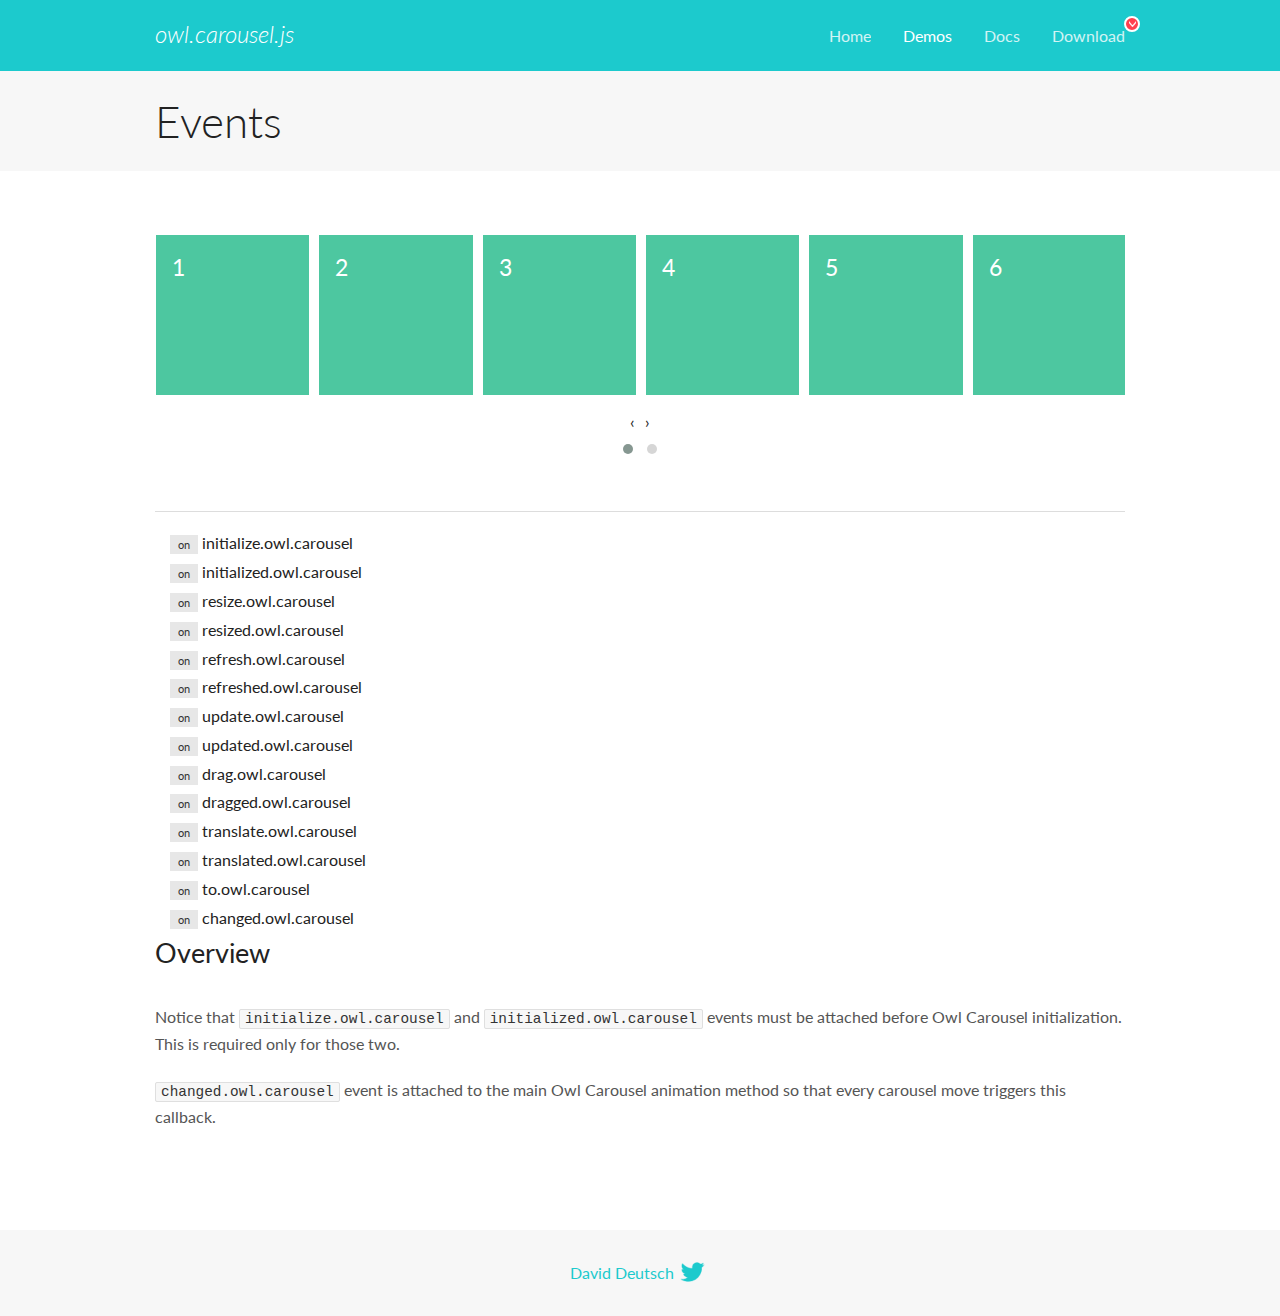
<file: honor-20210713T164151Z-001/honor/js/OwlCarousel2-2.3.4/OwlCarousel2-2.3.4/docs/demos/events.html>
<!DOCTYPE html>
<html lang="en">
  <head>

    <!-- head -->
    <meta charset="utf-8">
    <meta name="msapplication-tap-highlight" content="no" />
    <meta name="viewport" content="width=device-width, initial-scale=1.0" />
    <meta name="description" content="Events usage demo">
    <meta name="author" content="David Deutsch">
    <title>
      Events Demo | Owl Carousel | 2.3.4
    </title>

    <!-- Stylesheets -->
    <link href='https://fonts.googleapis.com/css?family=Lato:300,400,700,400italic,300italic' rel='stylesheet' type='text/css'>
    <link rel="stylesheet" href="../assets/css/docs.theme.min.css">

    <!-- Owl Stylesheets -->
    <link rel="stylesheet" href="../assets/owlcarousel/assets/owl.carousel.min.css">
    <link rel="stylesheet" href="../assets/owlcarousel/assets/owl.theme.default.min.css">

    <!-- HTML5 shim and Respond.js IE8 support of HTML5 elements and media queries -->

    <!--[if lt IE 9]>
      <script src="https://oss.maxcdn.com/libs/html5shiv/3.7.0/html5shiv.js"></script>
      <script src="https://oss.maxcdn.com/libs/respond.js/1.3.0/respond.min.js"></script>
    <![endif]-->

    <!-- Favicons -->
    <link rel="apple-touch-icon-precomposed" sizes="144x144" href="../assets/ico/apple-touch-icon-144-precomposed.png">
    <link rel="shortcut icon" href="../assets/ico/favicon.png">
    <link rel="shortcut icon" href="favicon.ico">

    <!-- Yeah i know js should not be in header. Its required for demos.-->

    <!-- javascript -->
    <script src="../assets/vendors/jquery.min.js"></script>
    <script src="../assets/owlcarousel/owl.carousel.js"></script>
  </head>
  <body>

    <!-- header -->
    <header class="header">
      <div class="row">
        <div class="large-12 columns">
          <div class="brand left">
            <h3>
              <a href="/OwlCarousel2/">owl.carousel.js</a> 
            </h3>
          </div>
          <a id="toggle-nav" class="right">
            <span></span> <span></span> <span></span> 
          </a> 
          <div class="nav-bar">
            <ul class="clearfix">
              <li> <a href="/OwlCarousel2/index.html">Home</a>  </li>
              <li class="active">
                <a href="/OwlCarousel2/demos/demos.html">Demos</a> 
              </li>
              <li> <a href="/OwlCarousel2/docs/started-welcome.html">Docs</a>  </li>
              <li>
                <a href="https://github.com/OwlCarousel2/OwlCarousel2/archive/2.3.4.zip">Download</a> 
                <span class="download"></span> 
              </li>
            </ul>
          </div>
        </div>
      </div>
    </header>

    <!-- title -->
    <section class="title">
      <div class="row">
        <div class="large-12 columns">
          <h1>Events</h1>
        </div>
      </div>
    </section>

    <!--  Demos -->
    <section id="demos">
      <div class="row">
        <div class="large-12 columns">
          <div class="owl-carousel owl-theme">
            <div class="item">
              <h4>1</h4>
            </div>
            <div class="item">
              <h4>2</h4>
            </div>
            <div class="item">
              <h4>3</h4>
            </div>
            <div class="item">
              <h4>4</h4>
            </div>
            <div class="item">
              <h4>5</h4>
            </div>
            <div class="item">
              <h4>6</h4>
            </div>
            <div class="item">
              <h4>7</h4>
            </div>
            <div class="item">
              <h4>8</h4>
            </div>
            <div class="item">
              <h4>9</h4>
            </div>
            <div class="item">
              <h4>10</h4>
            </div>
            <div class="item">
              <h4>11</h4>
            </div>
            <div class="item">
              <h4>12</h4>
            </div>
          </div>
          <hr>
          <div class="large-12 columns callbacks">
            <div><span class="label secondary initialize">on</span>  initialize.owl.carousel </div>
            <div><span class="label secondary initialized">on</span>  initialized.owl.carousel </div>
            <div><span class="label secondary resize">on</span>  resize.owl.carousel </div>
            <div><span class="label secondary resized">on</span>  resized.owl.carousel </div>
            <div><span class="label secondary refresh">on</span>  refresh.owl.carousel </div>
            <div><span class="label secondary refreshed">on</span>  refreshed.owl.carousel </div>
            <div><span class="label secondary update">on</span>  update.owl.carousel </div>
            <div><span class="label secondary updated">on</span>  updated.owl.carousel </div>
            <div><span class="label secondary drag">on</span>  drag.owl.carousel </div>
            <div><span class="label secondary dragged">on</span>  dragged.owl.carousel </div>
            <div><span class="label secondary translate">on</span>  translate.owl.carousel </div>
            <div><span class="label secondary translated">on</span>  translated.owl.carousel </div>
            <div><span class="label secondary to">on</span>  to.owl.carousel </div>
            <div><span class="label secondary changed">on</span>  changed.owl.carousel </div>
          </div>
          <h3 id="overview">Overview</h3>
          <p>Notice that <code>initialize.owl.carousel</code> and <code>initialized.owl.carousel</code> events must be attached before Owl Carousel initialization. This is required only for those two.</p>
          <p><code>changed.owl.carousel</code> event is attached to the main Owl Carousel animation method so that every carousel move triggers this callback.</p>
          <script>
            jQuery(document).ready(function($) {
              var owl = $('.owl-carousel');
              owl.on('initialize.owl.carousel initialized.owl.carousel ' +
                'initialize.owl.carousel initialize.owl.carousel ' +
                'resize.owl.carousel resized.owl.carousel ' +
                'refresh.owl.carousel refreshed.owl.carousel ' +
                'update.owl.carousel updated.owl.carousel ' +
                'drag.owl.carousel dragged.owl.carousel ' +
                'translate.owl.carousel translated.owl.carousel ' +
                'to.owl.carousel changed.owl.carousel',
                function(e) {
                  $('.' + e.type)
                    .removeClass('secondary')
                    .addClass('success');
                  window.setTimeout(function() {
                    $('.' + e.type)
                      .removeClass('success')
                      .addClass('secondary');
                  }, 500);
                });
              owl.owlCarousel({
                loop: true,
                nav: true,
                lazyLoad: true,
                margin: 10,
                video: true,
                responsive: {
                  0: {
                    items: 1
                  },
                  600: {
                    items: 3
                  },
                  960: {
                    items: 5,
                  },
                  1200: {
                    items: 6
                  }
                }
              });
            });
          </script>
        </div>
      </div>
    </section>

    <!-- footer -->
    <footer class="footer">
      <div class="row">
        <div class="large-12 columns">
          <h5>
            <a href="/OwlCarousel2/docs/support-contact.html">David Deutsch</a> 
            <a id="custom-tweet-button" href="https://twitter.com/share?url=https://github.com/OwlCarousel2/OwlCarousel2&text=Owl Carousel - This is so awesome! " target="_blank"></a> 
          </h5>
        </div>
      </div>
    </footer>

    <!-- vendors -->
    <script src="../assets/vendors/highlight.js"></script>
    <script src="../assets/js/app.js"></script>
  </body>
</html>
</file>
<file: bootstrapconvert/css/style.css>
@charset "utf-8";
/* CSS Document */

* {margin:0px;
padding:0px;
}
.border{
	border:1px solid black;
}
.clearfix:after {clear:both;
content:".";
display:block;
height:0;
line-height:0;
visibility:hidden;
}

body {font-family:Calibri, Arial, Helvetica, sans-serif;
background-color:#999;
}

@font-face {
  font-family: 'icomoon';
  src:  url('../fonts/icomoon.eot?8z4d40');
  src:  url('../fonts/icomoon.eot?8z4d40#iefix') format('embedded-opentype'),
    url('../fonts/icomoon.ttf?8z4d40') format('truetype'),
    url('../fonts/icomoon.woff?8z4d40') format('woff'),
    url('../fonts/icomoon.svg?8z4d40#icomoon') format('svg');
  font-weight: normal;
  font-style: normal;
}

[class^="icon-"], [class*=" icon-"] {
  /* use !important to prevent issues with browser extensions that change fonts */
  font-family: 'icomoon' !important;
  speak: none;
  font-style: normal;
  font-weight: normal;
  font-variant: normal;
  text-transform: none;
  line-height: 1;

  /* Better Font Rendering =========== */
  -webkit-font-smoothing: antialiased;
  -moz-osx-font-smoothing: grayscale;
}

.icon-location1:before {
  content: "\e905";
}
.icon-location2:before {
  content: "\e906";
}
.icon-wrench:before {
  content: "\e908";
}
.icon-tool:before {
  content: "\e908";
}
.icon-fix:before {
  content: "\e908";
}
.icon-settings:before {
  content: "\e908";
}
.icon-control:before {
  content: "\e908";
}
.icon-options:before {
  content: "\e908";
}
.icon-preferences:before {
  content: "\e908";
}
.icon-youtube:before {
  content: "\e900";
}
.icon-linkedin:before {
  content: "\e901";
}
.icon-twitter:before {
  content: "\e902";
}
.icon-instagram:before {
  content: "\e903";
}
.icon-facebook:before {
  content: "\e904";
}
.icon-vivo:before {
  content: "\e907";
}


#wrapper {background-color:#fff;
width:1290px;
height:auto;
margin:auto;
}

/*header start*/
.header {
background-color:#fff; 
//height:70px;

}

 

.image_div {background-color:#fff;
width:121px;
height:40px;
float:right;
margin-top:10px;
}

.header_right {background-color:#fff;
height:70px;

}

//nav {background-color:#fff;
position:relative;
}

//ul li {list-style-type:none;
float:left;
}

.nav_link {text-decoration:none;
padding:30px;
text-align:left;
color:#666;
font-size:16px;
transition:0.5s;
border-bottom:3px solid transparent;
}

.nav_link:hover {color:#008cd6;
font-size:16px;
border-bottom:3px solid #008cd6;
}

ul li ul {display:none;
position:absolute;
right:0;
top:0px;
transition:0.5s;
}

ul li:hover ul {display:block;
}

.search_bar {width:300px;
height:52px;
font-size:20px;
padding-left:15px;
border:1px solid #008cd6;
border-radius:2px;
}
/*header close*/


/*container_1 start*/
.container_1 {background:url(../image/background.png);
width:1290px;
height:600px;
float:left;
position:relative;
}

.container_1_text_box {width:300px;
height:auto;
float:right;
//margin-top:150px;
margin-right:50px;
text-align:center;
}

.container_1 h1 {color:#333;
font-size:60px;
text-align:center;
}

.container_1 h2 {color:#333;
text-align:center;
margin-bottom:30px;
}

.container_1_link {text-decoration:none;
color:#333;
font-size:13px;
border:1px solid #333;
border-radius:20px;
padding:6px 45px 6px 27px;
position:relative;
transition:1s;
}

.container_1_link:hover {background-color:#008cd6;
border-color:#008cd6;
color:#FFF;
}
/*container_1 close*/


/*container_2 start*/
.container_2 {background-color:#f6f6f6;
width:1290px;
height:auto;
float:left;
}

.container_2 h1 {color:#333;
font-family:"Humanst521 Lt BT", Arial, Helvetica, sans-serif;
text-align:center;
margin:40px 0px 20px 0px;
}

.container_2 p {color:#666;
text-align:center;
margin-top:20px;
}

.container_2 .center_table {background-color:#f6f6f6;
width:920px;
height:335px;
float:left;
margin:40px 185px 100px 185px;
}

.container_2_table_row {background-color:#fff;

border-radius:5px;
float:left;
transition:0.5s;

}

.container_2_table_row:hover {transform:translate(0px,-15px);
box-shadow:5px 5px 10px gray;
}

.container_2_table_row h3 {color:#333;
text-align:center;
margin:30px 0px 10px 0px;
}

.container_2_table_row h6 {color:#666;
text-align:center;
}

.container_2_image {
left:60px;
bottom:30px;
margin:auto;
}

.container_2_link {text-decoration:none;
color:#333;
font-size:13px;
border:1px solid #333;
border-radius:20px;
padding:6px 50px 6px 27px;
position:relative;
transition:1s;
line-height:100px;
}

.container_2_link:hover {background-color:#008cd6;
border-color:#008cd6;
color:#FFF;
}
/*container_2 close*/


/*container_3 start*/
.container_3 {background-color:#fff;
width:1290px;
height:660px;
float:left;
}

.video_container {background-color:#000;
width:960px;
height:auto;
float:left;
border-top:5px solid #000;
border-right:20px solid #000;
border-bottom:10px solid #000;
border-left:20px solid #000;
border-radius:20px;
margin:30px 145px 10px 145px;
}

.play_button {background-color:#008cd6;
border:1px solid #008cd6;
border-radius:3px;
width:120px;
height:25px;
}
/*container_3 close*/


/*container_4 start*/
.container_4 {background-color:#f6f6f6;
width:1290px;
height:auto;
float:left;
}

.container_4 h1 {color:#333;
font-family:"Humanst521 Lt BT", Arial, Helvetica, sans-serif;
text-align:center;
margin:40px 0px 20px 0px;
}

.container_4 p {color:#666;
text-align:center;
margin-top:20px;
}

.container_4 .center_table {background-color:#f6f6f6;
width:920px;
height:265px;
float:left;
margin:40px 185px 0px 185px;
}

.container_4_table_row {background-color:#fff;
height:auto;
transition:0.5s;
}

.container_4_table_row:hover {transform:translate(0px,-15px);
box-shadow:5px 5px 10px gray;
}

.container_4_table_row h5 {color:#333;
font-size:11px;
text-align:center;
line-height:30px;
margin-top:10px;
}

.container_4_table_row h6 {color:#999;
font-size:12px;
text-align:center;
margin-bottom:20px;
}

.container_4_table_row .nesw {color:#666;
font-size:11px;
text-align:center;
border:0px solid #666;
border-radius:3px;
padding:2px 5px;
width:30px;
margin-right:5px;
}

.container_4_link {text-decoration:none;
color:#333;
font-size:13px;
border:1px solid #333;
border-radius:20px;
padding:6px 42px 6px 27px;
transition:1s;
line-height:100px;
}

.container_4_link:hover {background-color:#008cd6;
border-color:#008cd6;
color:#FFF;
}
/*container_4 close*/


/*container_5 start*/
.container_5 {background:url(../image/container_5.jpg);
min-height:250px;
height:auto;
}

.container_5 .center_table {width:920px;
height:auto;
float:left;
//margin:90px 185px 25px 185px;
}
figure {float:left;
text-align:center;
height:110px;
}

.container_5_icon_1 {font-size:20px;
color:#008cd6;
text-align:center;
background-color:#FFF;
border-radius:100%;
padding:16px;
transition:0.5s;
}

.container_5_icon_2 {font-size:20px;
color:#008cd6;
text-align:center;
background-color:#FFF;
border-radius:100%;
padding:16px;
transition:0.5s;
margin-top:20px;
}

.container_5_icon_3 {font-size:20px;
color:#008cd6;
text-align:center;
background-color:#FFF;
border-radius:100%;
padding:16px;
transition:0.5s;
}

.container_5_icon_4 {font-size:20px;
color:#008cd6;
text-align:center;
background-color:#FFF;
border-radius:100%;
padding:16px;
transition:0.5s;
}

figcaption {font-size:18px;
color:#666;
margin-top:25px;
transition:0.5s;
}

figure:hover .container_5_icon_1 {background-color:#008cd6;
color:#FFF;
}

figure:hover .container_5_icon_2 {background-color:#008cd6;
color:#FFF;
}

figure:hover .container_5_icon_3 {background-color:#008cd6;
color:#FFF;
}

figure:hover .container_5_icon_4 {background-color:#008cd6;
color:#FFF;
}

figure:hover figcaption {color:#008cd6;
}
/*container_5 close*/


/*container_6 start*/
.container_6 {background-color:#f6f6f6;
width:1290px;
height:auto;
float:left;
}

.container_6 .center_table {width:920px;
height:250px;
float:left;
border-bottom:1px solid #666;
margin:75px 185px 0px 185px;
}

.container_6_table_row {background-color:#f6f6f6;
width:150px;
height:auto;
float:left;
}

.container_6_table_row h5 {font-size:18px;
color:#666;
font-weight:100;
margin-bottom:15px;
}

.container_6_table_row .container_6_links {text-decoration:none;
font-size:15px;
color:#666;
line-height:25px;
transition:0.5s;
}

.container_6_table_row .container_6_links:hover {color:#008cd6;
}

.container_6_table_row_4th {background-color:#f6f6f6;
width:230px;
height:auto;
float:right;
}

.social_icon_facebook {background-color:#bebfbf;
color:#fff;
border-radius:100%;
float:left;
padding:10px;
margin-left:10px;
margin-bottom:20px;
transition:0.5s;
}

.social_icon_facebook:hover {background-color:#3b579d;
}

.social_icon_instagram {background-color:#bebfbf;
color:#fff;
border-radius:100%;
float:left;
padding:10px;
margin-left:10px;
margin-bottom:20px;
transition:0.5s;
}

.social_icon_instagram:hover {background-color:#742926;
}

.social_icon_linkedin {background-color:#bebfbf;
color:#fff;
border-radius:100%;
float:left;
padding:10px;
margin-left:10px;
margin-bottom:20px;
transition:0.5s;
}

.social_icon_linkedin:hover {background-color:#0274b3;
}

.social_icon_twitter {background-color:#bebfbf;
color:#fff;
border-radius:100%;
float:left;
padding:10px;
margin-left:10px;
margin-bottom:20px;
transition:0.5s;
}

.social_icon_twitter:hover {background-color:#33bdfd;
}

.social_icon_youtube {background-color:#bebfbf;
color:#fff;
border-radius:100%;
float:left;
padding:10px;
margin-left:10px;
margin-bottom:20px;
transition:0.5s;
}

.social_icon_youtube:hover {background-color:#ff0000;
}

.container_6_table_row_4th p {font-size:15px;
color:#666;
margin-left:10px;
}

.email {background:url(../image/email.png) no-repeat;
background-position:185px 4px;
width:210px;
height:35px;
border:1px solid #bebfbf;
border-radius:4px;
padding-left:10px;
margin:5px 0px 10px 10px;
}

.submit {background-color:#bebfbf;
color:#FFF;
border:1px solid #bebfbf;
border-radius:15px;
padding:4px 27px;
transition:1s;
}

.submit:hover {background-color:#008cd6;
border-color:#008cd6;
}

.container_6_bottom_text {background-color:#f6f6f6;
width:920px;
height:50px;
float:left;
margin:0px 185px;
}

.pera_1 {text-decoration:none;
font-size:15px;
color:#666;
line-height:50px;
transition:0.5s;
}

.pera_1:hover {color:#008cd6;
}

.pera_2 {text-decoration:none;
font-size:15px;
color:#666;
line-height:50px;
transition:0.5s;
float:right;
}

.pera_2:hover {color:#008cd6;
}


/*container_6 close*/


/*bottom start*/
.bottom {background-color:#333;
//height:50px;
}

bottom p {color:#777;
text-align:center;
line-height:50px;
}
/*bottom close*/

.navbar{
	margin:0px;

}
.bgcolor{
	background:url(../image/background.png);
	}
.bgwhite{
	background-color:#FFF;}	
	
.center_line
{padding-top:87.5px;}

.top-margin
{
	padding-top:10px;
}

.container-top-space
{
	padding-top:50px;
}

.responsive00
{background-size:auto;}

.margin-top
{margin-top:20px;}
.margin-top1
{
	margin-top:70px;	
}
.margin-top2
{
	margin-top:130px;
}
.padding-top10
{
	padding-top:15px;
}
</file>
<file: honor-20210713T164151Z-001/honor/icomoon (1)/demo-files/demo.css>
body {
  padding: 0;
  margin: 0;
  font-family: sans-serif;
  font-size: 1em;
  line-height: 1.5;
  color: #555;
  background: #fff;
}
h1 {
  font-size: 1.5em;
  font-weight: normal;
}
small {
  font-size: .66666667em;
}
a {
  color: #e74c3c;
  text-decoration: none;
}
a:hover, a:focus {
  box-shadow: 0 1px #e74c3c;
}
.bshadow0, input {
  box-shadow: inset 0 -2px #e7e7e7;
}
input:hover {
  box-shadow: inset 0 -2px #ccc;
}
input, fieldset {
  font-family: sans-serif;
  font-size: 1em;
  margin: 0;
  padding: 0;
  border: 0;
}
input {
  color: inherit;
  line-height: 1.5;
  height: 1.5em;
  padding: .25em 0;
}
input:focus {
  outline: none;
  box-shadow: inset 0 -2px #449fdb;
}
.glyph {
  font-size: 16px;
  width: 15em;
  padding-bottom: 1em;
  margin-right: 4em;
  margin-bottom: 1em;
  float: left;
  overflow: hidden;
}
.liga {
  width: 80%;
  width: calc(100% - 2.5em);
}
.talign-right {
  text-align: right;
}
.talign-center {
  text-align: center;
}
.bgc1 {
  background: #f1f1f1;
}
.fgc1 {
  color: #999;
}
.fgc0 {
  color: #000;
}
p {
  margin-top: 1em;
  margin-bottom: 1em;
}
.mvm {
  margin-top: .75em;
  margin-bottom: .75em;
}
.mtn {
  margin-top: 0;
}
.mtl, .mal {
  margin-top: 1.5em;
}
.mbl, .mal {
  margin-bottom: 1.5em;
}
.mal, .mhl {
  margin-left: 1.5em;
  margin-right: 1.5em;
}
.mhmm {
  margin-left: 1em;
  margin-right: 1em;
}
.mls {
  margin-left: .25em;
}
.ptl {
  padding-top: 1.5em;
}
.pbs, .pvs {
  padding-bottom: .25em;
}
.pvs, .pts {
  padding-top: .25em;
}
.unit {
  float: left;
}
.unitRight {
  float: right;
}
.size1of2 {
  width: 50%;
}
.size1of1 {
  width: 100%;
}
.clearfix:before, .clearfix:after {
  content: " ";
  display: table;
}
.clearfix:after {
  clear: both;
}
.hidden-true {
  display: none;
}
.textbox0 {
  width: 3em;
  background: #f1f1f1;
  padding: .25em .5em;
  line-height: 1.5;
  height: 1.5em;
}
#testDrive {
  display: block;
  padding-top: 24px;
  line-height: 1.5;
}
.fs0 {
  font-size: 16px;
}
.fs1 {
  font-size: 28px;
}
.fs2 {
  font-size: 32px;
}
.fs3 {
  font-size: 32px;
}
</file>
<file: honor-20210713T164151Z-001/honor/icomoon (1)/style.css>
@font-face {
  font-family: 'icomoon';
  src:  url('fonts/icomoon.eot?s9lpjw');
  src:  url('fonts/icomoon.eot?s9lpjw#iefix') format('embedded-opentype'),
    url('fonts/icomoon.ttf?s9lpjw') format('truetype'),
    url('fonts/icomoon.woff?s9lpjw') format('woff'),
    url('fonts/icomoon.svg?s9lpjw#icomoon') format('svg');
  font-weight: normal;
  font-style: normal;
}

[class^="icon-"], [class*=" icon-"] {
  /* use !important to prevent issues with browser extensions that change fonts */
  font-family: 'icomoon' !important;
  speak: none;
  font-style: normal;
  font-weight: normal;
  font-variant: normal;
  text-transform: none;
  line-height: 1;

  /* Better Font Rendering =========== */
  -webkit-font-smoothing: antialiased;
  -moz-osx-font-smoothing: grayscale;
}

.icon-angle-right:before {
  content: "\e900";
}
.icon-angle-left:before {
  content: "\e901";
}
.icon-heart:before {
  content: "\e902";
}
.icon-love:before {
  content: "\e902";
}
.icon-like:before {
  content: "\e902";
}
.icon-feed:before {
  content: "\e903";
}
.icon-link:before {
  content: "\e904";
}
.icon-google-plus:before {
  content: "\e905";
}
.icon-linkedin:before {
  content: "\e906";
}
.icon-skype:before {
  content: "\e907";
}
.icon-dribbble:before {
  content: "\e908";
}
.icon-twitter:before {
  content: "\e909";
}
.icon-facebook:before {
  content: "\e90a";
}
.icon-purchase:before {
  content: "\e90b";
}
.icon-search:before {
  content: "\e90c";
}
</file>
